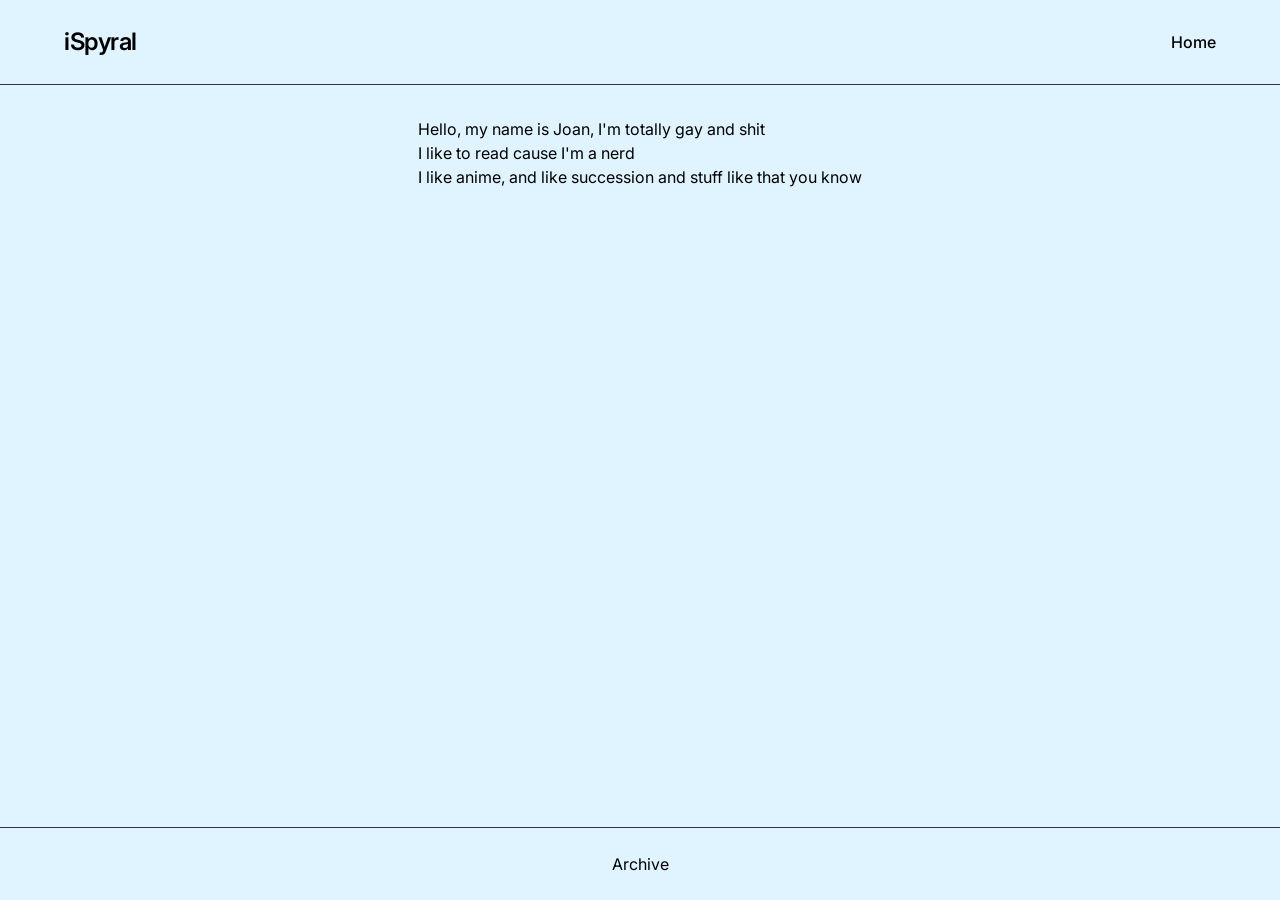
<file: about.html>
<!DOCTYPE html>
<html lang="en">
<head>
    <meta charset="UTF-8">
    <meta name="viewport" content="width=device-width, initial-scale=1.0">
    <title>About</title>
    <link rel="preconnect" href="https://fonts.googleapis.com">
    <link rel="preconnect" href="https://fonts.gstatic.com" crossorigin>
    <link
        href="https://fonts.googleapis.com/css2?family=Inter:wght@400;500;600&family=Merriweather:ital,wght@0,400;0,700;1,400&display=swap"
        rel="stylesheet">
    <link rel="stylesheet" href="normalizedStyle.css">
    <link rel="stylesheet" href="style.css">
</head>
<body>
    <header class="header">
        <div class="header-inner">
            <div class="siteLogo"><a href="../index.html">iSpyral</a></div>
            <nav class="navigators">
                <ul>
                    <li><a href="../index.html">Home</a></li>
                </ul>
            </nav>
        </div>
    </header>

    <main class="container">
    <p>Hello, my name is Joan, I'm totally gay and shit</p>
    <p>I like to read cause I'm a nerd</p>
    <p>I like anime, and like succession and stuff like that you know</p>
    </main>



    <footer class="footer">
        <div class="footer-inner">
            <a href="archive.html">Archive</a>
        </div>
    </footer>
</body>
</html>
</file>
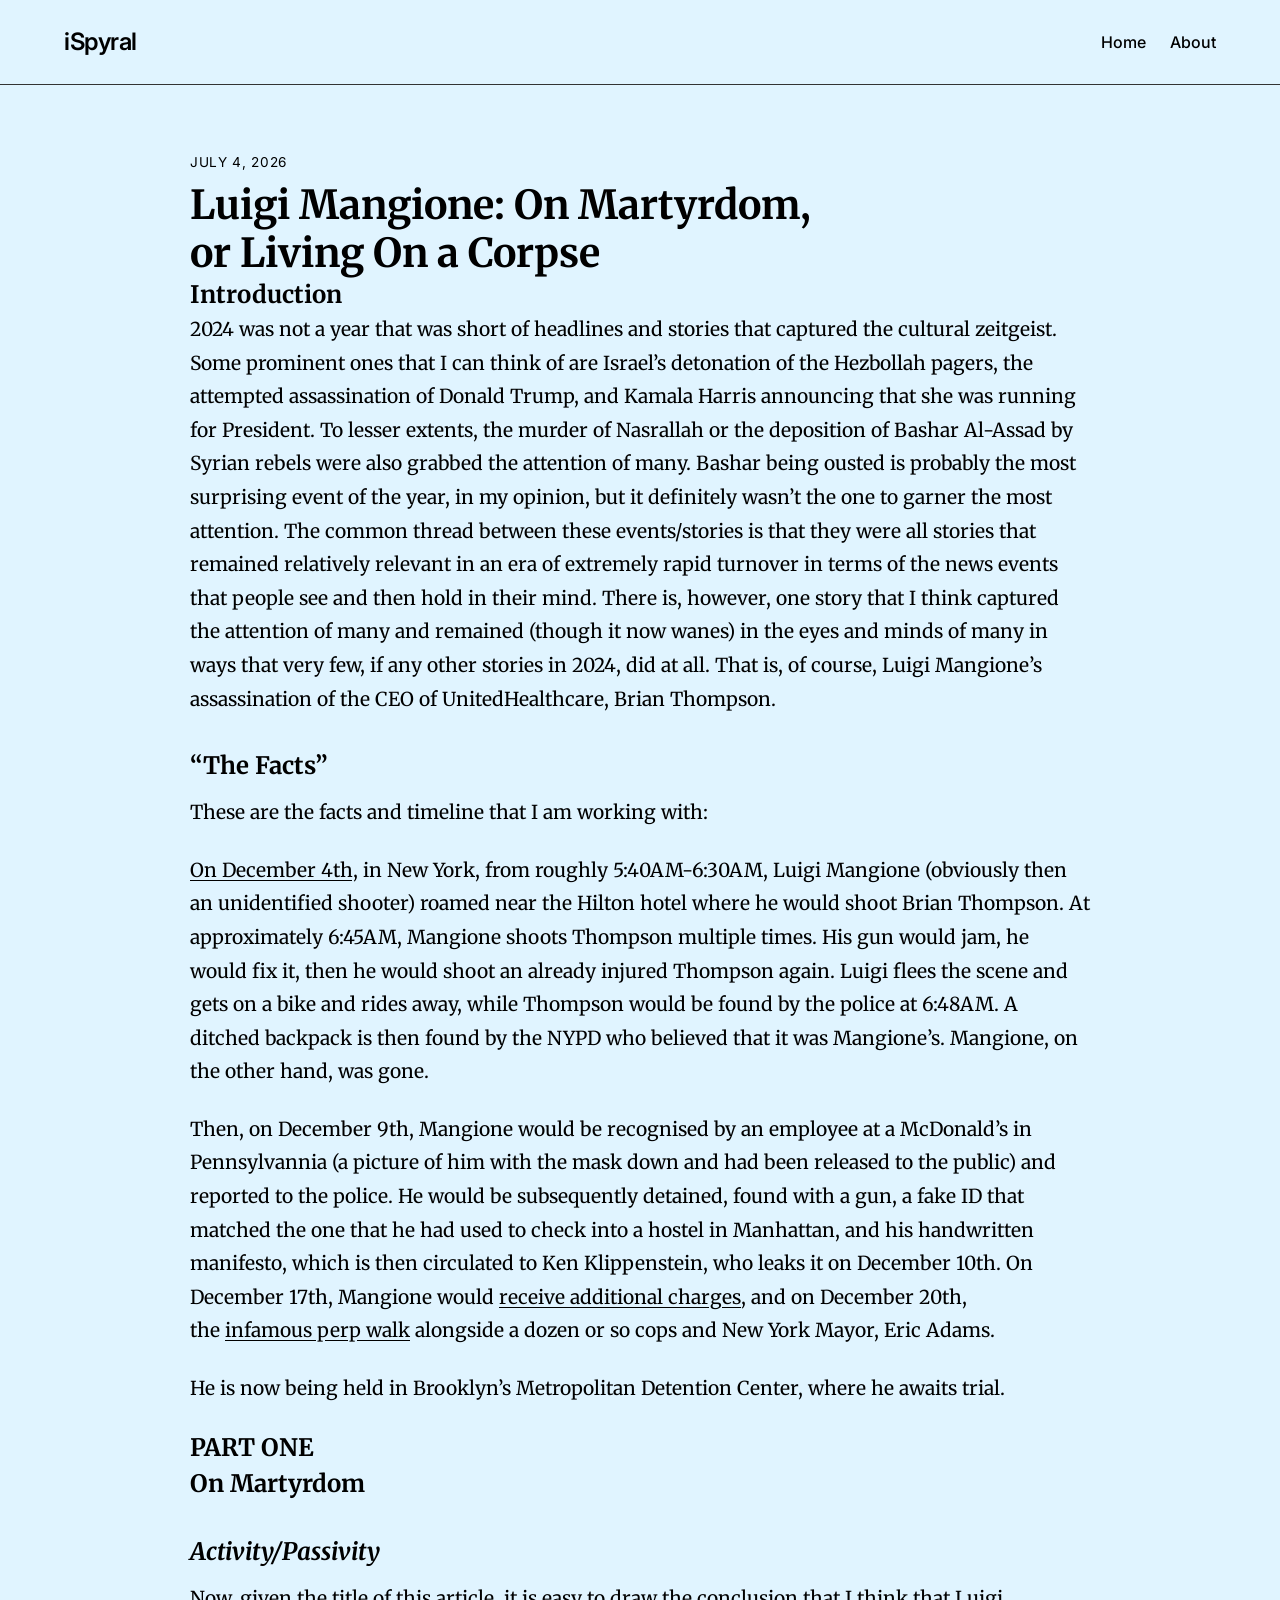
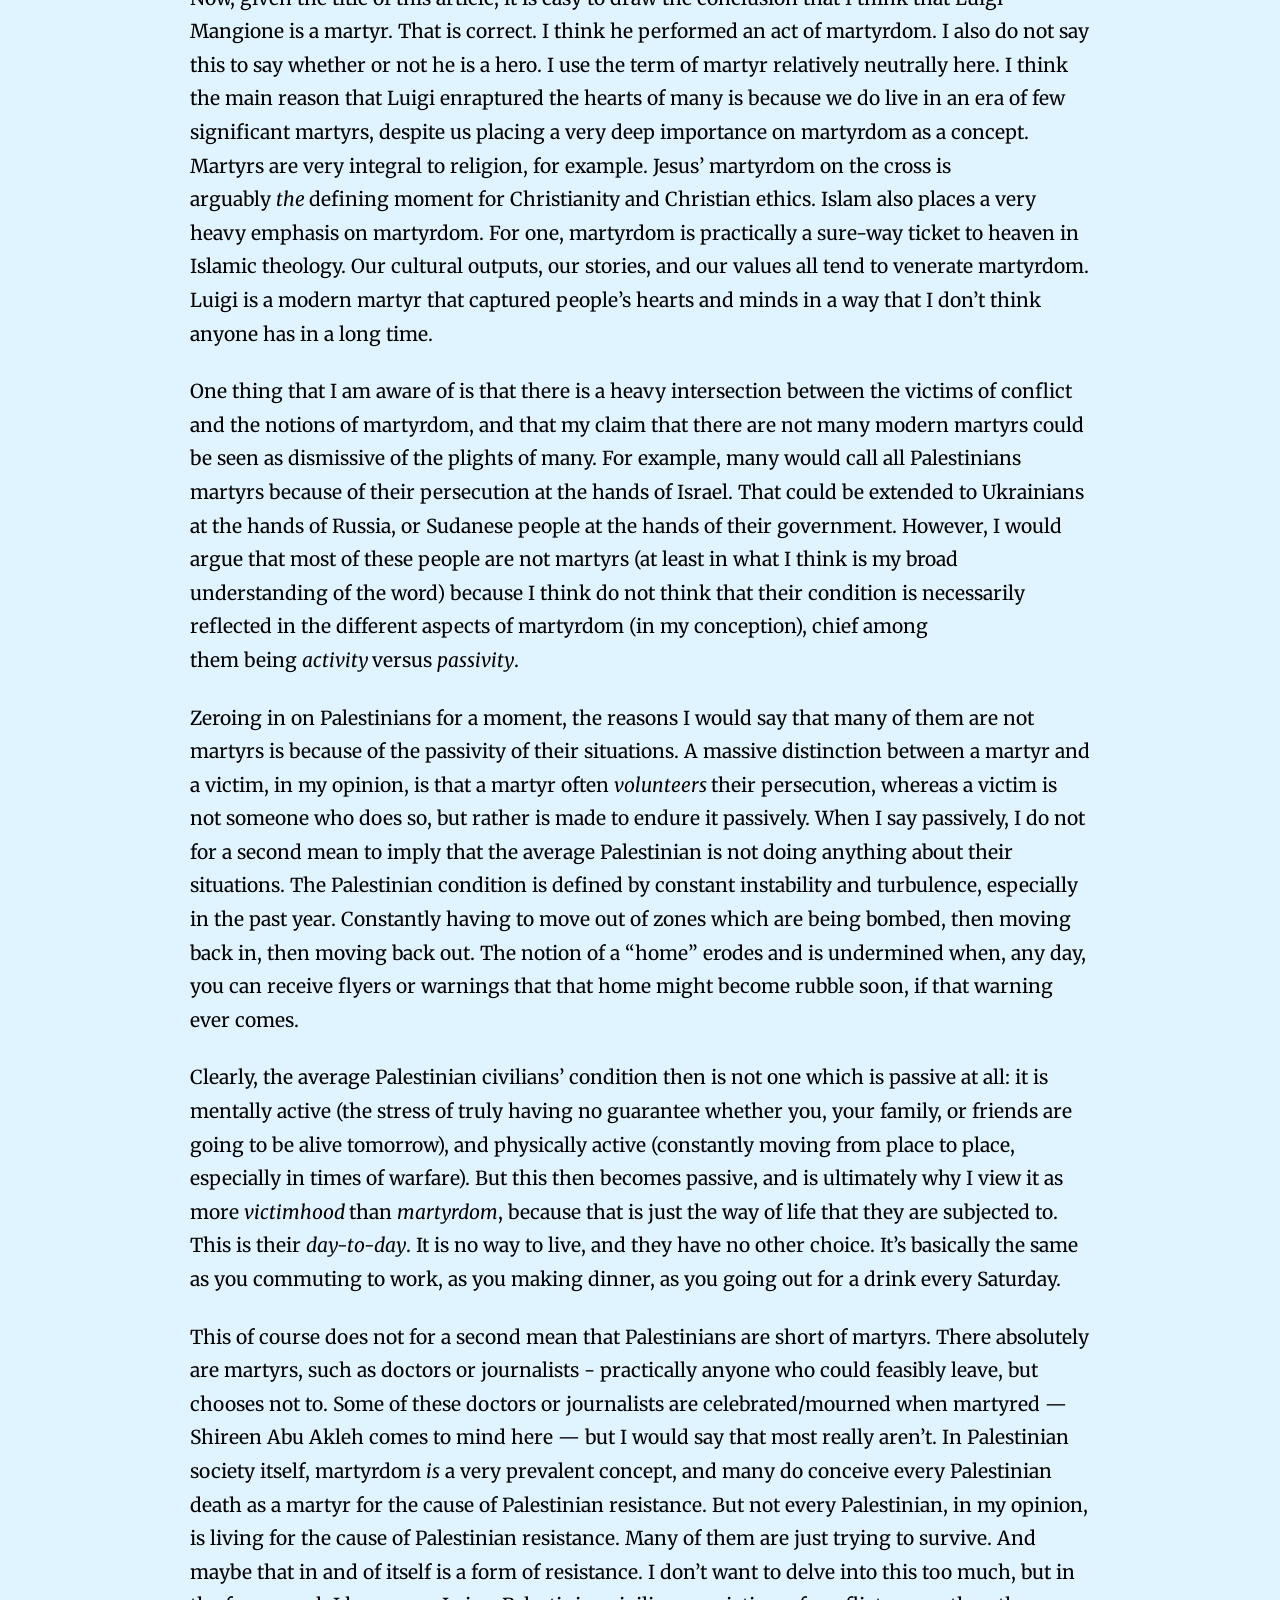
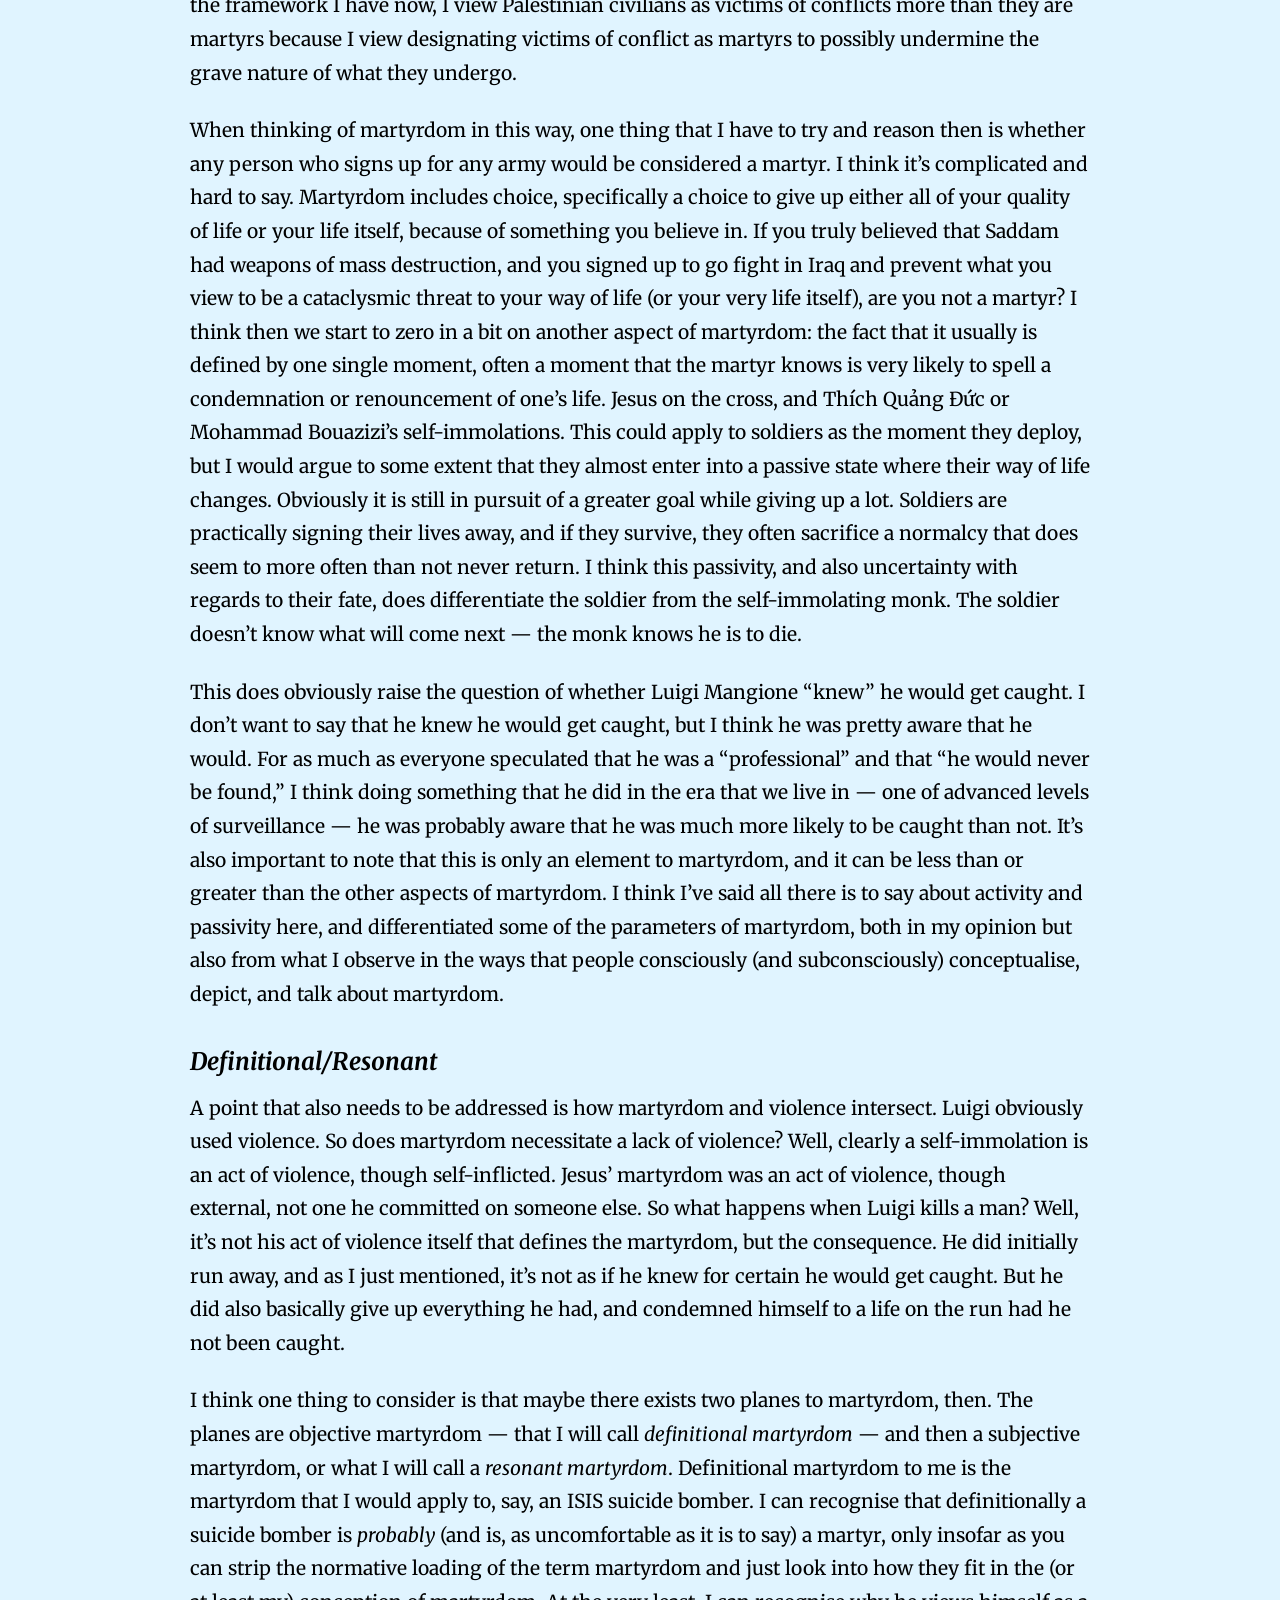
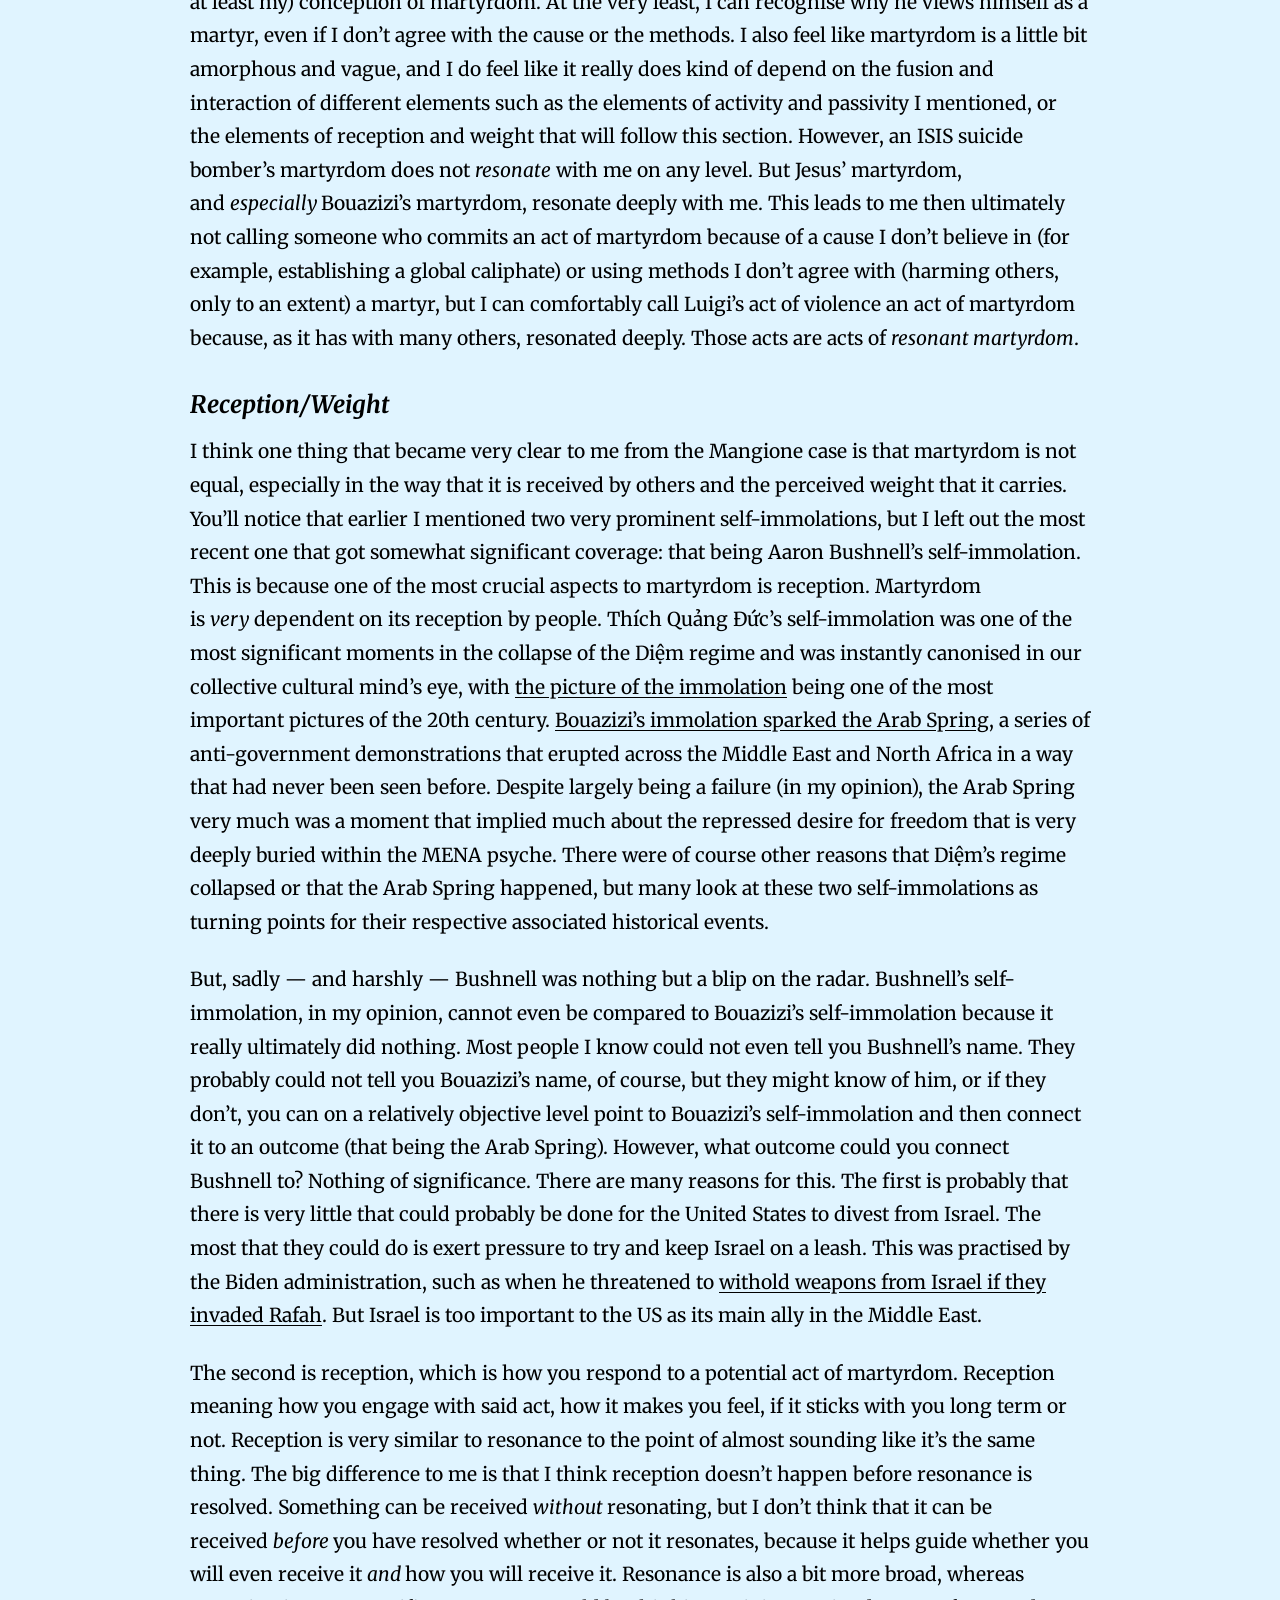
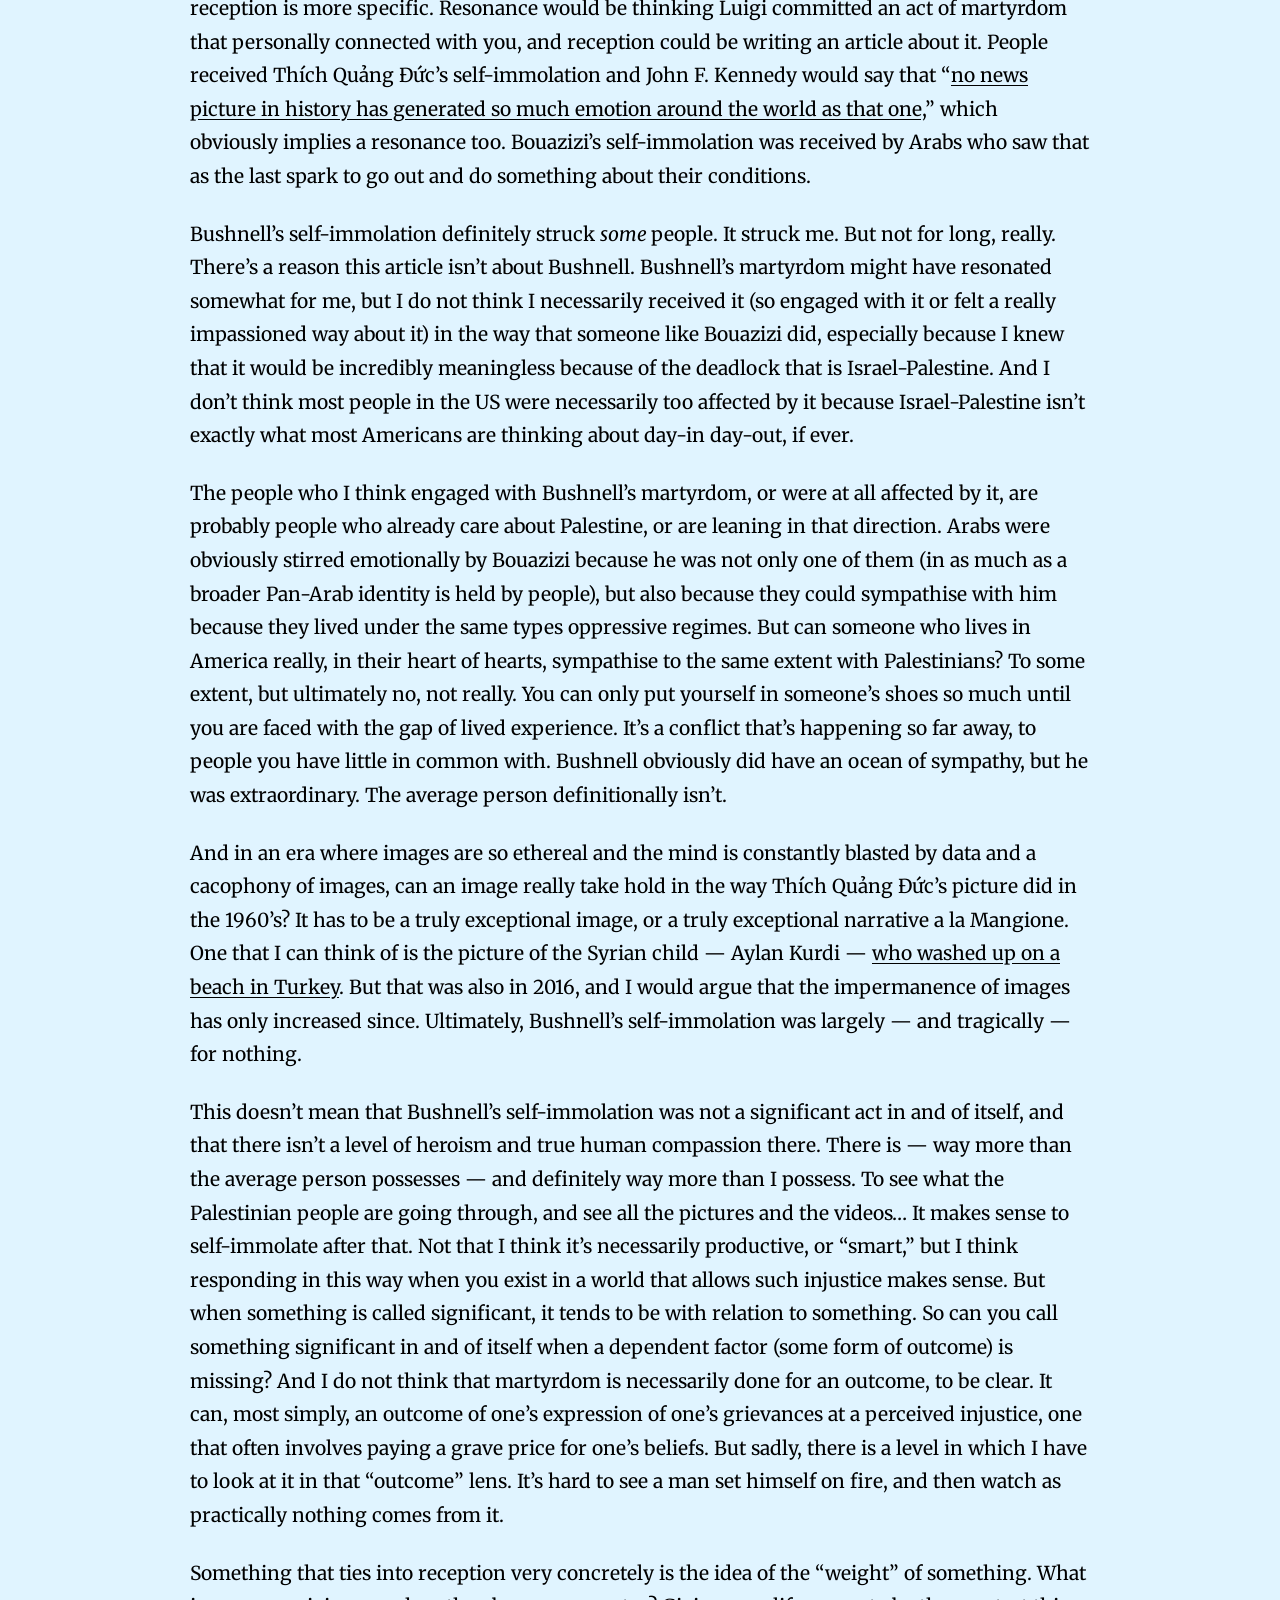
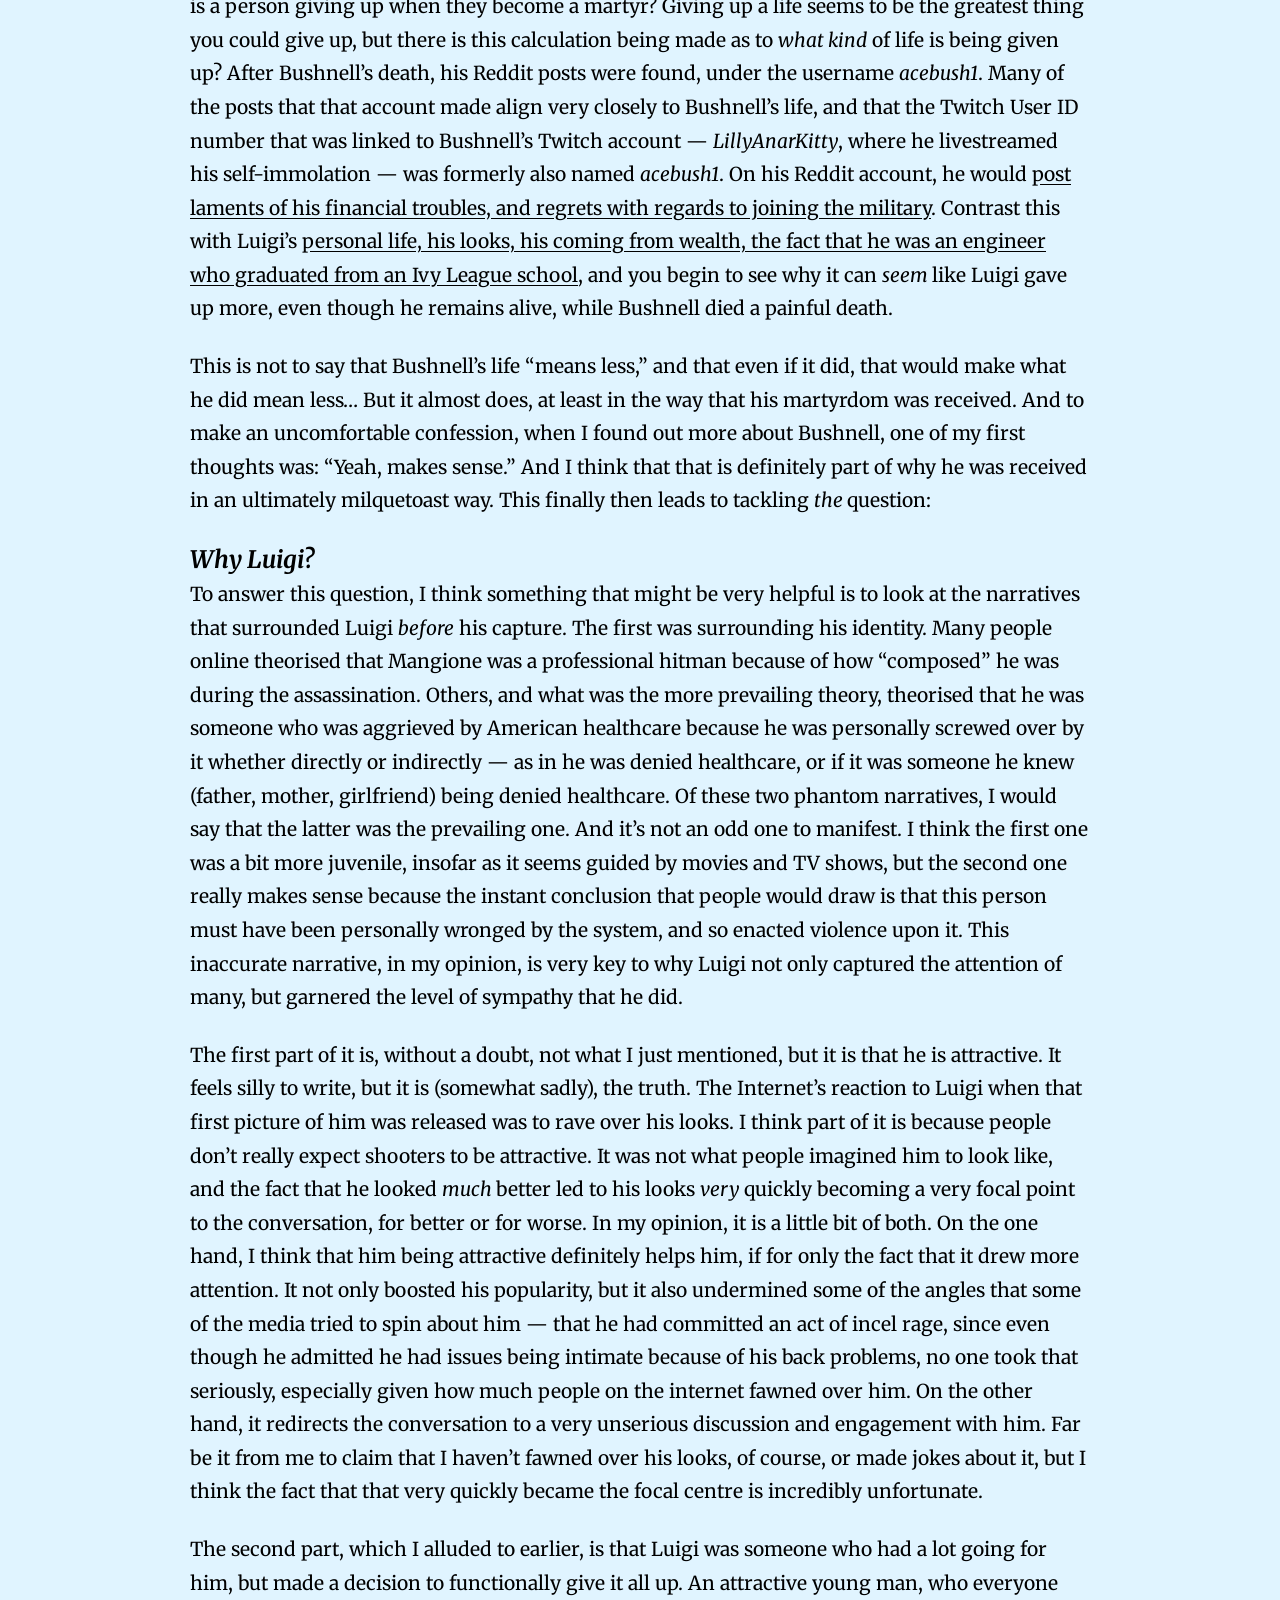
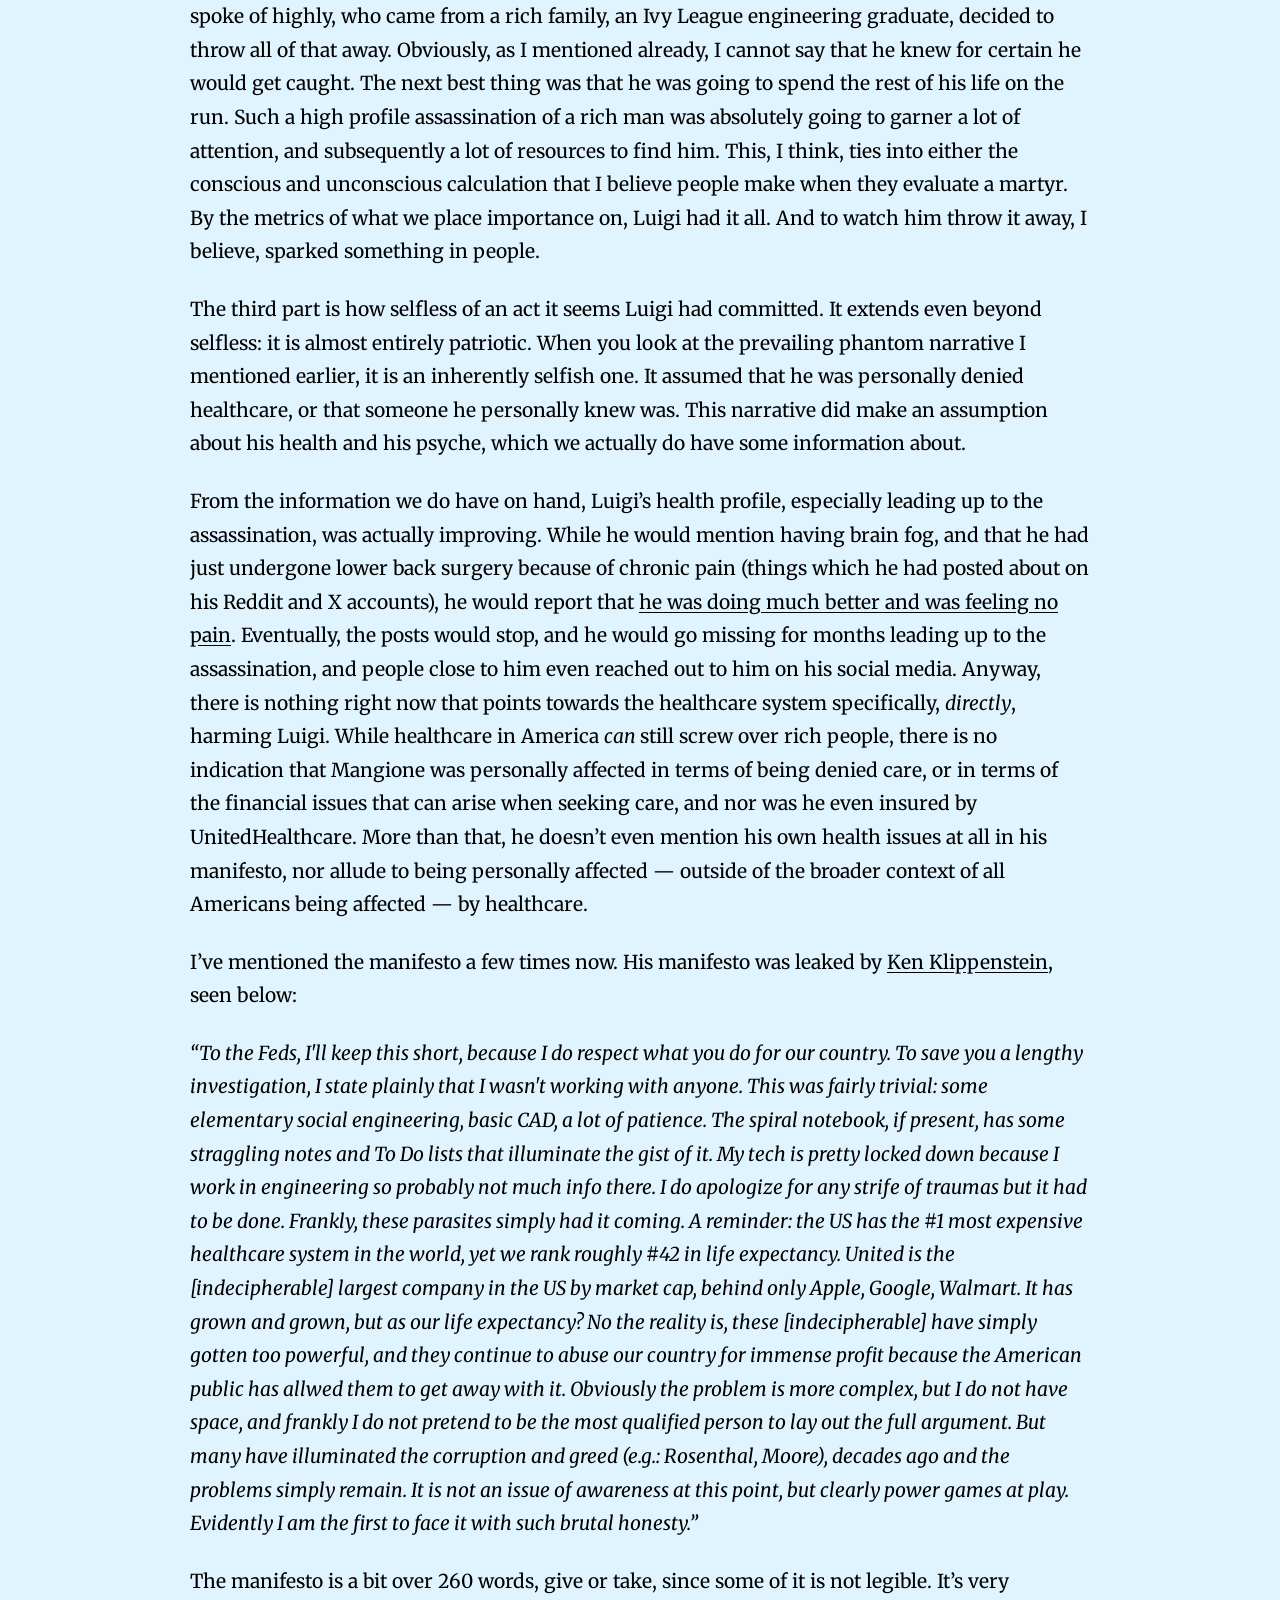
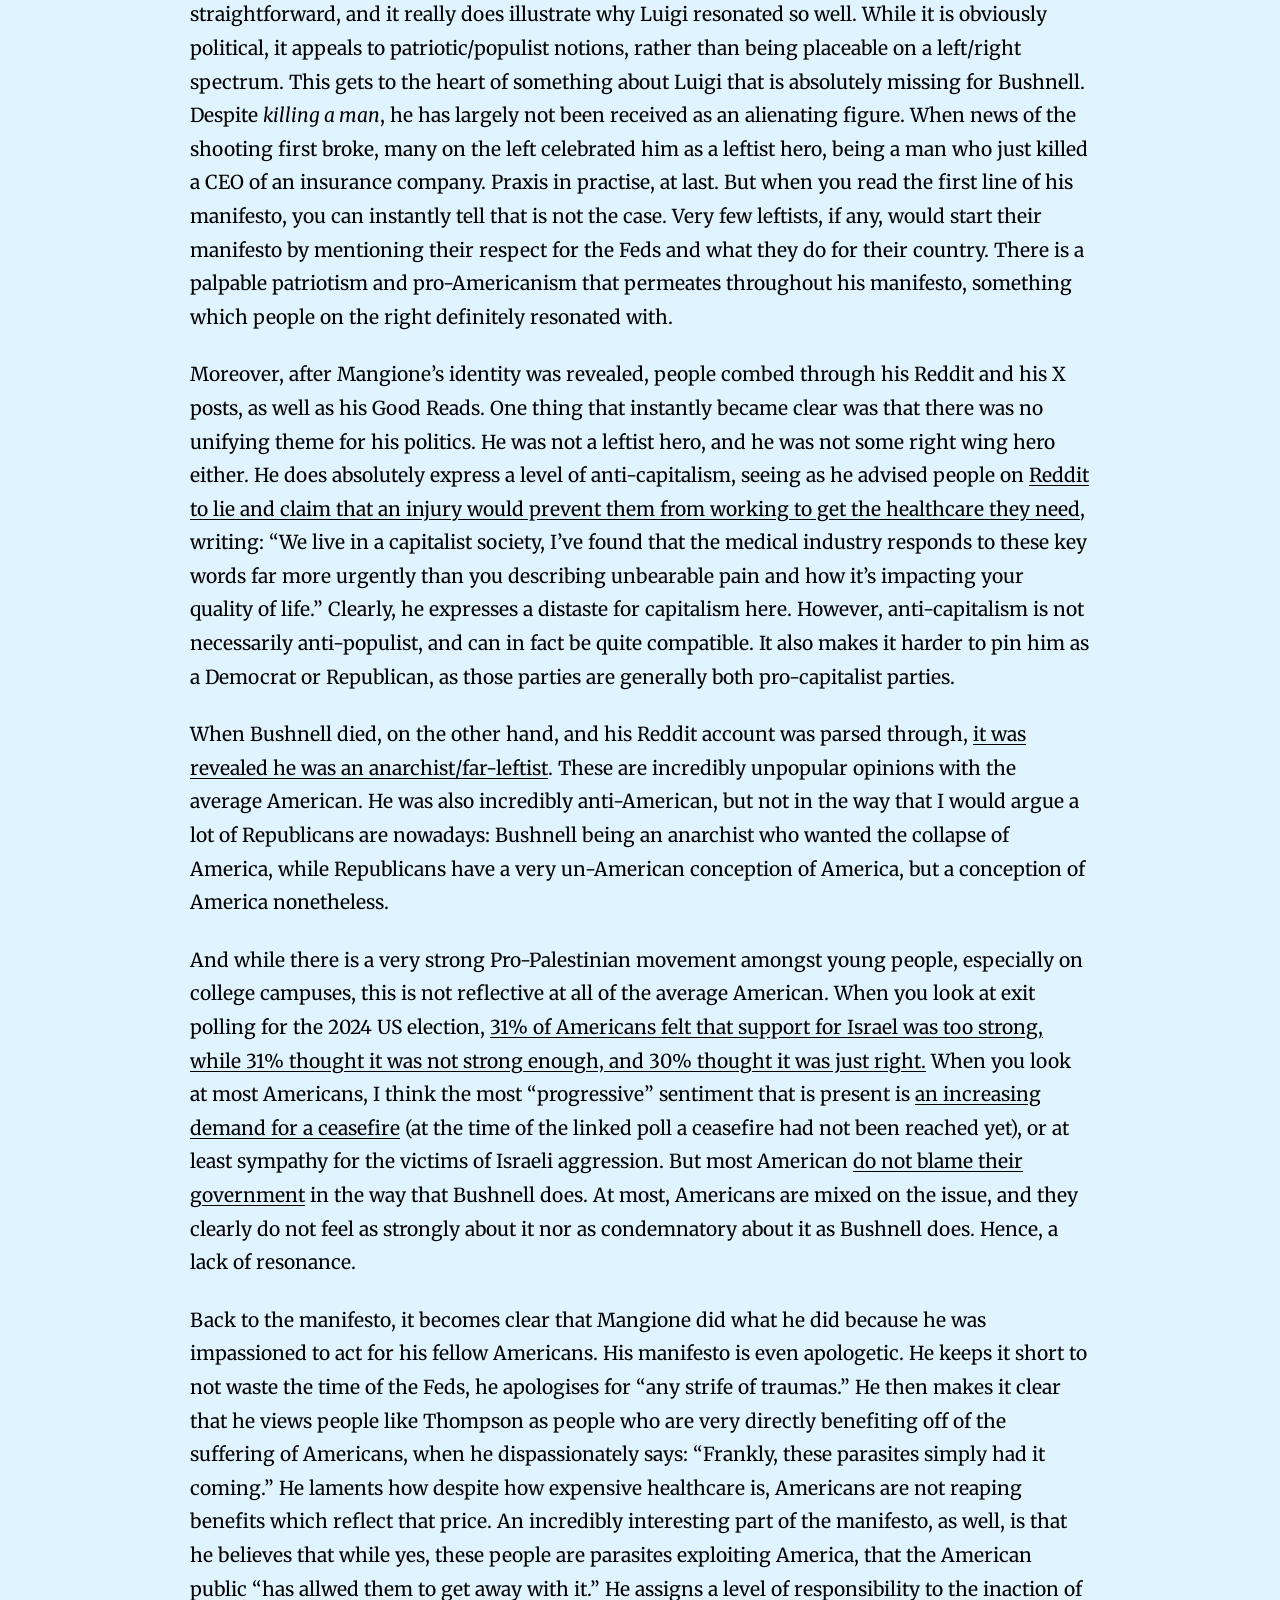
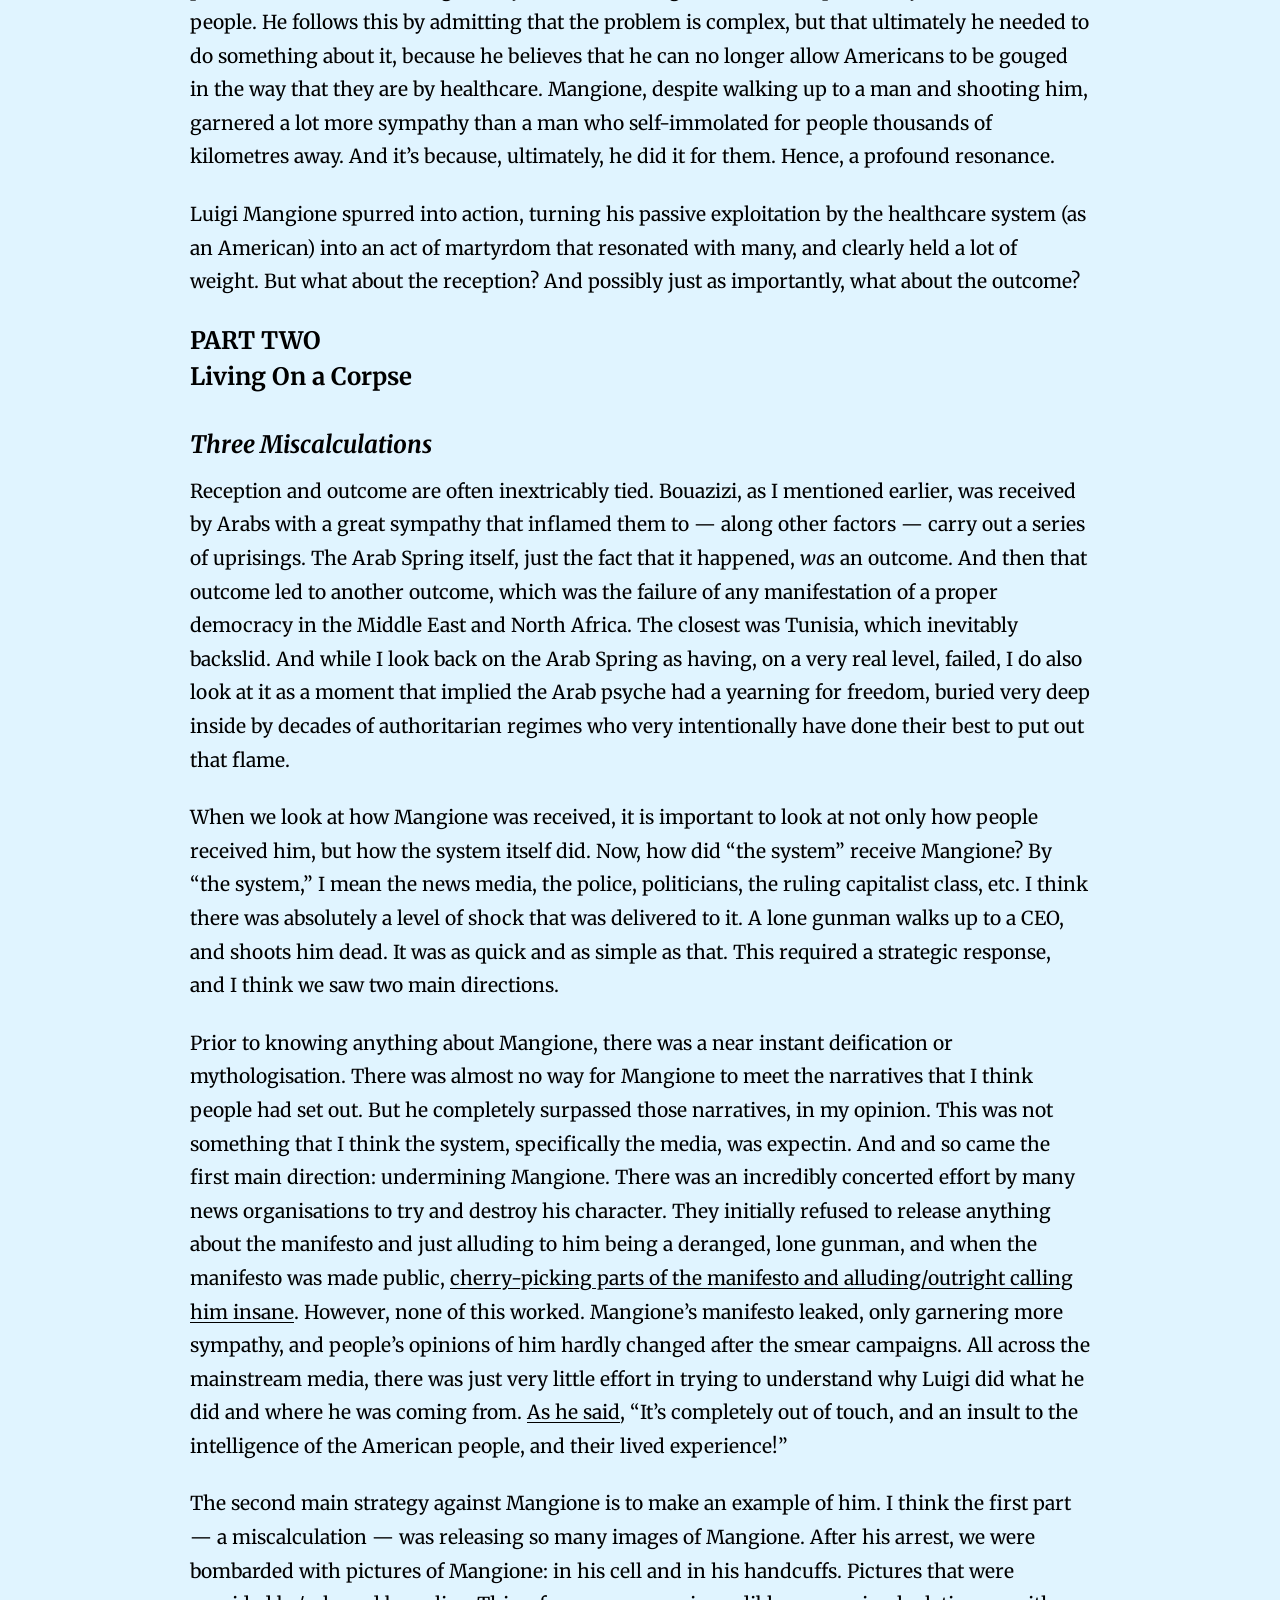
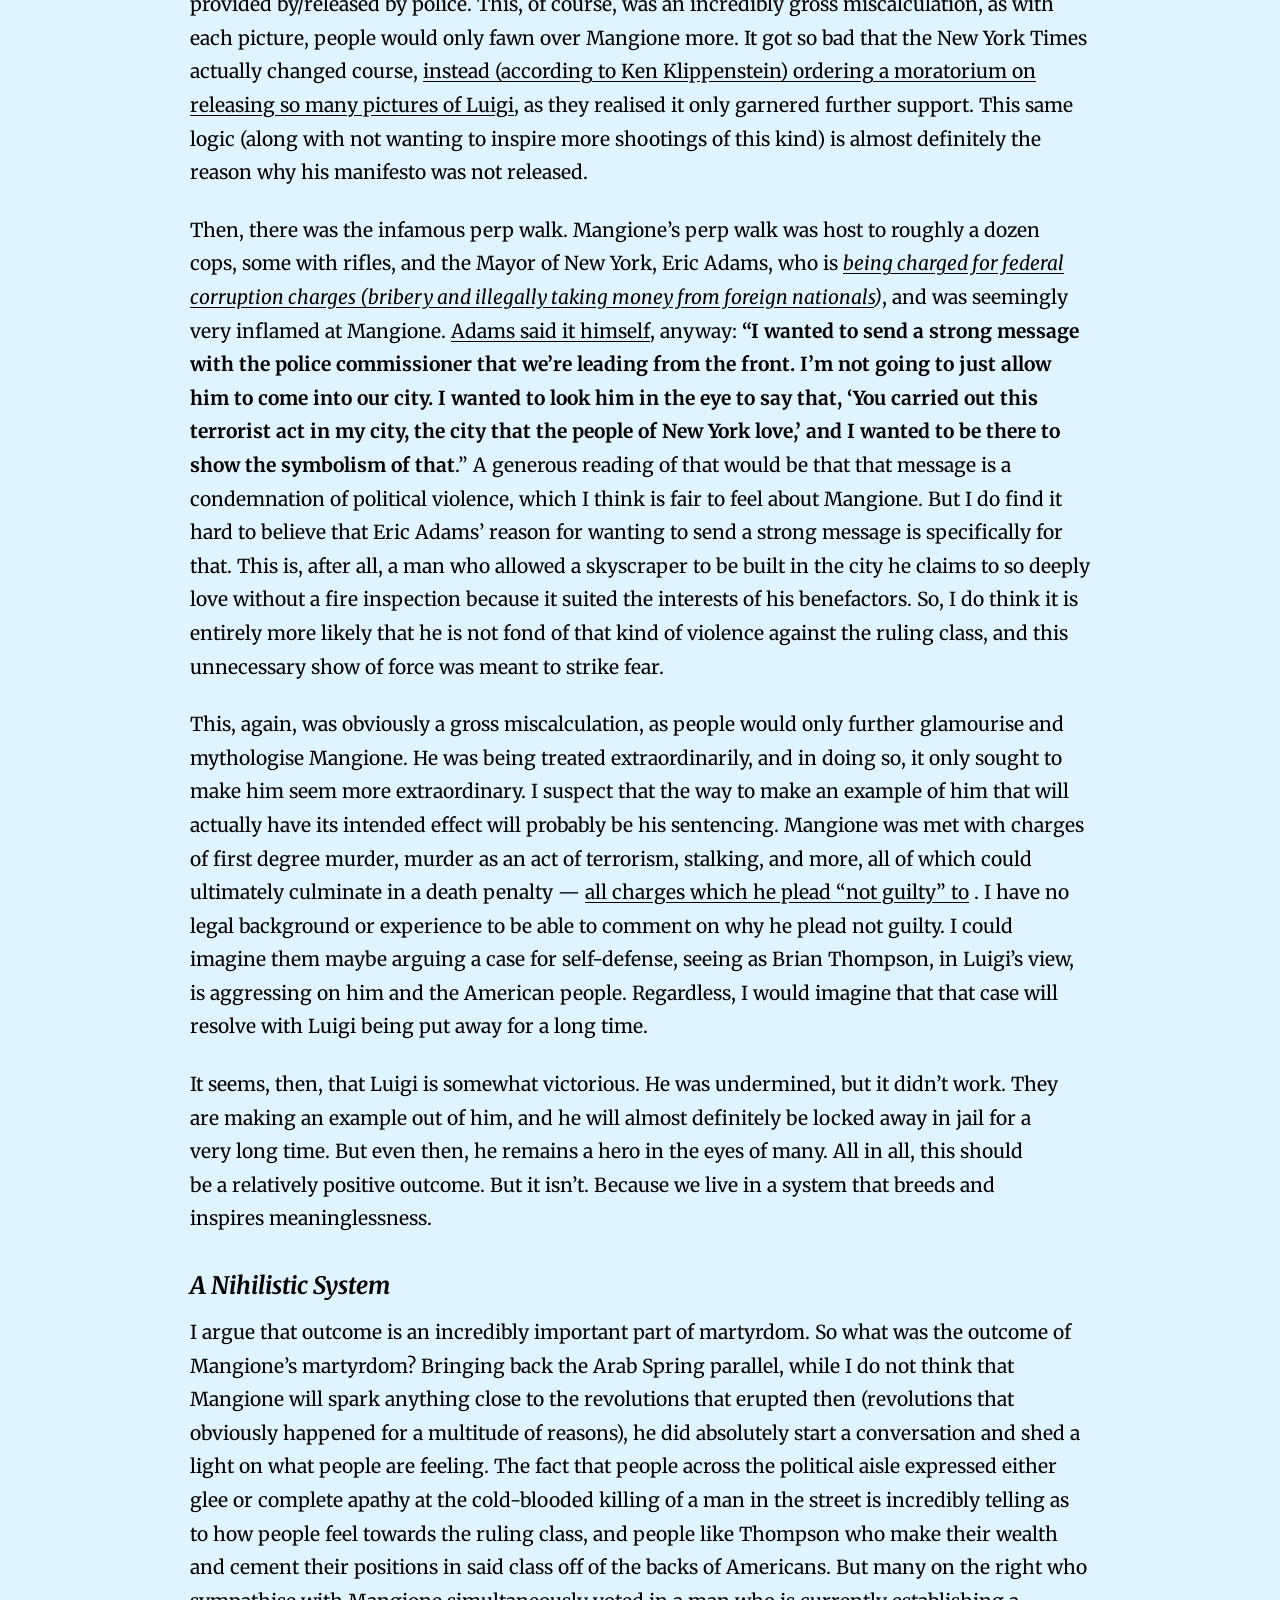
<file: posts/post1.html>
<!DOCTYPE html>
<html lang="en">

<head>
    <meta charset="UTF-8">
    <meta name="viewport" content="width=device-width, initial-scale=1.0">
    <title>Luigi Mangione - iSpyral</title>
    <link rel="preconnect" href="https://fonts.googleapis.com">
    <link rel="preconnect" href="https://fonts.gstatic.com" crossorigin>
    <link
        href="https://fonts.googleapis.com/css2?family=Inter:wght@400;500;600&family=Merriweather:ital,wght@0,400;0,700;1,400&display=swap"
        rel="stylesheet">
    <link rel="stylesheet" href="../normalizedStyle.css">
    <link rel="stylesheet" href="../style.css">
</head>

<body data-tags="long society politics">

    <header class="header">
        <div class="header-inner">
            <div class="siteLogo"><a href="../index.html">iSpyral</a></div>
            <nav class="navigators">
                <ul>
                    <li><a href="../index.html">Home</a></li>
                    <li><a href="../about.html">About</a></li>
                </ul>
            </nav>
        </div>
    </header>

    <main class="container">
        <article class="single-post">
            <header class="single-post-header">
                <span class="post-date">July 4, 2026</span>
                <h1 class="single-post-title">Luigi Mangione: On Martyrdom, or Living On a Corpse</h1>
            </header>

            <div class="post-content">

                <h2><strong>Introduction</strong></h2>
                <p>2024 was not a year that was short of headlines and stories that captured the cultural zeitgeist.
                    Some prominent ones that I can think of are Israel&rsquo;s detonation of the Hezbollah pagers, the
                    attempted assassination of Donald Trump, and Kamala Harris announcing that she was running for
                    President. To lesser extents, the murder of Nasrallah or the deposition of Bashar Al-Assad by Syrian
                    rebels were also grabbed the attention of many. Bashar being ousted is probably the most surprising
                    event of the year, in my opinion, but it definitely wasn&rsquo;t the one to garner the most
                    attention. The common thread between these events/stories is that they were all stories that
                    remained relatively relevant in an era of extremely rapid turnover in terms of the news events that
                    people see and then hold in their mind. There is, however, one story that I think captured the
                    attention of many and remained (though it now wanes) in the eyes and minds of many in ways that very
                    few, if any other stories in 2024, did at all. That is, of course, Luigi Mangione&rsquo;s
                    assassination of the CEO of UnitedHealthcare, Brian Thompson.</p>
                <h3><strong>&ldquo;The Facts&rdquo;</strong></h3>
                <p>These are the facts and timeline that I am working with:</p>
                <p><a
                        href="https://www.nytimes.com/interactive/2024/12/05/nyregion/unitedhealthcare-brian-thompson-shooting-maps-photos.html">On
                        December 4th,</a>&nbsp;in New York, from roughly 5:40AM-6:30AM, Luigi Mangione (obviously then
                    an unidentified shooter) roamed near the Hilton hotel where he would shoot Brian Thompson. At
                    approximately 6:45AM, Mangione shoots Thompson multiple times. His gun would jam, he would fix it,
                    then he would shoot an already injured Thompson again. Luigi flees the scene and gets on a bike and
                    rides away, while Thompson would be found by the police at 6:48AM. A ditched backpack is then found
                    by the NYPD who believed that it was Mangione&rsquo;s. Mangione, on the other hand, was gone.</p>
                <p>Then, on December 9th, Mangione would be recognised by an employee at a McDonald&rsquo;s in
                    Pennsylvannia (a picture of him with the mask down and had been released to the public) and reported
                    to the police. He would be subsequently detained, found with a gun, a fake ID that matched the one
                    that he had used to check into a hostel in Manhattan, and his handwritten manifesto, which is then
                    circulated to Ken Klippenstein, who leaks it on December 10th. On December 17th, Mangione
                    would&nbsp;<a
                        href="https://abcnews.go.com/US/unitedhealthcare-ceo-shooting-suspects-movements-timeline/story?id=116504579">receive
                        additional charges</a>, and on December 20th, the&nbsp;<a
                        href="https://www.nytimes.com/2024/12/20/nyregion/luigi-mangione-eric-adams.html">infamous perp
                        walk</a>&nbsp;alongside a dozen or so cops and New York Mayor, Eric Adams.</p>
                <p>He is now being held in Brooklyn&rsquo;s Metropolitan Detention Center, where he awaits trial.</p>
                <h2><strong>PART ONE</strong></h2>
                <h2><strong>On Martyrdom</strong></h2>
                <h3><em><strong>Activity/Passivity</strong></em></h3>
                <p>Now, given the title of this article, it is easy to draw the conclusion that I think that Luigi
                    Mangione is a martyr. That is correct. I think he performed an act of martyrdom. I also do not say
                    this to say whether or not he is a hero. I use the term of martyr relatively neutrally here. I think
                    the main reason that Luigi enraptured the hearts of many is because we do live in an era of few
                    significant martyrs, despite us placing a very deep importance on martyrdom as a concept. Martyrs
                    are very integral to religion, for example. Jesus&rsquo; martyrdom on the cross is
                    arguably&nbsp;<em>the&nbsp;</em>defining moment for Christianity and Christian ethics. Islam also
                    places a very heavy emphasis on martyrdom. For one, martyrdom is practically a sure-way ticket to
                    heaven in Islamic theology. Our cultural outputs, our stories, and our values all tend to venerate
                    martyrdom. Luigi is a modern martyr that captured people&rsquo;s hearts and minds in a way that I
                    don&rsquo;t think anyone has in a long time.</p>
                <p>One thing that I am aware of is that there is a heavy intersection between the victims of conflict
                    and the notions of martyrdom, and that my claim that there are not many modern martyrs could be seen
                    as dismissive of the plights of many. For example, many would call all Palestinians martyrs because
                    of their persecution at the hands of Israel. That could be extended to Ukrainians at the hands of
                    Russia, or Sudanese people at the hands of their government. However, I would argue that most of
                    these people are not martyrs (at least in what I think is my broad understanding of the word)
                    because I think do not think that their condition is necessarily reflected in the different aspects
                    of martyrdom (in my conception), chief among them
                    being&nbsp;<em>activity&nbsp;</em>versus&nbsp;<em>passivity</em>.</p>
                <p>Zeroing in on Palestinians for a moment, the reasons I would say that many of them are not martyrs is
                    because of the passivity of their situations. A massive distinction between a martyr and a victim,
                    in my opinion, is that a martyr often&nbsp;<em>volunteers&nbsp;</em>their persecution, whereas a
                    victim is not someone who does so, but rather is made to endure it passively. When I say passively,
                    I do not for a second mean to imply that the average Palestinian is not doing anything about their
                    situations. The Palestinian condition is defined by constant instability and turbulence, especially
                    in the past year. Constantly having to move out of zones which are being bombed, then moving back
                    in, then moving back out. The notion of a &ldquo;home&rdquo; erodes and is undermined when, any day,
                    you can receive flyers or warnings that that home might become rubble soon, if that warning ever
                    comes.</p>
                <p>Clearly, the average Palestinian civilians&rsquo; condition then is not one which is passive at all:
                    it is mentally active (the stress of truly having no guarantee whether you, your family, or friends
                    are going to be alive tomorrow), and physically active (constantly moving from place to place,
                    especially in times of warfare). But this then becomes passive, and is ultimately why I view it as
                    more&nbsp;<em>victimhood&nbsp;</em>than&nbsp;<em>martyrdom</em>, because that is just the way of
                    life that they are subjected to. This is their&nbsp;<em>day-to-day</em>. It is no way to live, and
                    they have no other choice. It&rsquo;s basically the same as you commuting to work, as you making
                    dinner, as you going out for a drink every Saturday.</p>
                <p>This of course does not for a second mean that Palestinians are short of martyrs. There absolutely
                    are martyrs, such as doctors or journalists - practically anyone who could feasibly leave, but
                    chooses not to. Some of these doctors or journalists are celebrated/mourned when martyred &mdash;
                    Shireen Abu Akleh comes to mind here &mdash; but I would say that most really aren&rsquo;t. In
                    Palestinian society itself, martyrdom&nbsp;<em>is</em>&nbsp;a very prevalent concept, and many do
                    conceive every Palestinian death as a martyr for the cause of Palestinian resistance. But not every
                    Palestinian, in my opinion, is living for the cause of Palestinian resistance. Many of them are just
                    trying to survive. And maybe that in and of itself is a form of resistance. I don&rsquo;t want to
                    delve into this too much, but in the framework I have now, I view Palestinian civilians as victims
                    of conflicts more than they are martyrs because I view designating victims of conflict as martyrs to
                    possibly undermine the grave nature of what they undergo.</p>
                <p>When thinking of martyrdom in this way, one thing that I have to try and reason then is whether any
                    person who signs up for any army would be considered a martyr. I think it&rsquo;s complicated and
                    hard to say. Martyrdom includes choice, specifically a choice to give up either all of your quality
                    of life or your life itself, because of something you believe in. If you truly believed that Saddam
                    had weapons of mass destruction, and you signed up to go fight in Iraq and prevent what you view to
                    be a cataclysmic threat to your way of life (or your very life itself), are you not a martyr? I
                    think then we start to zero in a bit on another aspect of martyrdom: the fact that it usually is
                    defined by one single moment, often a moment that the martyr knows is very likely to spell a
                    condemnation or renouncement of one&rsquo;s life. Jesus on the cross, and Th&iacute;ch Quảng Đức or
                    Mohammad Bouazizi&rsquo;s self-immolations. This could apply to soldiers as the moment they deploy,
                    but I would argue to some extent that they almost enter into a passive state where their way of life
                    changes. Obviously it is still in pursuit of a greater goal while giving up a lot. Soldiers are
                    practically signing their lives away, and if they survive, they often sacrifice a normalcy that does
                    seem to more often than not never return. I think this passivity, and also uncertainty with regards
                    to their fate, does differentiate the soldier from the self-immolating monk. The soldier
                    doesn&rsquo;t know what will come next &mdash; the monk knows he is to die.</p>
                <p>This does obviously raise the question of whether Luigi Mangione &ldquo;knew&rdquo; he would get
                    caught. I don&rsquo;t want to say that he knew he would get caught, but I think he was pretty aware
                    that he would. For as much as everyone speculated that he was a &ldquo;professional&rdquo; and that
                    &ldquo;he would never be found,&rdquo; I think doing something that he did in the era that we live
                    in &mdash; one of advanced levels of surveillance &mdash; he was probably aware that he was much
                    more likely to be caught than not. It&rsquo;s also important to note that this is only an element to
                    martyrdom, and it can be less than or greater than the other aspects of martyrdom. I think
                    I&rsquo;ve said all there is to say about activity and passivity here, and differentiated some of
                    the parameters of martyrdom, both in my opinion but also from what I observe in the ways that people
                    consciously (and subconsciously) conceptualise, depict, and talk about martyrdom.</p>
                <h3><em><strong>Definitional/Resonant</strong></em></h3>
                <p>A point that also needs to be addressed is how martyrdom and violence intersect. Luigi obviously used
                    violence. So does martyrdom necessitate a lack of violence? Well, clearly a self-immolation is an
                    act of violence, though self-inflicted. Jesus&rsquo; martyrdom was an act of violence, though
                    external, not one he committed on someone else. So what happens when Luigi kills a man? Well,
                    it&rsquo;s not his act of violence itself that defines the martyrdom, but the consequence. He did
                    initially run away, and as I just mentioned, it&rsquo;s not as if he knew for certain he would get
                    caught. But he did also basically give up everything he had, and condemned himself to a life on the
                    run had he not been caught.</p>
                <p>I think one thing to consider is that maybe there exists two planes to martyrdom, then. The planes
                    are objective martyrdom &mdash; that I will call&nbsp;<em>definitional martyrdom</em>&nbsp;&mdash;
                    and then a subjective martyrdom, or what I will call a&nbsp;<em>resonant martyrdom</em>.
                    Definitional martyrdom to me is the martyrdom that I would apply to, say, an ISIS suicide bomber. I
                    can recognise that definitionally a suicide bomber is&nbsp;<em>probably</em>&nbsp;(and is, as
                    uncomfortable as it is to say) a martyr, only insofar as you can strip the normative loading of the
                    term martyrdom and just look into how they fit in the (or at least my) conception of martyrdom. At
                    the very least, I can recognise why he views himself as a martyr, even if I don&rsquo;t agree with
                    the cause or the methods. I also feel like martyrdom is a little bit amorphous and vague, and I do
                    feel like it really does kind of depend on the fusion and interaction of different elements such as
                    the elements of activity and passivity I mentioned, or the elements of reception and weight that
                    will follow this section. However, an ISIS suicide bomber&rsquo;s martyrdom does
                    not&nbsp;<em>resonate</em>&nbsp;with me on any level. But Jesus&rsquo; martyrdom,
                    and&nbsp;<em>especially&nbsp;</em>Bouazizi&rsquo;s martyrdom, resonate deeply with me. This leads to
                    me then ultimately not calling someone who commits an act of martyrdom because of a cause I
                    don&rsquo;t believe in (for example, establishing a global caliphate) or using methods I don&rsquo;t
                    agree with (harming others, only to an extent) a martyr, but I can comfortably call Luigi&rsquo;s
                    act of violence an act of martyrdom because, as it has with many others, resonated deeply. Those
                    acts are acts of&nbsp;<em>resonant martyrdom</em>.</p>
                <h3><em><strong>Reception/Weight</strong></em></h3>
                <p>I think one thing that became very clear to me from the Mangione case is that martyrdom is not equal,
                    especially in the way that it is received by others and the perceived weight that it carries.
                    You&rsquo;ll notice that earlier I mentioned two very prominent self-immolations, but I left out the
                    most recent one that got somewhat significant coverage: that being Aaron Bushnell&rsquo;s
                    self-immolation. This is because one of the most crucial aspects to martyrdom is reception.
                    Martyrdom is&nbsp;<em>very</em>&nbsp;dependent on its reception by people. Th&iacute;ch Quảng
                    Đức&rsquo;s self-immolation was one of the most significant moments in the collapse of the Diệm
                    regime and was instantly canonised in our collective cultural mind&rsquo;s eye, with&nbsp;<a
                        href="https://upload.wikimedia.org/wikipedia/commons/0/0f/Self-immolation_of_Thich_Quang_Duc.jpg">the
                        picture of the immolation</a>&nbsp;being one of the most important pictures of the 20th
                    century.&nbsp;<a href="https://www.nytimes.com/2011/01/22/world/africa/22sidi.html">Bouazizi&rsquo;s
                        immolation sparked the Arab Spring</a>, a series of anti-government demonstrations that erupted
                    across the Middle East and North Africa in a way that had never been seen before. Despite largely
                    being a failure (in my opinion), the Arab Spring very much was a moment that implied much about the
                    repressed desire for freedom that is very deeply buried within the MENA psyche. There were of course
                    other reasons that Diệm&rsquo;s regime collapsed or that the Arab Spring happened, but many look at
                    these two self-immolations as turning points for their respective associated historical events.</p>
                <p>But, sadly &mdash; and harshly &mdash; Bushnell was nothing but a blip on the radar. Bushnell&rsquo;s
                    self-immolation, in my opinion, cannot even be compared to Bouazizi&rsquo;s self-immolation because
                    it really ultimately did nothing. Most people I know could not even tell you Bushnell&rsquo;s name.
                    They probably could not tell you Bouazizi&rsquo;s name, of course, but they might know of him, or if
                    they don&rsquo;t, you can on a relatively objective level point to Bouazizi&rsquo;s self-immolation
                    and then connect it to an outcome (that being the Arab Spring). However, what outcome could you
                    connect Bushnell to? Nothing of significance. There are many reasons for this. The first is probably
                    that there is very little that could probably be done for the United States to divest from Israel.
                    The most that they could do is exert pressure to try and keep Israel on a leash. This was practised
                    by the Biden administration, such as when he threatened to&nbsp;<a
                        href="https://www.nytimes.com/2024/05/08/world/middleeast/israel-hamas-rafah-ceasefire.html">withold
                        weapons from Israel if they invaded Rafah</a>. But Israel is too important to the US as its main
                    ally in the Middle East.</p>
                <p>The second is reception, which is how you respond to a potential act of martyrdom. Reception meaning
                    how you engage with said act, how it makes you feel, if it sticks with you long term or not.
                    Reception is very similar to resonance to the point of almost sounding like it&rsquo;s the same
                    thing. The big difference to me is that I think reception doesn&rsquo;t happen before resonance is
                    resolved. Something can be received&nbsp;<em>without&nbsp;</em>resonating, but I don&rsquo;t think
                    that it can be received&nbsp;<em>before&nbsp;</em>you have resolved whether or not it resonates,
                    because it helps guide whether you will even receive it&nbsp;<em>and&nbsp;</em>how you will receive
                    it. Resonance is also a bit more broad, whereas reception is more specific. Resonance would be
                    thinking Luigi committed an act of martyrdom that personally connected with you, and reception could
                    be writing an article about it. People received Th&iacute;ch Quảng Đức&rsquo;s self-immolation and
                    John F. Kennedy would say that &ldquo;<a
                        href="https://time.com/3791176/malcolm-browne-the-story-behind-the-burning-monk/">no news
                        picture in history has generated so much emotion around the world as that one,</a>&rdquo; which
                    obviously implies a resonance too. Bouazizi&rsquo;s self-immolation was received by Arabs who saw
                    that as the last spark to go out and do something about their conditions.</p>
                <p>Bushnell&rsquo;s self-immolation definitely struck&nbsp;<em>some&nbsp;</em>people. It struck me. But
                    not for long, really. There&rsquo;s a reason this article isn&rsquo;t about Bushnell.
                    Bushnell&rsquo;s martyrdom might have resonated somewhat for me, but I do not think I necessarily
                    received it (so engaged with it or felt a really impassioned way about it) in the way that someone
                    like Bouazizi did, especially because I knew that it would be incredibly meaningless because of the
                    deadlock that is Israel-Palestine. And I don&rsquo;t think most people in the US were necessarily
                    too affected by it because Israel-Palestine isn&rsquo;t exactly what most Americans are thinking
                    about day-in day-out, if ever.</p>
                <p>The people who I think engaged with Bushnell&rsquo;s martyrdom, or were at all affected by it, are
                    probably people who already care about Palestine, or are leaning in that direction. Arabs were
                    obviously stirred emotionally by Bouazizi because he was not only one of them (in as much as a
                    broader Pan-Arab identity is held by people), but also because they could sympathise with him
                    because they lived under the same types oppressive regimes. But can someone who lives in America
                    really, in their heart of hearts, sympathise to the same extent with Palestinians? To some extent,
                    but ultimately no, not really. You can only put yourself in someone&rsquo;s shoes so much until you
                    are faced with the gap of lived experience. It&rsquo;s a conflict that&rsquo;s happening so far
                    away, to people you have little in common with. Bushnell obviously did have an ocean of sympathy,
                    but he was extraordinary. The average person definitionally isn&rsquo;t.</p>
                <p>And in an era where images are so ethereal and the mind is constantly blasted by data and a cacophony
                    of images, can an image really take hold in the way Th&iacute;ch Quảng Đức&rsquo;s picture did in
                    the 1960&rsquo;s? It has to be a truly exceptional image, or a truly exceptional narrative a la
                    Mangione. One that I can think of is the picture of the Syrian child &mdash; Aylan Kurdi
                    &mdash;&nbsp;<a href="https://www.nytimes.com/2015/09/04/world/europe/syria-boy-drowning.html">who
                        washed up on a beach in Turkey</a>. But that was also in 2016, and I would argue that the
                    impermanence of images has only increased since. Ultimately, Bushnell&rsquo;s self-immolation was
                    largely &mdash; and tragically &mdash; for nothing.</p>
                <p>This doesn&rsquo;t mean that Bushnell&rsquo;s self-immolation was not a significant act in and of
                    itself, and that there isn&rsquo;t a level of heroism and true human compassion there. There is
                    &mdash; way more than the average person possesses &mdash; and definitely way more than I possess.
                    To see what the Palestinian people are going through, and see all the pictures and the
                    videos&hellip; It makes sense to self-immolate after that. Not that I think it&rsquo;s necessarily
                    productive, or &ldquo;smart,&rdquo; but I think responding in this way when you exist in a world
                    that allows such injustice makes sense. But when something is called significant, it tends to be
                    with relation to something. So can you call something significant in and of itself when a dependent
                    factor (some form of outcome) is missing? And I do not think that martyrdom is necessarily done for
                    an outcome, to be clear. It can, most simply, an outcome of one&rsquo;s expression of one&rsquo;s
                    grievances at a perceived injustice, one that often involves paying a grave price for one&rsquo;s
                    beliefs. But sadly, there is a level in which I have to look at it in that &ldquo;outcome&rdquo;
                    lens. It&rsquo;s hard to see a man set himself on fire, and then watch as practically nothing comes
                    from it.</p>
                <p>Something that ties into reception very concretely is the idea of the &ldquo;weight&rdquo; of
                    something. What is a person giving up when they become a martyr? Giving up a life seems to be the
                    greatest thing you could give up, but there is this calculation being made as to&nbsp;<em>what
                        kind</em>&nbsp;of life is being given up? After Bushnell&rsquo;s death, his Reddit posts were
                    found, under the username&nbsp;<em>acebush1</em>. Many of the posts that that account made align
                    very closely to Bushnell&rsquo;s life, and that the Twitch User ID number that was linked to
                    Bushnell&rsquo;s Twitch account &mdash;&nbsp;<em>LillyAnarKitty</em>, where he livestreamed his
                    self-immolation &mdash; was formerly also named&nbsp;<em>acebush1</em>. On his Reddit account, he
                    would&nbsp;<a
                        href="https://theintercept.com/2024/02/28/aaron-bushnell-reddit-fire-protest-israel-palestine/">post
                        laments of his financial troubles, and regrets with regards to joining the military</a>.
                    Contrast this with Luigi&rsquo;s&nbsp;<a
                        href="https://abcnews.go.com/US/unitedhealthcare-ceo-shooting-suspect/story?id=116460289">personal
                        life, his looks, his coming from wealth, the fact that he was an engineer who graduated from an
                        Ivy League school</a>, and you begin to see why it can&nbsp;<em>seem&nbsp;</em>like Luigi gave
                    up more, even though he remains alive, while Bushnell died a painful death.</p>
                <p>This is not to say that Bushnell&rsquo;s life &ldquo;means less,&rdquo; and that even if it did, that
                    would make what he did mean less&hellip; But it almost does, at least in the way that his martyrdom
                    was received. And to make an uncomfortable confession, when I found out more about Bushnell, one of
                    my first thoughts was: &ldquo;Yeah, makes sense.&rdquo; And I think that that is definitely part of
                    why he was received in an ultimately milquetoast way. This finally then leads to
                    tackling&nbsp;<em>the&nbsp;</em>question:</p>
                <h2><em><strong>Why Luigi?</strong></em></h2>
                <p>To answer this question, I think something that might be very helpful is to look at the narratives
                    that surrounded Luigi&nbsp;<em>before</em>&nbsp;his capture. The first was surrounding his identity.
                    Many people online theorised that Mangione was a professional hitman because of how
                    &ldquo;composed&rdquo; he was during the assassination. Others, and what was the more prevailing
                    theory, theorised that he was someone who was aggrieved by American healthcare because he was
                    personally screwed over by it whether directly or indirectly &mdash; as in he was denied healthcare,
                    or if it was someone he knew (father, mother, girlfriend) being denied healthcare. Of these two
                    phantom narratives, I would say that the latter was the prevailing one. And it&rsquo;s not an odd
                    one to manifest. I think the first one was a bit more juvenile, insofar as it seems guided by movies
                    and TV shows, but the second one really makes sense because the instant conclusion that people would
                    draw is that this person must have been personally wronged by the system, and so enacted violence
                    upon it. This inaccurate narrative, in my opinion, is very key to why Luigi not only captured the
                    attention of many, but garnered the level of sympathy that he did.</p>
                <p>The first part of it is, without a doubt, not what I just mentioned, but it is that he is attractive.
                    It feels silly to write, but it is (somewhat sadly), the truth. The Internet&rsquo;s reaction to
                    Luigi when that first picture of him was released was to rave over his looks. I think part of it is
                    because people don&rsquo;t really expect shooters to be attractive. It was not what people imagined
                    him to look like, and the fact that he looked&nbsp;<em>much&nbsp;</em>better led to his
                    looks&nbsp;<em>very</em>&nbsp;quickly becoming a very focal point to the conversation, for better or
                    for worse. In my opinion, it is a little bit of both. On the one hand, I think that him being
                    attractive definitely helps him, if for only the fact that it drew more attention. It not only
                    boosted his popularity, but it also undermined some of the angles that some of the media tried to
                    spin about him &mdash; that he had committed an act of incel rage, since even though he admitted he
                    had issues being intimate because of his back problems, no one took that seriously, especially given
                    how much people on the internet fawned over him. On the other hand, it redirects the conversation to
                    a very unserious discussion and engagement with him. Far be it from me to claim that I haven&rsquo;t
                    fawned over his looks, of course, or made jokes about it, but I think the fact that that very
                    quickly became the focal centre is incredibly unfortunate.</p>
                <p>The second part, which I alluded to earlier, is that Luigi was someone who had a lot going for him,
                    but made a decision to functionally give it all up. An attractive young man, who everyone spoke of
                    highly, who came from a rich family, an Ivy League engineering graduate, decided to throw all of
                    that away. Obviously, as I mentioned already, I cannot say that he knew for certain he would get
                    caught. The next best thing was that he was going to spend the rest of his life on the run. Such a
                    high profile assassination of a rich man was absolutely going to garner a lot of attention, and
                    subsequently a lot of resources to find him. This, I think, ties into either the conscious and
                    unconscious calculation that I believe people make when they evaluate a martyr. By the metrics of
                    what we place importance on, Luigi had it all. And to watch him throw it away, I believe, sparked
                    something in people.</p>
                <p>The third part is how selfless of an act it seems Luigi had committed. It extends even beyond
                    selfless: it is almost entirely patriotic. When you look at the prevailing phantom narrative I
                    mentioned earlier, it is an inherently selfish one. It assumed that he was personally denied
                    healthcare, or that someone he personally knew was. This narrative did make an assumption about his
                    health and his psyche, which we actually do have some information about.</p>
                <p>From the information we do have on hand, Luigi&rsquo;s health profile, especially leading up to the
                    assassination, was actually improving. While he would mention having brain fog, and that he had just
                    undergone lower back surgery because of chronic pain (things which he had posted about on his Reddit
                    and X accounts), he would report that&nbsp;<a
                        href="https://apnews.com/article/luigi-mangione-back-surgery-mental-health-35086d2e01089f53db7b95e7b6c683e4">he
                        was doing much better and was feeling no pain</a>. Eventually, the posts would stop, and he
                    would go missing for months leading up to the assassination, and people close to him even reached
                    out to him on his social media. Anyway, there is nothing right now that points towards the
                    healthcare system specifically,&nbsp;<em>directly</em>, harming Luigi. While healthcare in
                    America&nbsp;<em>can&nbsp;</em>still screw over rich people, there is no indication that Mangione
                    was personally affected in terms of being denied care, or in terms of the financial issues that can
                    arise when seeking care, and nor was he even insured by UnitedHealthcare. More than that, he
                    doesn&rsquo;t even mention his own health issues at all in his manifesto, nor allude to being
                    personally affected &mdash; outside of the broader context of all Americans being affected &mdash;
                    by healthcare.</p>
                <p>I&rsquo;ve mentioned the manifesto a few times now. His manifesto was leaked by&nbsp;<a
                        href="https://www.kenklippenstein.com/p/luigis-manifesto">Ken Klippenstein</a>, seen below:</p>
                <p><em>&ldquo;To the Feds, I'll keep this short, because I do respect what you do for our country. To
                        save you a lengthy investigation, I state plainly that I wasn't working with anyone. This was
                        fairly trivial: some elementary social engineering, basic CAD, a lot of patience. The spiral
                        notebook, if present, has some straggling notes and To Do lists that illuminate the gist of it.
                        My tech is pretty locked down because I work in engineering so probably not much info there. I
                        do apologize for any strife of traumas but it had to be done. Frankly, these parasites simply
                        had it coming. A reminder: the US has the #1 most expensive healthcare system in the world, yet
                        we rank roughly #42 in life expectancy. United is the [indecipherable] largest company in the US
                        by market cap, behind only Apple, Google, Walmart. It has grown and grown, but as our life
                        expectancy? No the reality is, these [indecipherable] have simply gotten too powerful, and they
                        continue to abuse our country for immense profit because the American public has allwed them to
                        get away with it. Obviously the problem is more complex, but I do not have space, and frankly I
                        do not pretend to be the most qualified person to lay out the full argument. But many have
                        illuminated the corruption and greed (e.g.: Rosenthal, Moore), decades ago and the problems
                        simply remain. It is not an issue of awareness at this point, but clearly power games at play.
                        Evidently I am the first to face it with such brutal honesty.&rdquo;</em></p>
                <p>The manifesto is a bit over 260 words, give or take, since some of it is not legible. It&rsquo;s very
                    straightforward, and it really does illustrate why Luigi resonated so well. While it is obviously
                    political, it appeals to patriotic/populist notions, rather than being placeable on a left/right
                    spectrum. This gets to the heart of something about Luigi that is absolutely missing for Bushnell.
                    Despite&nbsp;<em>killing a man</em>, he has largely not been received as an alienating figure. When
                    news of the shooting first broke, many on the left celebrated him as a leftist hero, being a man who
                    just killed a CEO of an insurance company. Praxis in practise, at last. But when you read the first
                    line of his manifesto, you can instantly tell that is not the case. Very few leftists, if any, would
                    start their manifesto by mentioning their respect for the Feds and what they do for their country.
                    There is a palpable patriotism and pro-Americanism that permeates throughout his manifesto,
                    something which people on the right definitely resonated with.</p>
                <p>Moreover, after Mangione&rsquo;s identity was revealed, people combed through his Reddit and his X
                    posts, as well as his Good Reads. One thing that instantly became clear was that there was no
                    unifying theme for his politics. He was not a leftist hero, and he was not some right wing hero
                    either. He does absolutely express a level of anti-capitalism, seeing as he advised people
                    on&nbsp;<a
                        href="https://apnews.com/article/luigi-mangione-back-surgery-mental-health-35086d2e01089f53db7b95e7b6c683e4">Reddit
                        to lie and claim that an injury would prevent them from working to get the healthcare they
                        need</a>, writing: &ldquo;We live in a capitalist society, I&rsquo;ve found that the medical
                    industry responds to these key words far more urgently than you describing unbearable pain and how
                    it&rsquo;s impacting your quality of life.&rdquo; Clearly, he expresses a distaste for capitalism
                    here. However, anti-capitalism is not necessarily anti-populist, and can in fact be quite
                    compatible. It also makes it harder to pin him as a Democrat or Republican, as those parties are
                    generally both pro-capitalist parties.</p>
                <p>When Bushnell died, on the other hand, and his Reddit account was parsed through,&nbsp;<a
                        href="https://theintercept.com/2024/02/28/aaron-bushnell-reddit-fire-protest-israel-palestine/">it
                        was revealed he was an anarchist/far-leftist</a>. These are incredibly unpopular opinions with
                    the average American. He was also incredibly anti-American, but not in the way that I would argue a
                    lot of Republicans are nowadays: Bushnell being an anarchist who wanted the collapse of America,
                    while Republicans have a very un-American conception of America, but a conception of America
                    nonetheless.</p>
                <p>And while there is a very strong Pro-Palestinian movement amongst young people, especially on college
                    campuses, this is not reflective at all of the average American. When you look at exit polling for
                    the 2024 US election,&nbsp;<a
                        href="https://www.cnn.com/election/2024/exit-polls/national-results/general/president/0">31% of
                        Americans felt that support for Israel was too strong, while 31% thought it was not strong
                        enough, and 30% thought it was just right.</a>&nbsp;When you look at most Americans, I think the
                    most &ldquo;progressive&rdquo; sentiment that is present is&nbsp;<a
                        href="https://www.aaiusa.org/library/american-attitudes-palestine-and-israel-in-the-2024-election">an
                        increasing demand for a ceasefire</a>&nbsp;(at the time of the linked poll a ceasefire had not
                    been reached yet), or at least sympathy for the victims of Israeli aggression. But most
                    American&nbsp;<a
                        href="https://www.ap.org/news-highlights/spotlights/2024/republicans-are-more-likely-than-democrats-to-see-israel-as-a-us-ally-ap-norc-poll/">do
                        not blame their government</a>&nbsp;in the way that Bushnell does. At most, Americans are mixed
                    on the issue, and they clearly do not feel as strongly about it nor as condemnatory about it as
                    Bushnell does. Hence, a lack of resonance.</p>
                <p>Back to the manifesto, it becomes clear that Mangione did what he did because he was impassioned to
                    act for his fellow Americans. His manifesto is even apologetic. He keeps it short to not waste the
                    time of the Feds, he apologises for &ldquo;any strife of traumas.&rdquo; He then makes it clear that
                    he views people like Thompson as people who are very directly benefiting off of the suffering of
                    Americans, when he dispassionately says: &ldquo;Frankly, these parasites simply had it
                    coming.&rdquo; He laments how despite how expensive healthcare is, Americans are not reaping
                    benefits which reflect that price. An incredibly interesting part of the manifesto, as well, is that
                    he believes that while yes, these people are parasites exploiting America, that the American public
                    &ldquo;has allwed them to get away with it.&rdquo; He assigns a level of responsibility to the
                    inaction of people. He follows this by admitting that the problem is complex, but that ultimately he
                    needed to do something about it, because he believes that he can no longer allow Americans to be
                    gouged in the way that they are by healthcare. Mangione, despite walking up to a man and shooting
                    him, garnered a lot more sympathy than a man who self-immolated for people thousands of kilometres
                    away. And it&rsquo;s because, ultimately, he did it for them. Hence, a profound resonance.</p>
                <p>Luigi Mangione spurred into action, turning his passive exploitation by the healthcare system (as an
                    American) into an act of martyrdom that resonated with many, and clearly held a lot of weight. But
                    what about the reception? And possibly just as importantly, what about the outcome?</p>
                <h2><strong>PART TWO</strong></h2>
                <h2><strong>Living On a Corpse</strong></h2>
                <h3><em><strong>Three Miscalculations</strong></em></h3>
                <p>Reception and outcome are often inextricably tied. Bouazizi, as I mentioned earlier, was received by
                    Arabs with a great sympathy that inflamed them to &mdash; along other factors &mdash; carry out a
                    series of uprisings. The Arab Spring itself, just the fact that it
                    happened,&nbsp;<em>was</em>&nbsp;an outcome. And then that outcome led to another outcome, which was
                    the failure of any manifestation of a proper democracy in the Middle East and North Africa. The
                    closest was Tunisia, which inevitably backslid. And while I look back on the Arab Spring as having,
                    on a very real level, failed, I do also look at it as a moment that implied the Arab psyche had a
                    yearning for freedom, buried very deep inside by decades of authoritarian regimes who very
                    intentionally have done their best to put out that flame.</p>
                <p>When we look at how Mangione was received, it is important to look at not only how people received
                    him, but how the system itself did. Now, how did &ldquo;the system&rdquo; receive Mangione? By
                    &ldquo;the system,&rdquo; I mean the news media, the police, politicians, the ruling capitalist
                    class, etc. I think there was absolutely a level of shock that was delivered to it. A lone gunman
                    walks up to a CEO, and shoots him dead. It was as quick and as simple as that. This required a
                    strategic response, and I think we saw two main directions.</p>
                <p>Prior to knowing anything about Mangione, there was a near instant deification or mythologisation.
                    There was almost no way for Mangione to meet the narratives that I think people had set out. But he
                    completely surpassed those narratives, in my opinion. This was not something that I think the
                    system, specifically the media, was expectin. And and so came the first main direction: undermining
                    Mangione. There was an incredibly concerted effort by many news organisations to try and destroy his
                    character. They initially refused to release anything about the manifesto and just alluding to him
                    being a deranged, lone gunman, and when the manifesto was made public,&nbsp;<a
                        href="https://x.com/JordanUhl/status/1866641771973029915?mx=2">cherry-picking parts of the
                        manifesto and alluding/outright calling him insane</a>. However, none of this worked.
                    Mangione&rsquo;s manifesto leaked, only garnering more sympathy, and people&rsquo;s opinions of him
                    hardly changed after the smear campaigns. All across the mainstream media, there was just very
                    little effort in trying to understand why Luigi did what he did and where he was coming
                    from.&nbsp;<a
                        href="https://www.reddit.com/r/popculturechat/comments/1hb9pfu/its_completely_out_of_touch_and_an_insult_to_the/">As
                        he said</a>, &ldquo;It&rsquo;s completely out of touch, and an insult to the intelligence of the
                    American people, and their lived experience!&rdquo;</p>
                <p>The second main strategy against Mangione is to make an example of him. I think the first part
                    &mdash; a miscalculation &mdash; was releasing so many images of Mangione. After his arrest, we were
                    bombarded with pictures of Mangione: in his cell and in his handcuffs. Pictures that were provided
                    by/released by police. This, of course, was an incredibly gross miscalculation, as with each
                    picture, people would only fawn over Mangione more. It got so bad that the New York Times actually
                    changed course,&nbsp;<a
                        href="https://www.kenklippenstein.com/p/ny-times-doesnt-want-you-to-see-mangiones">instead
                        (according to Ken Klippenstein) ordering a moratorium on releasing so many pictures of
                        Luigi</a>, as they realised it only garnered further support. This same logic (along with not
                    wanting to inspire more shootings of this kind) is almost definitely the reason why his manifesto
                    was not released.</p>
                <p>Then, there was the infamous perp walk. Mangione&rsquo;s perp walk was host to roughly a dozen cops,
                    some with rifles, and the Mayor of New York, Eric Adams, who is&nbsp;<em><a
                            href="https://www.justice.gov/usao-sdny/pr/new-york-city-mayor-eric-adams-charged-bribery-and-campaign-finance-offenses">being
                            charged for federal corruption charges (bribery and illegally taking money from foreign
                            nationals</a>)</em>, and was seemingly very inflamed at Mangione.&nbsp;<a
                        href="https://thehill.com/homenews/state-watch/5051407-nyc-mayor-adams-accused-shooting/">Adams
                        said it himself</a>, anyway:&nbsp;<strong>&ldquo;I wanted to send a strong message with the
                        police commissioner that we&rsquo;re leading from the front. I&rsquo;m not going to just allow
                        him to come into our city. I wanted to look him in the eye to say that, &lsquo;You carried out
                        this terrorist act in my city, the city that the people of New York love,&rsquo; and I wanted to
                        be there to show the symbolism of that</strong>.&rdquo; A generous reading of that would be that
                    that message is a condemnation of political violence, which I think is fair to feel about Mangione.
                    But I do find it hard to believe that Eric Adams&rsquo; reason for wanting to send a strong message
                    is specifically for that. This is, after all, a man who allowed a skyscraper to be built in the city
                    he claims to so deeply love without a fire inspection because it suited the interests of his
                    benefactors. So, I do think it is entirely more likely that he is not fond of that kind of violence
                    against the ruling class, and this unnecessary show of force was meant to strike fear.</p>
                <p>This, again, was obviously a gross miscalculation, as people would only further glamourise and
                    mythologise Mangione. He was being treated extraordinarily, and in doing so, it only sought to make
                    him seem more extraordinary. I suspect that the way to make an example of him that will actually
                    have its intended effect will probably be his sentencing. Mangione was met with charges of first
                    degree murder, murder as an act of terrorism, stalking, and more, all of which could ultimately
                    culminate in a death penalty &mdash;&nbsp;<a
                        href="https://www.bbc.com/news/articles/cwypvd9kdewo">all charges which he plead &ldquo;not
                        guilty&rdquo; to</a>&nbsp;. I have no legal background or experience to be able to comment on
                    why he plead not guilty. I could imagine them maybe arguing a case for self-defense, seeing as Brian
                    Thompson, in Luigi&rsquo;s view, is aggressing on him and the American people. Regardless, I would
                    imagine that that case will resolve with Luigi being put away for a long time.</p>
                <p>It seems, then, that Luigi is somewhat victorious. He was undermined, but it didn&rsquo;t work. They
                    are making an example out of him, and he will almost definitely be locked away in jail for a very
                    long time. But even then, he remains a hero in the eyes of many. All in all, this should be a
                    relatively positive outcome. But it isn&rsquo;t. Because we live in a system that breeds and
                    inspires meaninglessness.</p>
                <h3><em><strong>A Nihilistic System</strong></em></h3>
                <p>I argue that outcome is an incredibly important part of martyrdom. So what was the outcome of
                    Mangione&rsquo;s martyrdom? Bringing back the Arab Spring parallel, while I do not think that
                    Mangione will spark anything close to the revolutions that erupted then (revolutions that obviously
                    happened for a multitude of reasons), he did absolutely start a conversation and shed a light on
                    what people are feeling. The fact that people across the political aisle expressed either glee or
                    complete apathy at the cold-blooded killing of a man in the street is incredibly telling as to how
                    people feel towards the ruling class, and people like Thompson who make their wealth and cement
                    their positions in said class off of the backs of Americans. But many on the right who sympathise
                    with Mangione simultaneously voted in a man who is currently establishing a billionaire run tech
                    oligarchy. While I mentioned that Mangione resonated with Americans across the political spectrum
                    because he acted on something that many Americans sympathise with, it is also clear that a lot of
                    people suffer from a high level of cognitive dissonance.</p>
                <p>Moreover, Thompson was just one man. He will simply get replaced by one of many people whose
                    psychologies have been so deeply warped by capitalism that they are willing to exploit other human
                    beings and deny them healthcare. UnitedHealthcare will not change its policies. The American
                    healthcare system will not change. And I don&rsquo;t think Luigi expected to topple the system by
                    killing Thompson, nor lead a revolution. I think in admitting that the problem is a lot more complex
                    than he lays out, he recognises that the solution is a lot more complex than facing the situation as
                    &ldquo;brutally honestly&rdquo; as he did. He could have just been expressing a grievance, as I
                    mentioned earlier that that can be something martyrdom is used for.</p>
                <p>But&hellip; Now what? I will preface this by conceding one thing entirely. The question &ldquo;Now
                    what?&rdquo; is one that might misunderstand Mangione, or maybe even martyrdom as a whole.
                    It&rsquo;s one that betrays a utilitarian, outcome-based thinking. There are shades of this all
                    through this article. It greatly informs how I feel and talk Bushnell. And again, it&rsquo;s not
                    that Bushnell&rsquo;s actions weren&rsquo;t significant, but they were ultimately made meaningless.
                    That does feel like where Mangione is headed to, if he is not already there. And I can&rsquo;t help
                    but think &ldquo;Now what?&rdquo; because I watched a man throw his life away and I know deep within
                    me nothing will really come of it. I cannot get into his head, either, and I can&rsquo;t say for
                    sure that he wanted to affect change. But I can&rsquo;t read that manifesto and think that to some
                    extent, he did. He empathised with Americans. He wanted better for them. I think he wanted change.
                    But that change won&rsquo;t really come. Actions that should be meaningful, actions that should
                    change so much, end up changing nothing. Because our system &mdash; capitalism especially &mdash; is
                    nihilistic.</p>
                <p>A key aspect of capitalism in the way it has constructed itself is its capability to simply subsist.
                    And it does so to frightening capacities. Capitalism has constructed itself in a way where it
                    consistently fails but marches on. We live in an economic system that is&nbsp;<em>capable of
                        producing avatars who are willing to destroy the very planet they live on to keep said economic
                        system alive, to keep it going, and to expand it.</em>&nbsp;That should be very telling as to
                    how deeply it can warp the psychologies of people. This is why I do not necessarily subscribe to the
                    idea that we are approaching the death of capitalism. No, I think we just live on the death throes
                    of capitalism, and that capitalism dies not before us, but after, when there are no more resources
                    to exhaust. I titled this article &ldquo;Living On a Corpse,&rdquo; but that&rsquo;s not entirely
                    accurate, given that I think we are living in death throes that have yet to go quiet. A more
                    accurate title, then, would be &ldquo;Living On a Living Corpse&rdquo; &mdash; a system of
                    near-constant decay.</p>
                <p>I call the system nihilistic because it feels like our actions within it seem to be constantly made
                    meaningless. That&rsquo;s not to say we can&rsquo;t ever affect it, or undermine it, or reform it.
                    But it feels like that is rarely ever the case, because its main method of offense (or defense) is
                    to strip things of their meaning, such that it renders what we attempt to do within it null. The
                    calculus of the death of capitalism itself is factored in &mdash; and is a product of &mdash;
                    capitalism itself. This isn&rsquo;t really my original thought here, but something that was set out
                    by Jean Baudrillard in&nbsp;<em>Simulacra and Simulation</em>. Baudrillard argued that that
                    capitalism leaves itself the &ldquo;initiative of its own death,&rdquo; which leaves it &ldquo;the
                    privileges of revolution,&rdquo; and further argues that &ldquo;the supreme ruse of the system, that
                    of the simulacrum of its death, through which it maintains us in life by having liquidated through
                    absorption all possible negativity&rdquo; (<em><a
                            href="https://0ducks.wordpress.com/wp-content/uploads/2014/12/simulacra-and-simulation-by-jean-baudrillard.pdf">Baudrillard</a>,
                        p.147).&nbsp;</em>Revolutionary action is melted and swallowed into the system. Baudrillard
                    continues, and you can see there what I echo here: &ldquo;The system is itself also nihilistic, in
                    the sense that it has the power to pour everything, including what denies it, into
                    indifference&rdquo; (<em>Baudrillard, p.157).</em></p>
                <p>I believe Baudrillard&rsquo;s work in&nbsp;<em>Simulacra and Simulation&nbsp;</em>was incredibly
                    prophetic and accurate to the state of things, and that was a book that was written and published
                    decades ago, when things were not as bad as they are now. Things have gotten tangibly worse &mdash;
                    and they only continue to do so.</p>
                <p>I will end this section with the following excerpt:</p>
                <p><em>&ldquo;Death no longer has a stage, neither phantasmatic nor political, on which to represent
                        itself, to play itself out, either a ceremonial or a violent one. And this is the victory of the
                        other nihilism, of the other terrorism, that of the system.</em></p>
                <p><em>There is no longer a stage, not even the minimal illusion that makes events capable of adopting
                        the force of reality-no more stage either of mental or political solidarity: what do Chile,
                        Biafra, the boat people, Bologna, or Poland matter? All of that comes to be annihilated on the
                        television screen. We are in the era of events without consequences (and of theories without
                        consequences)</em>&rdquo; (<em>Baudrillard</em>, p.157).</p>
                <h3><em><strong>A Brutal Honesty</strong></em></h3>
                <p>Part of me does have to think about what Luigi himself is thinking right now to the reception that he
                    is getting from people specifically. When you look at his manifesto, it was pretty straightforward.
                    There wasn&rsquo;t necessarily a call to action. He simply ends it by saying: &ldquo;Evidently I am
                    the first to face it with such brutal honesty.&rdquo; But I imagine that he probably wants some
                    action, no? He at least does seem to believe that the public is somewhat culpable in their
                    oppression, when he says &ldquo;because the American public has allowed them to get away with
                    it.&rdquo; And I think, if I were in his shoes, I would be kind of pissed. Because
                    what&nbsp;<em>is</em>&nbsp;going to come of it? He did face it with brutal honesty &mdash; one told
                    through a bullet. And I don&rsquo;t necessarily think he expected to change everything or to topple
                    the system, nor do I necessarily think he expected to get people to the streets and for them to
                    start killing other healthcare executives.</p>
                <p>Martyrdom (when chosen) can be for many things. It can be to inspire awe, or fear, to express
                    one&rsquo;s grievances, it can be an act of defiance, it can be to capture minds through a
                    spectacle. But I do think that while clearly Luigi has captured everyone&rsquo;s minds, I
                    don&rsquo;t think we&rsquo;re really going to do anything with it. A conversation was started, and I
                    think it was very telling of the state of how people feel about things. But what comes next? I think
                    as we watch the trial, we will probably be shifted in a certain way, but I don&rsquo;t know how
                    optimistic I am for that to manifest into anything meaningful (and meaningful here is incredibly
                    vague). Just because Mangione didn&rsquo;t singlehandedly topple the system doesn&rsquo;t make his
                    actions meaningless. But the level to which his actions will ultimately be nothing more than a
                    conversation starter (one that is being wasted) truly does depress me. It did expose how a lot of
                    people feel about the ruling class, which I think is important, but it also exposes how terribly we
                    engage with things.</p>
                <p>That feels like it adds to his martyrdom possibly being meaningless. It&rsquo;s easy to blame
                    billionaires or corporations or executives as those whose psychologies have been warped so deeply by
                    said system and are damning us all. And it&rsquo;s also easy to blame the system for being one that
                    inherently strips things of meaning, which it absolutely does. And so you might say that what Luigi
                    did was doomed from the start anyway, and you wouldn&rsquo;t necessarily be wrong. But that&rsquo;s
                    not the full picture.</p>
                <p>I titled a section earlier&nbsp;<em>Three Miscalculations.</em>&nbsp;However, I outlined only two
                    miscalculations. The third miscalculation, I would argue, is that there really was no reason for the
                    system to react in the way that it did. It only really gives the game away when the media all act in
                    lockstep or when a mayor being investigated for corruption gets so intimately involved with the
                    killing of a CEO. The third miscalculation was that not only would things be sorted out through
                    neutralisation, it would be sorted out through us.</p>
                <p>And so, that leads me to confront something myself with a brutal
                    honesty:&nbsp;<em>our&nbsp;</em>psychologies have been&nbsp;<em>very&nbsp;</em>deeply warped, too. A
                    staggering degree of apathy and meaninglessness permeates through &mdash; and wells within &mdash;
                    all of us. Not that it would have necessarily been the right thing to do, but when we found out
                    about the apocalyptic threat of climate change, and when we found out that our system had created
                    and propped up units that were willing to doom us all to keep it alive, a rational response (but not
                    necessarily a moral one) would have been to go to every single coal factory or oil refinery and tear
                    it down and find every executive of Exxon or Shell or what have you and make them answer for sucking
                    our planet dry. There is a level to which we have allowed ourselves to be victimised. Mangione
                    himself somewhat faults the American people in his manifesto. The notion that they let the
                    healthcare executives get away with things is one that ultimately points to a level of inaction that
                    is inside people.</p>
                <p>And the reason that we didn&rsquo;t react as we did to climate change, and generally allow ourselves
                    to be victimised to some extent, is because we do have bigger things to worry about than the end of
                    the world (in the case of climate change). We have to worry about paying our rent and about
                    affording our groceries and, ultimately, about our convenience, because without those things we
                    spell the end of&nbsp;<em>our&nbsp;</em>worlds. I don&rsquo;t say this facetiously, and I sympathise
                    with that greatly. I do think that it is relatively fair to divest from the broader fate of the
                    world because our day to day fates are so ethereal. Healthcare in America is a microcosm of this
                    &mdash; while you might have a stable income and be relatively thriving, you also exist with the
                    knowledge that if you get into a bad enough accident, you could end up watching all of that
                    evaporate into mist. I can only fault people for their apathy so much, but I can also only excuse
                    them (myself included) so much as well.</p>
                <h2><strong>CONCLUSION</strong></h2>
                <p>There are not many martyrs. I can&rsquo;t ask nor expect that of people. I&rsquo;m not one myself,
                    nor do I aim to be, probably. The only thing I can ask of is that when we see one, we engage with
                    them with the gravity they deserve. I firmly do not think that people engaged with Luigi Mangione
                    with the gravity he deserved after doing what he did. He was at least engaged with, in ways that,
                    say, Bushnell wasn&rsquo;t, but it feels like an entirely wasted opportunity, for now. A serious
                    conversation happened alongside a deeply unserious conversation, and quickly the latter became much
                    louder. The other seemed to evaporate or be overshadowed. I hope that when the trial comes around,
                    this won&rsquo;t be the case. I&rsquo;m not super optimistic, however. I also know that I personally
                    don&rsquo;t necessarily always engage with things with the gravity that they deserve. It&rsquo;s
                    often hard to. And I know how nihilistic this all reads. I don&rsquo;t necessarily know the extent
                    to which I fully believe how meaningless the world we live in is (in terms of how we can change it),
                    but I am definitely more convinced in one direction than the other. It is at least the prevailing
                    feeling I have right now. And that&rsquo;s not to say that there&rsquo;s nothing to be done. There
                    absolutely is, even if in the grand scheme of things, I don&rsquo;t know how much we can really
                    change things. All I know is that we have to live to the best of our abilities right now, and that
                    starts with trying to shed our apathy and combat the meaninglessness that dwells within us.
                    Otherwise, we risk becoming reflections of the world we live in.</p>
                <p>Living corpses, in constant decay.</p>


            </div>

            <footer class="single-post-footer">
                <a href="../index.html" class="back-link">&larr; Back to Home</a>
            </footer>
        </article>
    </main>

    <footer class="footer">
        <div class="footer-inner">
            <a href="../archive.html">Archive</a>
        </div>
    </footer>

</body>

</html>
</file>
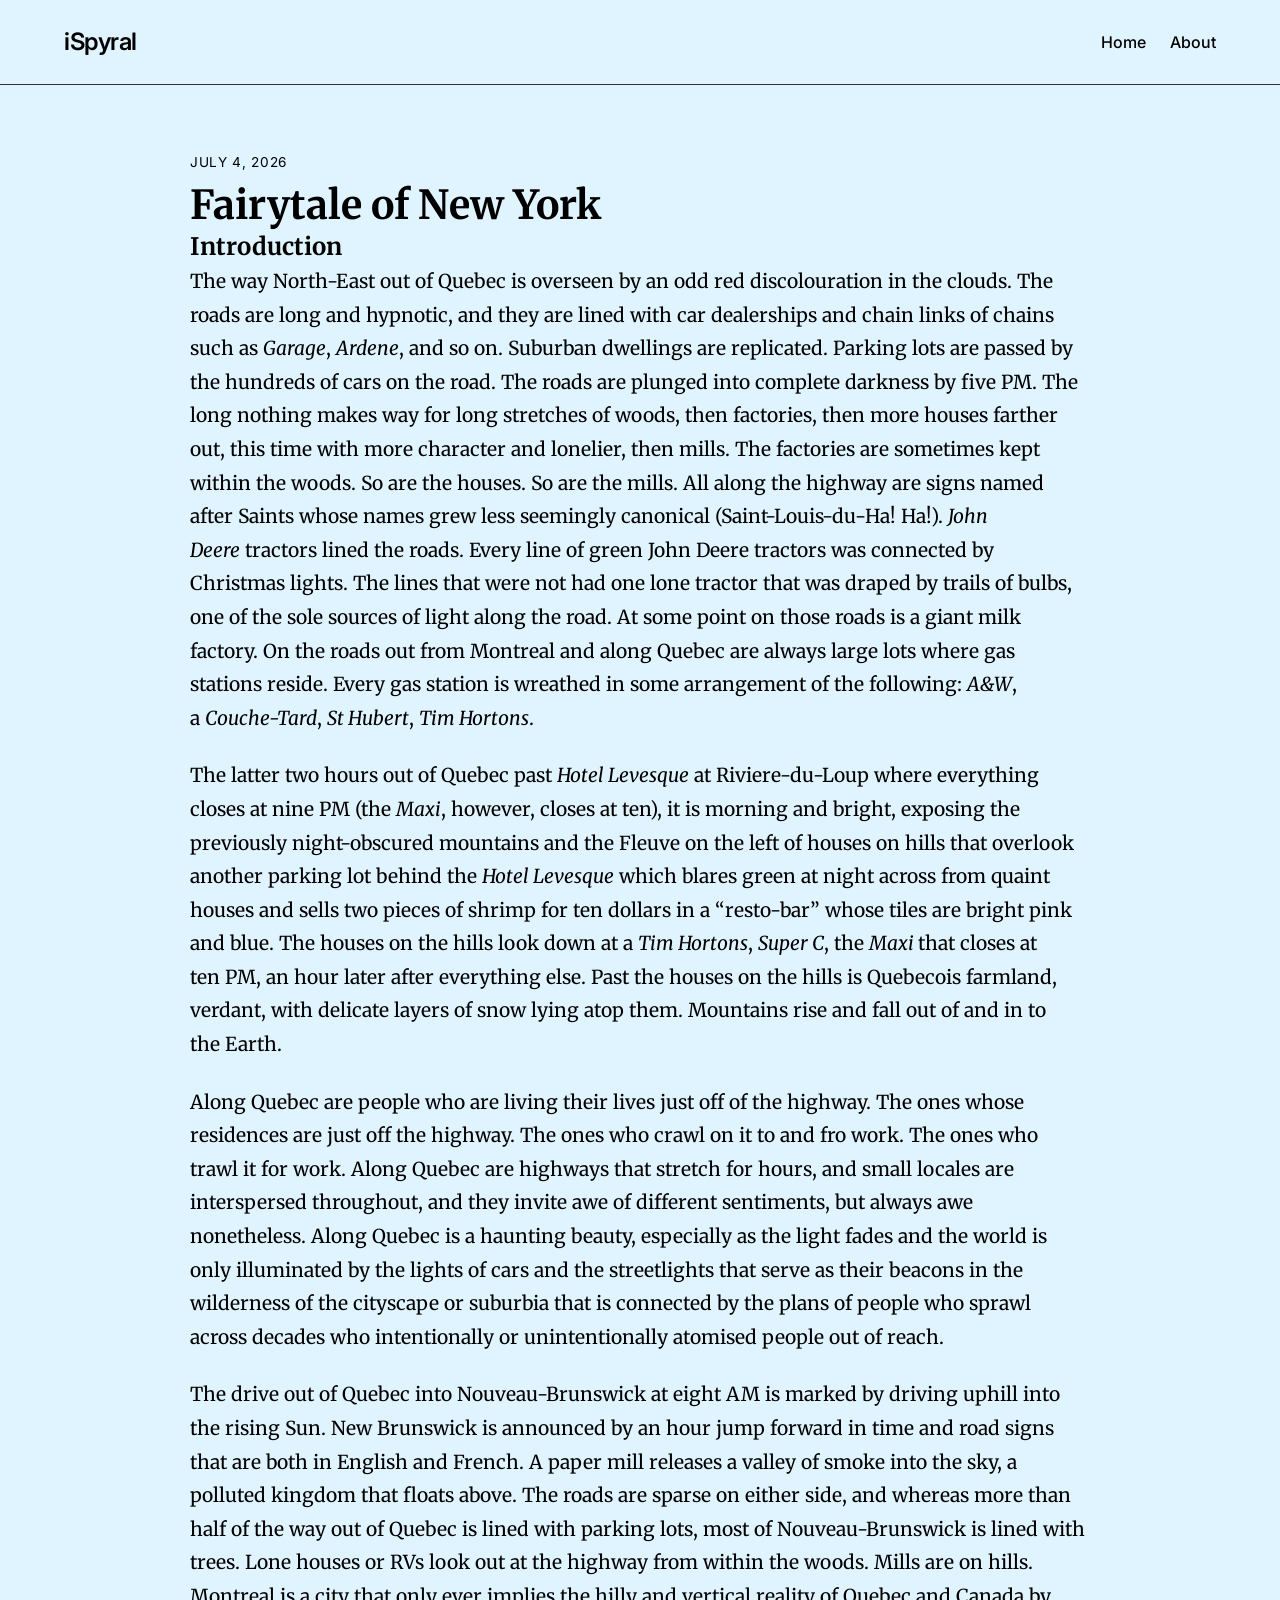
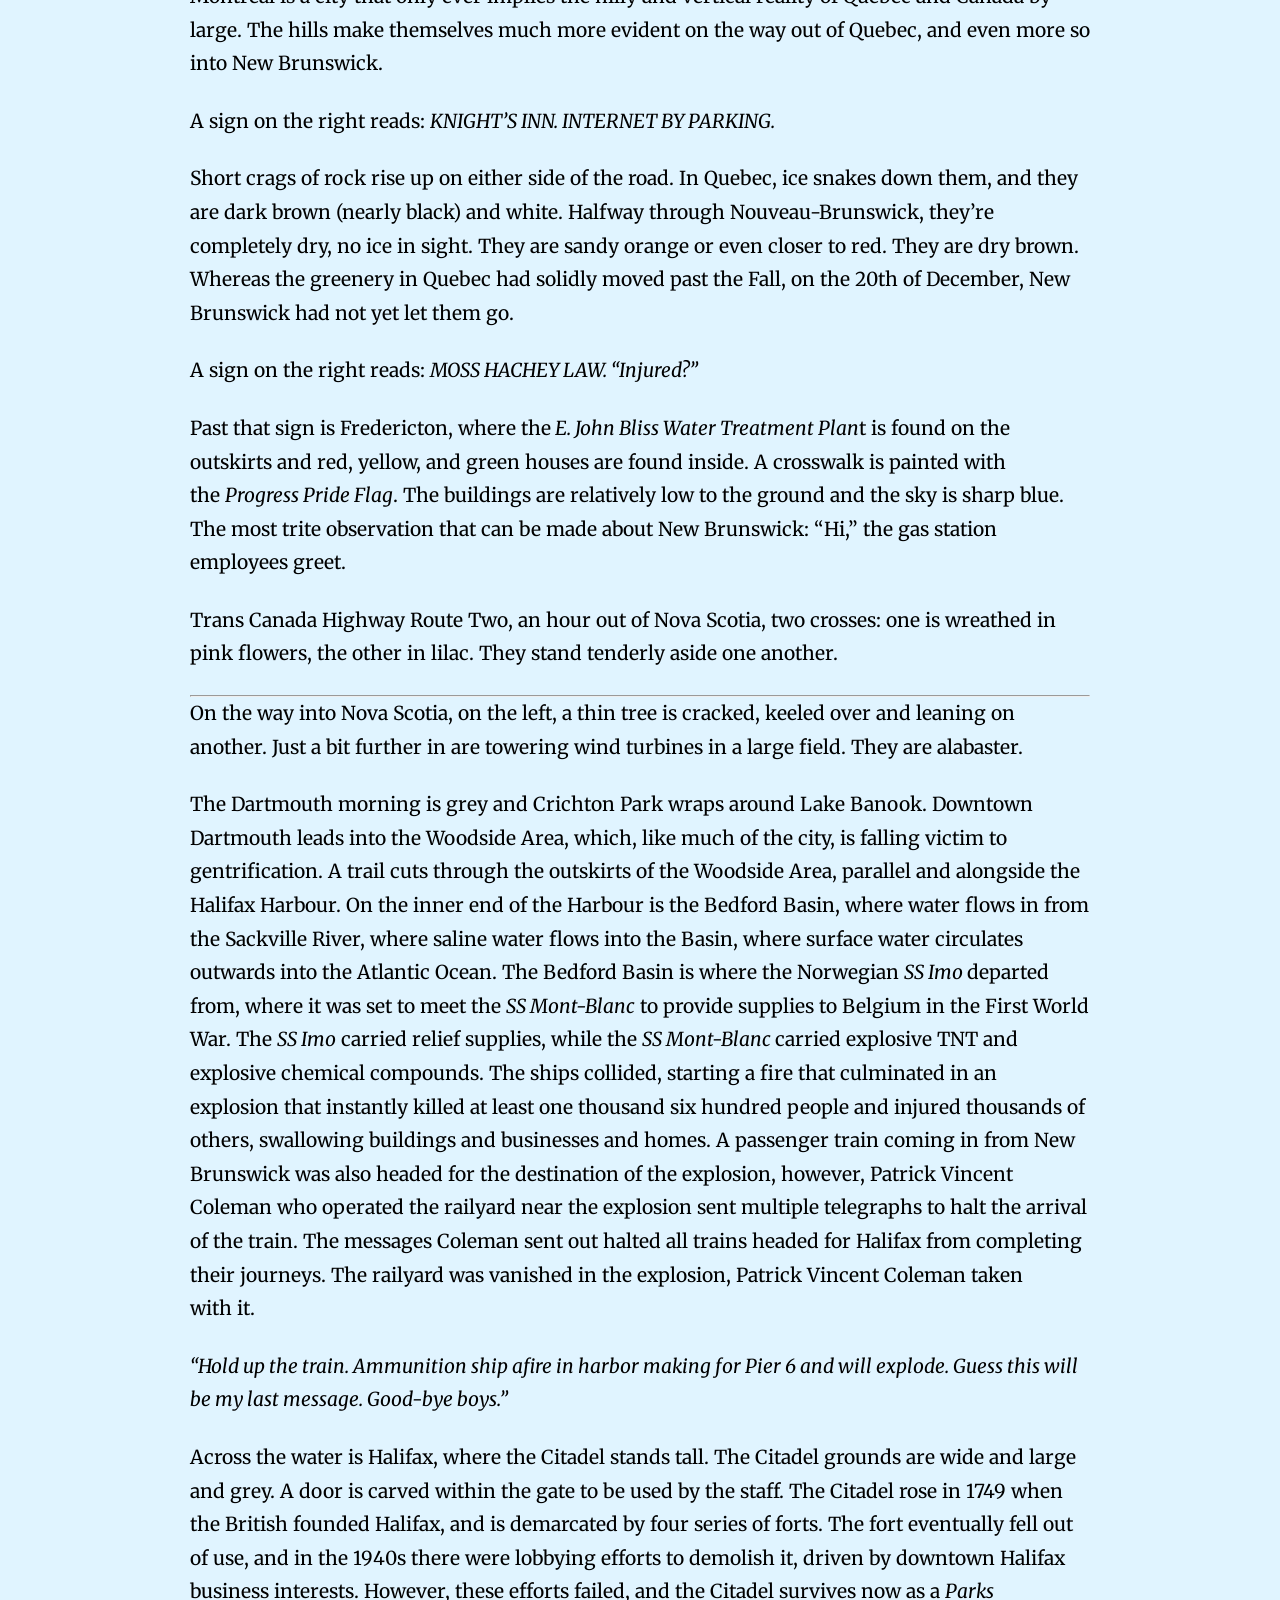
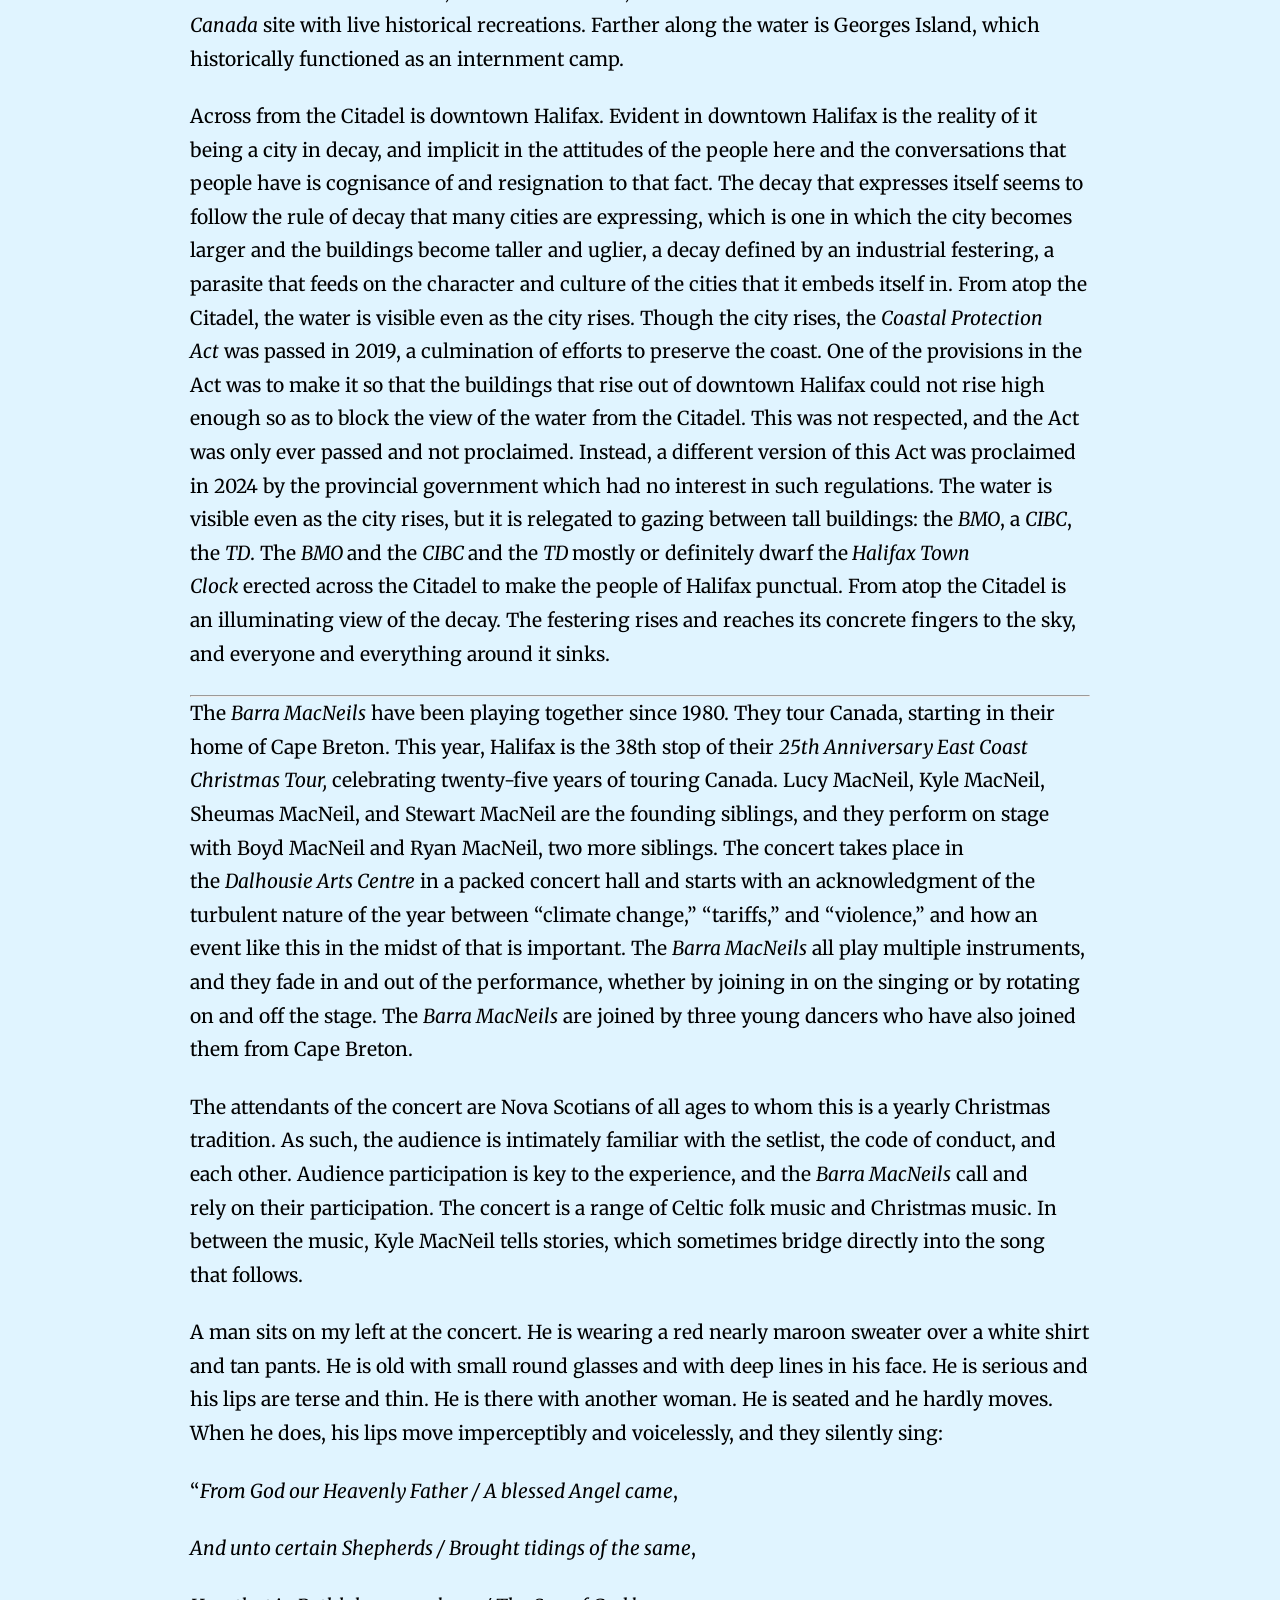
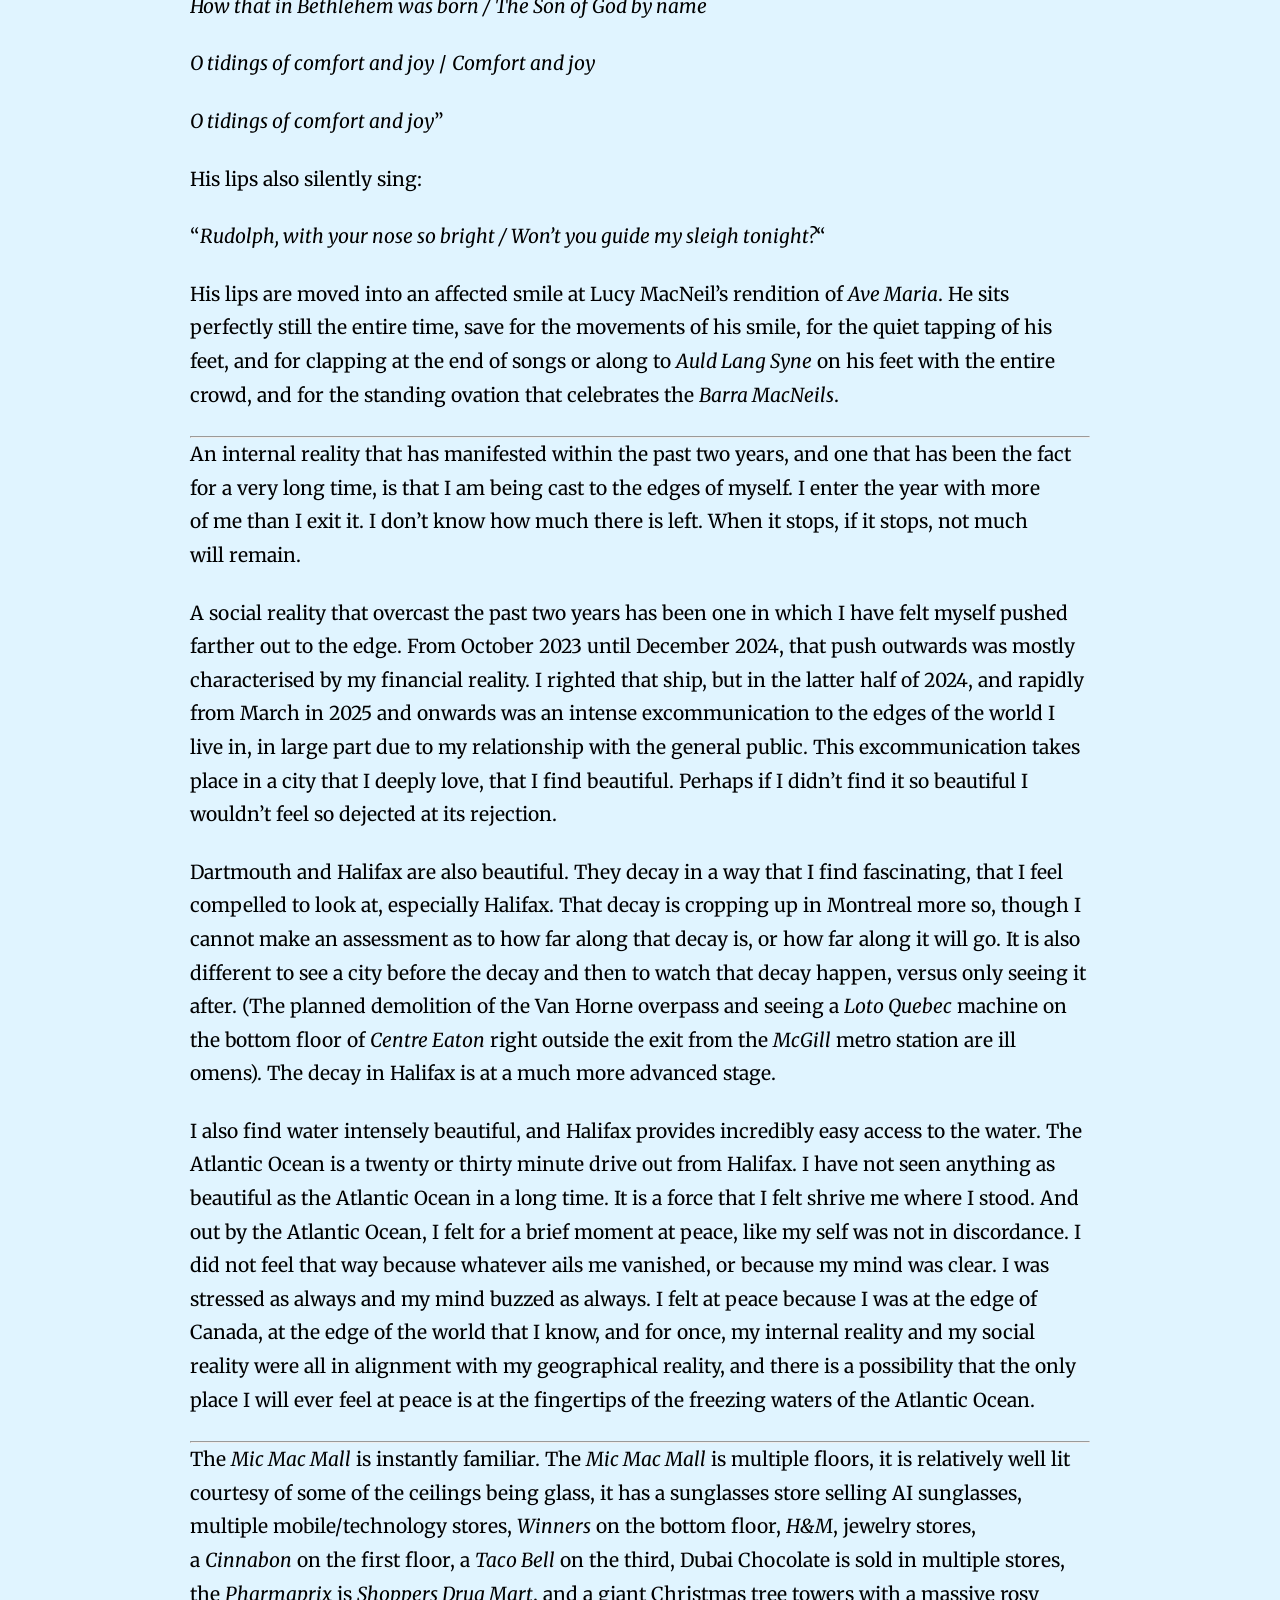
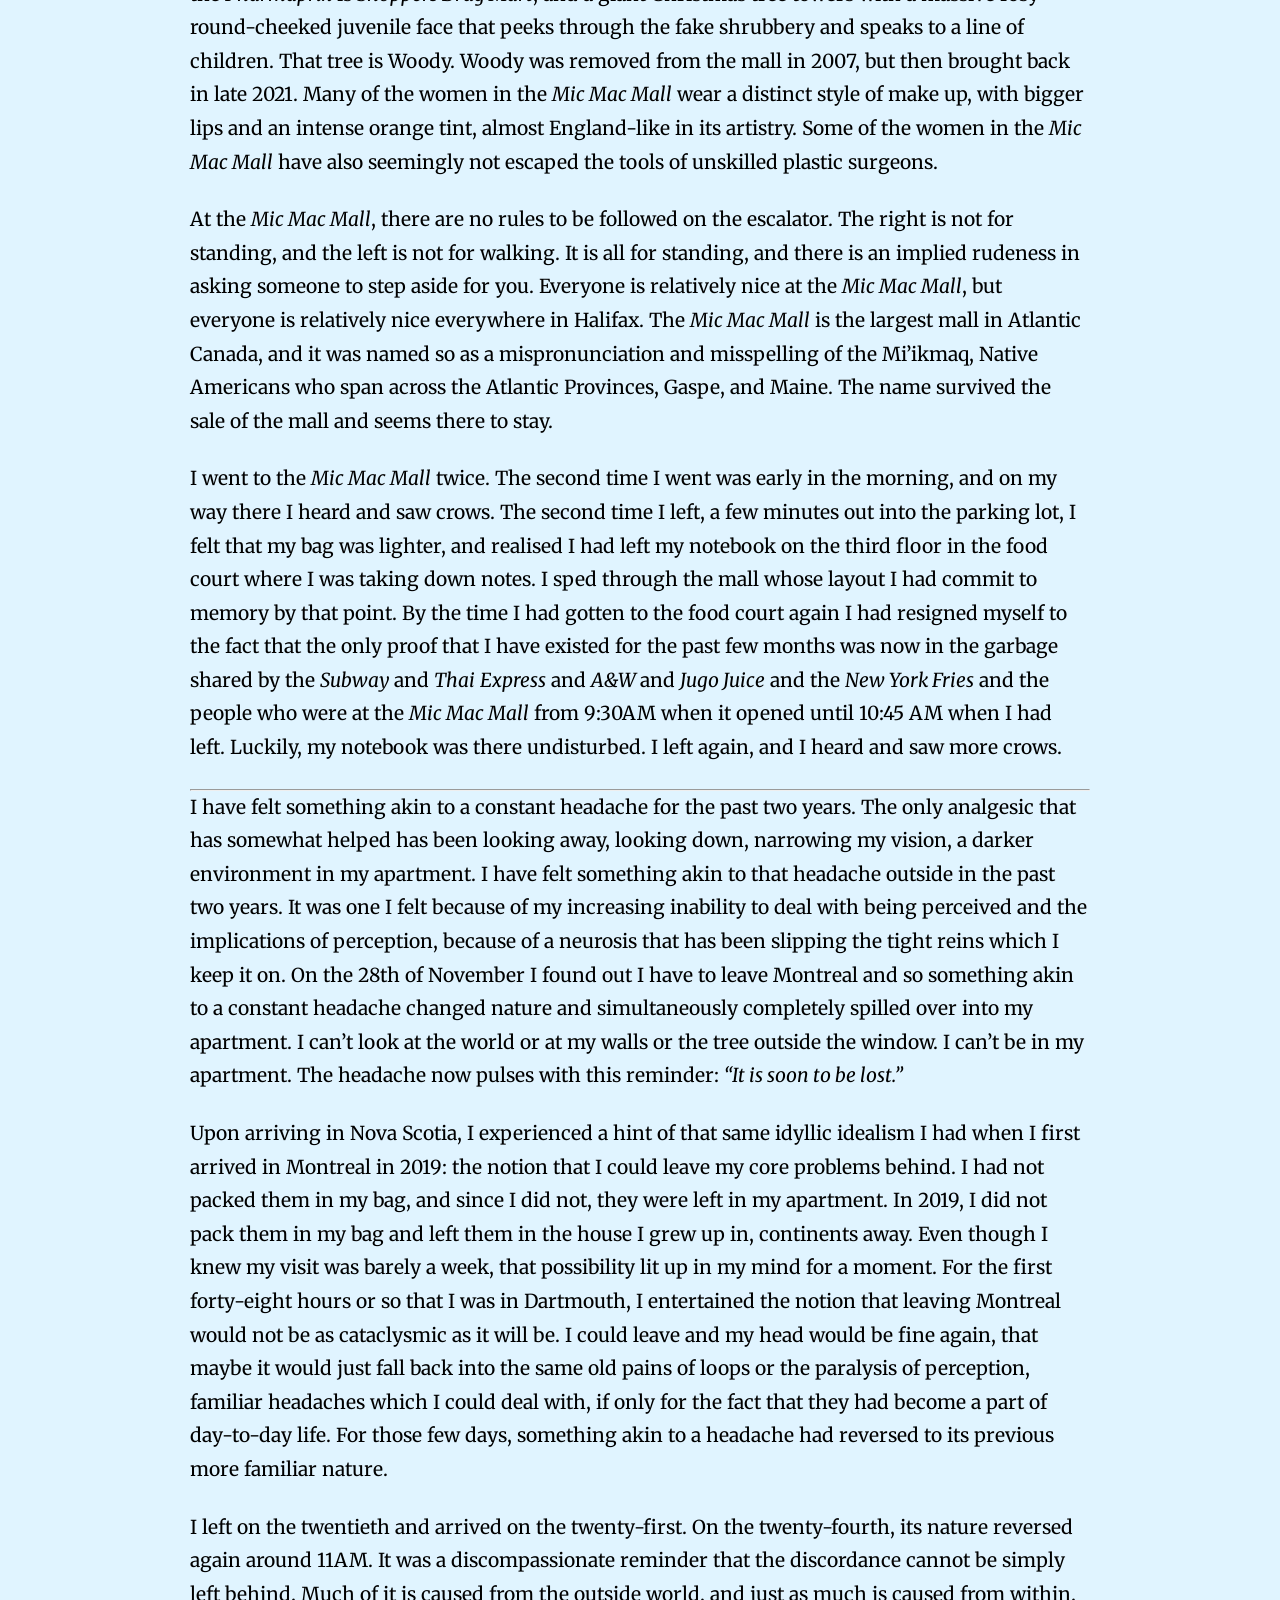
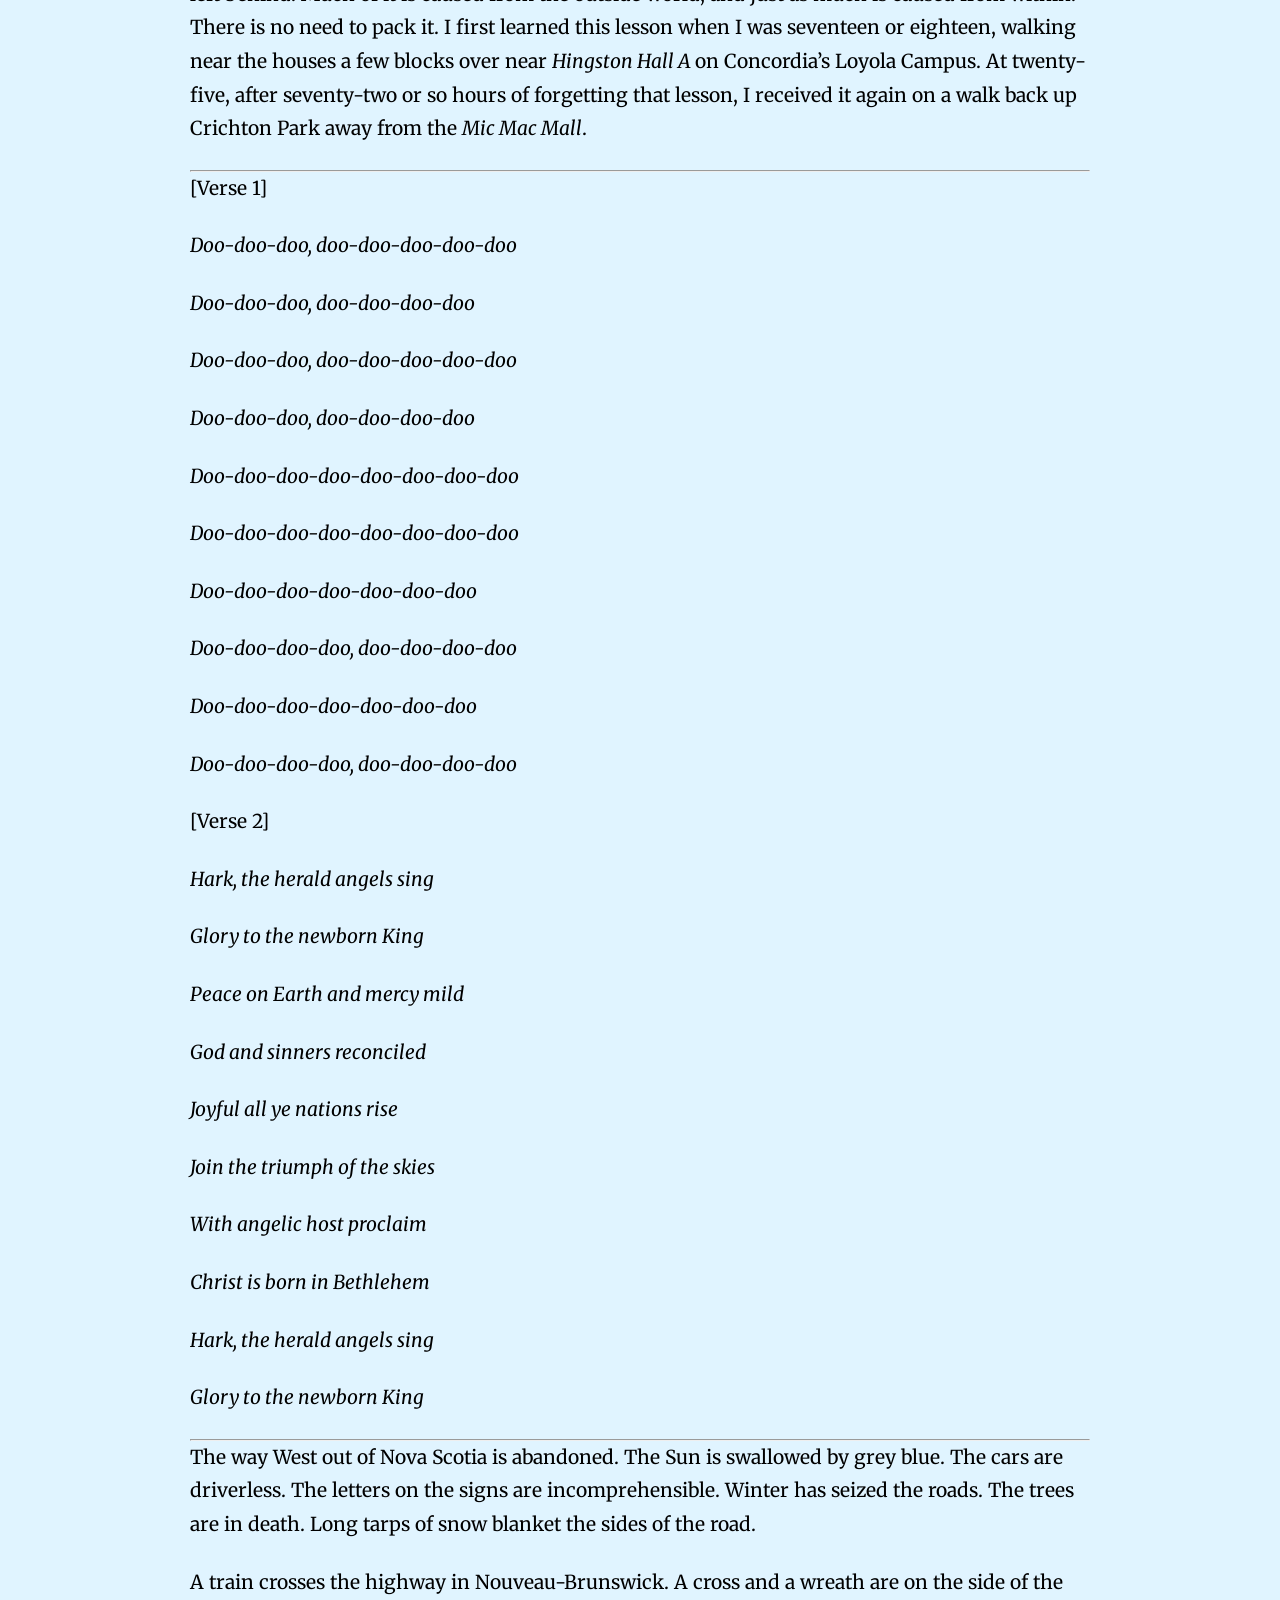
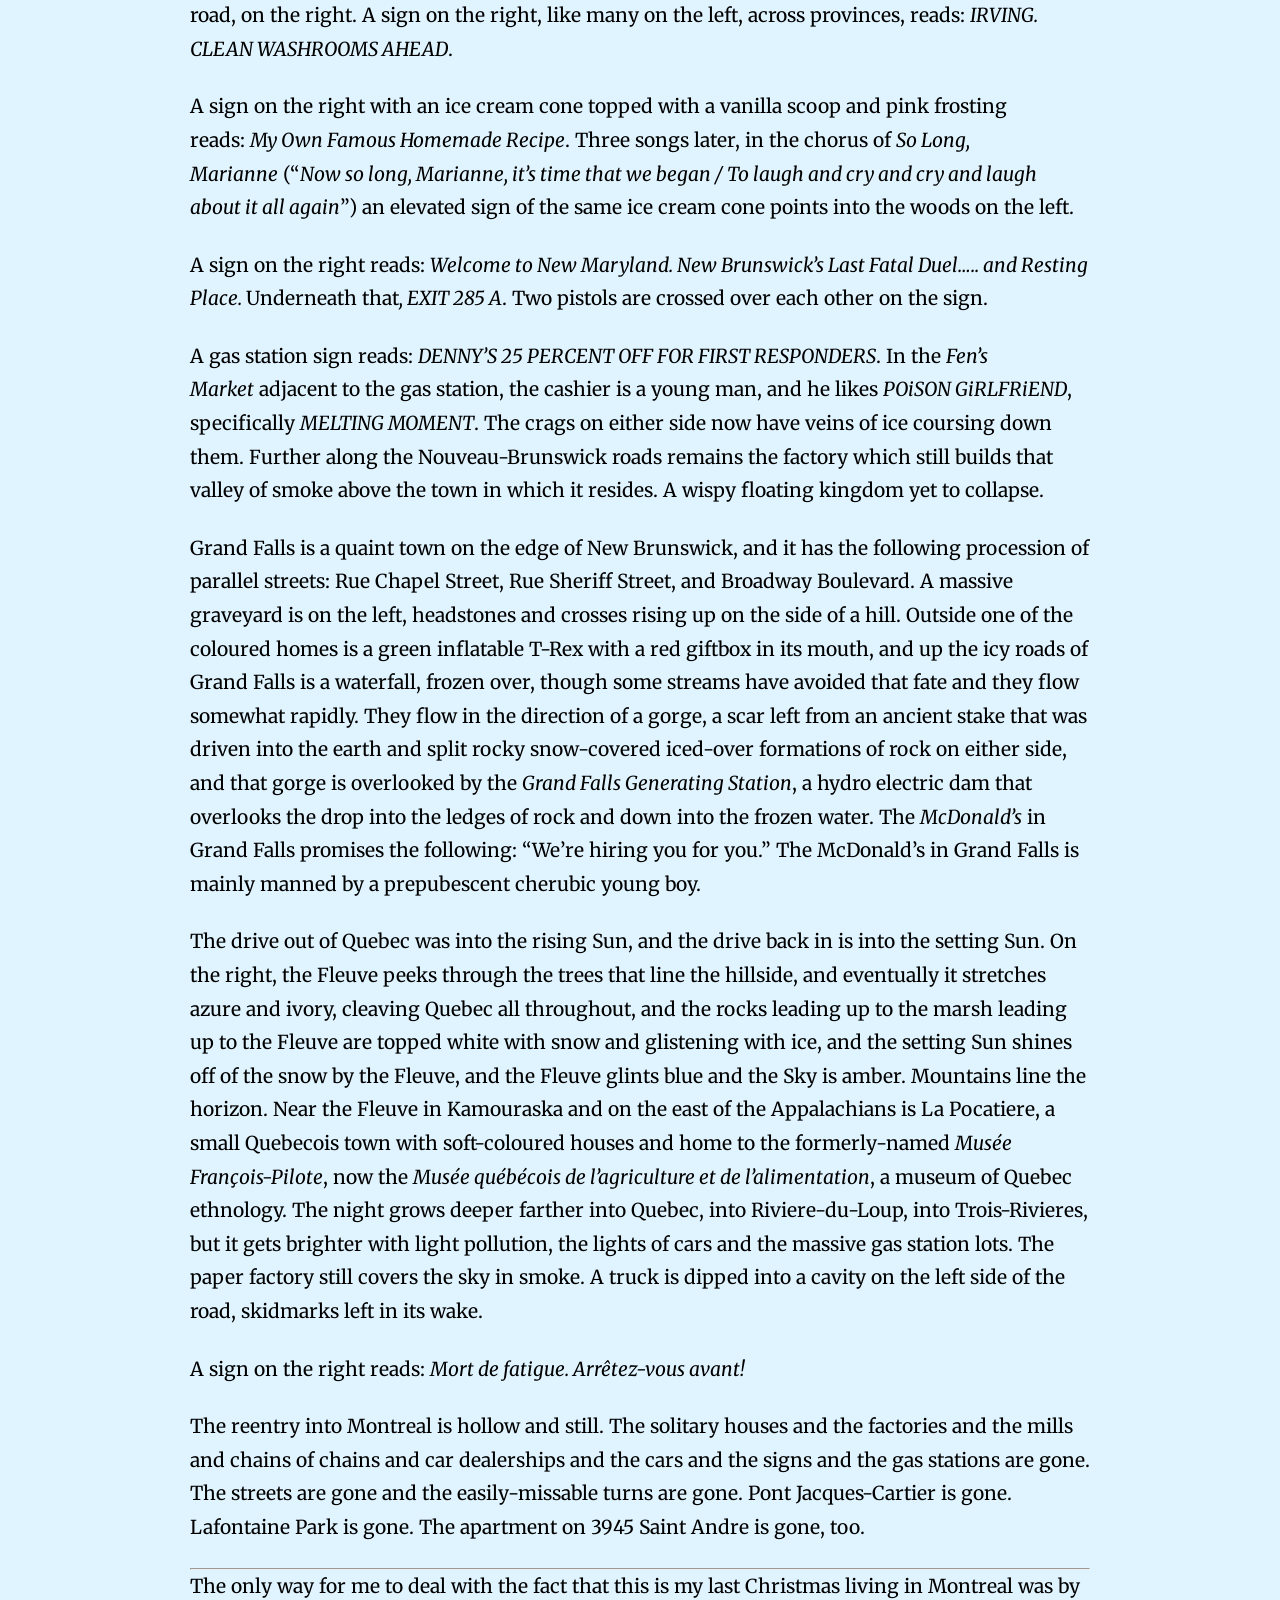
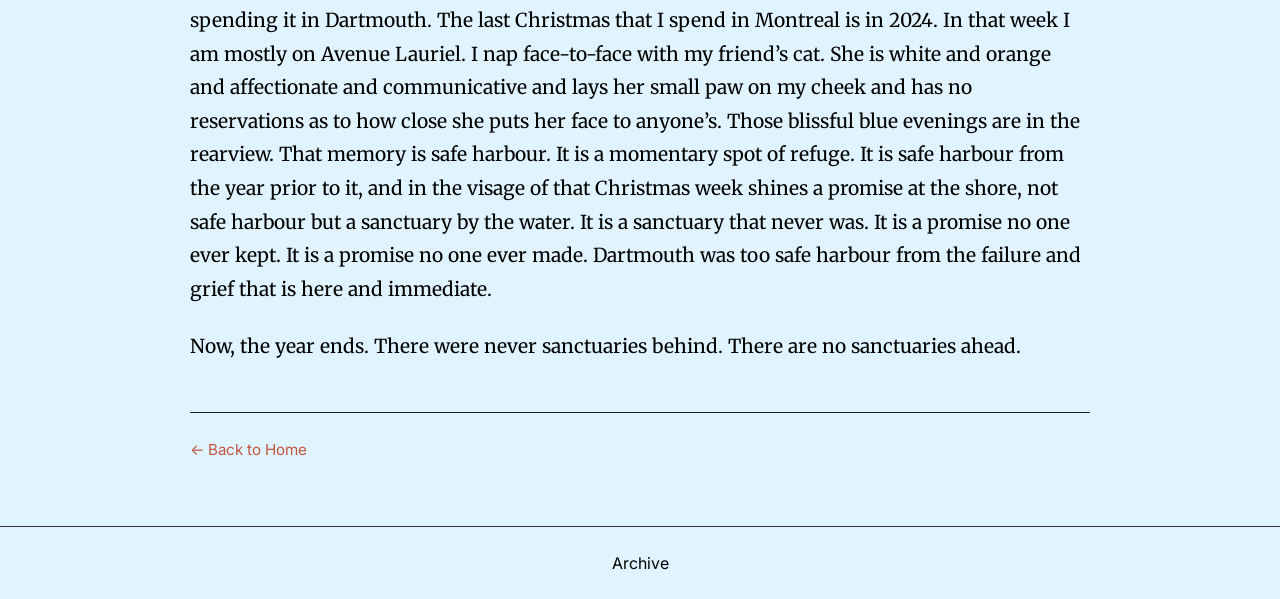
<file: posts/post2.html>
<!DOCTYPE html>
<html lang="en">

<head>
    <meta charset="UTF-8">
    <meta name="viewport" content="width=device-width, initial-scale=1.0">
    <title>Post Title - iSpyral</title>
    <link rel="preconnect" href="https://fonts.googleapis.com">
    <link rel="preconnect" href="https://fonts.gstatic.com" crossorigin>
    <link
        href="https://fonts.googleapis.com/css2?family=Inter:wght@400;500;600&family=Merriweather:ital,wght@0,400;0,700;1,400&display=swap"
        rel="stylesheet">
    <link rel="stylesheet" href="../normalizedStyle.css">
    <link rel="stylesheet" href="../style.css">
</head>

<body>

    <header class="header">
        <div class="header-inner">
            <div class="siteLogo"><a href="../index.html">iSpyral</a></div>
            <nav class="navigators">
                <ul>
                    <li><a href="../index.html">Home</a></li>
                    <li><a href="../about.html">About</a></li>
                </ul>
            </nav>
        </div>
    </header>

    <main class="container">
        <article class="single-post">
            <header class="single-post-header">
                <span class="post-date">July 4, 2026</span>
                <h1 class="single-post-title">Fairytale of New York</h1>
            </header>

            <div class="post-content">

                <h2><strong>Introduction</strong></h2>
                <p>The way North-East out of Quebec is overseen by an odd red discolouration in the clouds. The roads
                    are long and hypnotic, and they are lined with car dealerships and chain links of chains such
                    as&nbsp;<em>Garage</em>,&nbsp;<em>Ardene</em>, and so on. Suburban dwellings are replicated. Parking
                    lots are passed by the hundreds of cars on the road. The roads are plunged into complete darkness by
                    five PM. The long nothing makes way for long stretches of woods, then factories, then more houses
                    farther out, this time with more character and lonelier, then mills. The factories are sometimes
                    kept within the woods. So are the houses. So are the mills. All along the highway are signs named
                    after Saints whose names grew less seemingly canonical (Saint-Louis-du-Ha! Ha!).&nbsp;<em>John
                        Deere</em>&nbsp;tractors lined the roads. Every line of green John Deere tractors was connected
                    by Christmas lights. The lines that were not had one lone tractor that was draped by trails of
                    bulbs, one of the sole sources of light along the road. At some point on those roads is a giant milk
                    factory. On the roads out from Montreal and along Quebec are always large lots where gas stations
                    reside. Every gas station is wreathed in some arrangement of the following:&nbsp;<em>A&amp;W</em>,
                    a&nbsp;<em>Couche-Tard</em>,&nbsp;<em>St Hubert</em>,&nbsp;<em>Tim Hortons</em>.</p>
                <p>The latter two hours out of Quebec past&nbsp;<em>Hotel Levesque</em>&nbsp;at Riviere-du-Loup where
                    everything closes at nine PM (the&nbsp;<em>Maxi</em>, however, closes at ten), it is morning and
                    bright, exposing the previously night-obscured mountains and the Fleuve on the left of houses on
                    hills that overlook another parking lot behind the&nbsp;<em>Hotel Levesque</em>&nbsp;which blares
                    green at night across from quaint houses and sells two pieces of shrimp for ten dollars in a
                    &ldquo;resto-bar&rdquo; whose tiles are bright pink and blue. The houses on the hills look down at
                    a&nbsp;<em>Tim Hortons</em>,&nbsp;<em>Super C</em>, the&nbsp;<em>Maxi&nbsp;</em>that closes at ten
                    PM, an hour later after everything else. Past the houses on the hills is Quebecois farmland,
                    verdant, with delicate layers of snow lying atop them. Mountains rise and fall out of and in to the
                    Earth.</p>
                <p>Along Quebec are people who are living their lives just off of the highway. The ones whose residences
                    are just off the highway. The ones who crawl on it to and fro work. The ones who trawl it for work.
                    Along Quebec are highways that stretch for hours, and small locales are interspersed throughout, and
                    they invite awe of different sentiments, but always awe nonetheless. Along Quebec is a haunting
                    beauty, especially as the light fades and the world is only illuminated by the lights of cars and
                    the streetlights that serve as their beacons in the wilderness of the cityscape or suburbia that is
                    connected by the plans of people who sprawl across decades who intentionally or unintentionally
                    atomised people out of reach.</p>
                <p>The drive out of Quebec into Nouveau-Brunswick at eight AM is marked by driving uphill into the
                    rising Sun. New Brunswick is announced by an hour jump forward in time and road signs that are both
                    in English and French. A paper mill releases a valley of smoke into the sky, a polluted kingdom that
                    floats above. The roads are sparse on either side, and whereas more than half of the way out of
                    Quebec is lined with parking lots, most of Nouveau-Brunswick is lined with trees. Lone houses or RVs
                    look out at the highway from within the woods. Mills are on hills. Montreal is a city that only ever
                    implies the hilly and vertical reality of Quebec and Canada by large. The hills make themselves much
                    more evident on the way out of Quebec, and even more so into New Brunswick.</p>
                <p>A sign on the right reads:&nbsp;<em>KNIGHT&rsquo;S INN. INTERNET BY PARKING.</em></p>
                <p>Short crags of rock rise up on either side of the road. In Quebec, ice snakes down them, and they are
                    dark brown (nearly black) and white. Halfway through Nouveau-Brunswick, they&rsquo;re completely
                    dry, no ice in sight. They are sandy orange or even closer to red. They are dry brown. Whereas the
                    greenery in Quebec had solidly moved past the Fall, on the 20th of December, New Brunswick had not
                    yet let them go.</p>
                <p>A sign on the right reads:&nbsp;<em>MOSS HACHEY LAW. &ldquo;Injured?&rdquo;</em></p>
                <p>Past that sign is Fredericton, where the<em>&nbsp;E. John Bliss Water Treatment Plan</em>t is found
                    on the outskirts and red, yellow, and green houses are found inside. A crosswalk is painted with
                    the&nbsp;<em>Progress Pride Flag</em>. The buildings are relatively low to the ground and the sky is
                    sharp blue. The most trite observation that can be made about New Brunswick: &ldquo;Hi,&rdquo; the
                    gas station employees greet.</p>
                <p>Trans Canada Highway Route Two, an hour out of Nova Scotia, two crosses: one is wreathed in pink
                    flowers, the other in lilac. They stand tenderly aside one another.</p>
                <div>
                    <hr />
                </div>
                <p>On the way into Nova Scotia, on the left, a thin tree is cracked, keeled over and leaning on another.
                    Just a bit further in are towering wind turbines in a large field. They are alabaster.</p>
                <p>The Dartmouth morning is grey and Crichton Park wraps around Lake Banook. Downtown Dartmouth leads
                    into the Woodside Area, which, like much of the city, is falling victim to gentrification. A trail
                    cuts through the outskirts of the Woodside Area, parallel and alongside the Halifax Harbour. On the
                    inner end of the Harbour is the Bedford Basin, where water flows in from the Sackville River, where
                    saline water flows into the Basin, where surface water circulates outwards into the Atlantic Ocean.
                    The Bedford Basin is where the Norwegian&nbsp;<em>SS Imo&nbsp;</em>departed from, where it was set
                    to meet the&nbsp;<em>SS Mont-Blanc</em>&nbsp;to provide supplies to Belgium in the First World War.
                    The&nbsp;<em>SS Imo</em>&nbsp;carried relief supplies, while the&nbsp;<em>SS
                        Mont-Blanc&nbsp;</em>carried explosive TNT and explosive chemical compounds. The ships collided,
                    starting a fire that culminated in an explosion that instantly killed at least one thousand six
                    hundred people and injured thousands of others, swallowing buildings and businesses and homes. A
                    passenger train coming in from New Brunswick was also headed for the destination of the explosion,
                    however, Patrick Vincent Coleman who operated the railyard near the explosion sent multiple
                    telegraphs to halt the arrival of the train. The messages Coleman sent out halted all trains headed
                    for Halifax from completing their journeys. The railyard was vanished in the explosion, Patrick
                    Vincent Coleman taken with it.</p>
                <p><em>&ldquo;Hold up the train. Ammunition ship afire in harbor making for Pier 6 and will explode.
                        Guess this will be my last message. Good-bye boys.&rdquo;</em></p>
                <p>Across the water is Halifax, where the Citadel stands tall. The Citadel grounds are wide and large
                    and grey. A door is carved within the gate to be used by the staff. The Citadel rose in 1749 when
                    the British founded Halifax, and is demarcated by four series of forts. The fort eventually fell out
                    of use, and in the 1940s there were lobbying efforts to demolish it, driven by downtown Halifax
                    business interests. However, these efforts failed, and the Citadel survives now as a&nbsp;<em>Parks
                        Canada</em>&nbsp;site with live historical recreations. Farther along the water is Georges
                    Island, which historically functioned as an internment camp.</p>
                <p>Across from the Citadel is downtown Halifax. Evident in downtown Halifax is the reality of it being a
                    city in decay, and implicit in the attitudes of the people here and the conversations that people
                    have is cognisance of and resignation to that fact. The decay that expresses itself seems to follow
                    the rule of decay that many cities are expressing, which is one in which the city becomes larger and
                    the buildings become taller and uglier, a decay defined by an industrial festering, a parasite that
                    feeds on the character and culture of the cities that it embeds itself in. From atop the Citadel,
                    the water is visible even as the city rises. Though the city rises, the&nbsp;<em>Coastal Protection
                        Act</em>&nbsp;was passed in 2019, a culmination of efforts to preserve the coast. One of the
                    provisions in the Act was to make it so that the buildings that rise out of downtown Halifax could
                    not rise high enough so as to block the view of the water from the Citadel. This was not respected,
                    and the Act was only ever passed and not proclaimed. Instead, a different version of this Act was
                    proclaimed in 2024 by the provincial government which had no interest in such regulations. The water
                    is visible even as the city rises, but it is relegated to gazing between tall buildings:
                    the&nbsp;<em>BMO</em>, a&nbsp;<em>CIBC</em>, the&nbsp;<em>TD</em>. The&nbsp;<em>BMO&nbsp;</em>and
                    the&nbsp;<em>CIBC&nbsp;</em>and the&nbsp;<em>TD&nbsp;</em>mostly or definitely dwarf
                    the<em>&nbsp;Halifax Town Clock</em>&nbsp;erected across the Citadel to make the people of Halifax
                    punctual. From atop the Citadel is an illuminating view of the decay. The festering rises and
                    reaches its concrete fingers to the sky, and everyone and everything around it sinks.</p>
                <div>
                    <hr />
                </div>
                <p>The&nbsp;<em>Barra MacNeils</em>&nbsp;have been playing together since 1980. They tour Canada,
                    starting in their home of Cape Breton. This year, Halifax is the 38th stop of their&nbsp;<em>25th
                        Anniversary East Coast Christmas Tour,</em>&nbsp;celebrating twenty-five years of touring
                    Canada. Lucy MacNeil, Kyle MacNeil, Sheumas MacNeil, and Stewart MacNeil are the founding siblings,
                    and they perform on stage with Boyd MacNeil and Ryan MacNeil, two more siblings. The concert takes
                    place in the&nbsp;<em>Dalhousie Arts Centre</em>&nbsp;in a packed concert hall and starts with an
                    acknowledgment of the turbulent nature of the year between &ldquo;climate change,&rdquo;
                    &ldquo;tariffs,&rdquo; and &ldquo;violence,&rdquo; and how an event like this in the midst of that
                    is important. The&nbsp;<em>Barra MacNeils</em>&nbsp;all play multiple instruments, and they fade in
                    and out of the performance, whether by joining in on the singing or by rotating on and off the
                    stage. The&nbsp;<em>Barra MacNeils</em>&nbsp;are joined by three young dancers who have also joined
                    them from Cape Breton.</p>
                <p>The attendants of the concert are Nova Scotians of all ages to whom this is a yearly Christmas
                    tradition. As such, the audience is intimately familiar with the setlist, the code of conduct, and
                    each other. Audience participation is key to the experience, and the&nbsp;<em>Barra
                        MacNeils</em>&nbsp;call and rely on their participation. The concert is a range of Celtic folk
                    music and Christmas music. In between the music, Kyle MacNeil tells stories, which sometimes bridge
                    directly into the song that follows.</p>
                <p>A man sits on my left at the concert. He is wearing a red nearly maroon sweater over a white shirt
                    and tan pants. He is old with small round glasses and with deep lines in his face. He is serious and
                    his lips are terse and thin. He is there with another woman. He is seated and he hardly moves. When
                    he does, his lips move imperceptibly and voicelessly, and they silently sing:</p>
                <p>&ldquo;<em>From God our Heavenly Father / A blessed Angel came</em>,</p>
                <p><em>And unto certain Shepherds / Brought tidings of the same</em>,</p>
                <p><em>How that in Bethlehem was born / The Son of God by name</em></p>
                <p><em>O tidings of comfort and joy</em>&nbsp;/&nbsp;<em>Comfort and joy</em></p>
                <p><em>O tidings of comfort and joy</em>&rdquo;</p>
                <p>His lips also silently sing:</p>
                <p>&ldquo;<em>Rudolph, with your nose so bright / Won&rsquo;t you guide my sleigh tonight?</em>&ldquo;
                </p>
                <p>His lips are moved into an affected smile at Lucy MacNeil&rsquo;s rendition of&nbsp;<em>Ave
                        Maria</em>. He sits perfectly still the entire time, save for the movements of his smile, for
                    the quiet tapping of his feet, and for clapping at the end of songs or along to&nbsp;<em>Auld Lang
                        Syne</em>&nbsp;on his feet with the entire crowd, and for the standing ovation that celebrates
                    the&nbsp;<em>Barra MacNeils</em>.</p>
                <div>
                    <hr />
                </div>
                <p>An internal reality that has manifested within the past two years, and one that has been the fact for
                    a very long time, is that I am being cast to the edges of myself. I enter the year with more of me
                    than I exit it. I don&rsquo;t know how much there is left. When it stops, if it stops, not much will
                    remain.</p>
                <p>A social reality that overcast the past two years has been one in which I have felt myself pushed
                    farther out to the edge. From October 2023 until December 2024, that push outwards was mostly
                    characterised by my financial reality. I righted that ship, but in the latter half of 2024, and
                    rapidly from March in 2025 and onwards was an intense excommunication to the edges of the world I
                    live in, in large part due to my relationship with the general public. This excommunication takes
                    place in a city that I deeply love, that I find beautiful. Perhaps if I didn&rsquo;t find it so
                    beautiful I wouldn&rsquo;t feel so dejected at its rejection.</p>
                <p>Dartmouth and Halifax are also beautiful. They decay in a way that I find fascinating, that I feel
                    compelled to look at, especially Halifax. That decay is cropping up in Montreal more so, though I
                    cannot make an assessment as to how far along that decay is, or how far along it will go. It is also
                    different to see a city before the decay and then to watch that decay happen, versus only seeing it
                    after. (The planned demolition of the Van Horne overpass and seeing a&nbsp;<em>Loto
                        Quebec</em>&nbsp;machine on the bottom floor of&nbsp;<em>Centre Eaton</em>&nbsp;right outside
                    the exit from the&nbsp;<em>McGill</em>&nbsp;metro station are ill omens). The decay in Halifax is at
                    a much more advanced stage.</p>
                <p>I also find water intensely beautiful, and Halifax provides incredibly easy access to the water. The
                    Atlantic Ocean is a twenty or thirty minute drive out from Halifax. I have not seen anything as
                    beautiful as the Atlantic Ocean in a long time. It is a force that I felt shrive me where I stood.
                    And out by the Atlantic Ocean, I felt for a brief moment at peace, like my self was not in
                    discordance. I did not feel that way because whatever ails me vanished, or because my mind was
                    clear. I was stressed as always and my mind buzzed as always. I felt at peace because I was at the
                    edge of Canada, at the edge of the world that I know, and for once, my internal reality and my
                    social reality were all in alignment with my geographical reality, and there is a possibility that
                    the only place I will ever feel at peace is at the fingertips of the freezing waters of the Atlantic
                    Ocean.</p>
                <div>
                    <hr />
                </div>
                <p>The&nbsp;<em>Mic Mac Mall</em>&nbsp;is instantly familiar. The&nbsp;<em>Mic Mac Mall</em>&nbsp;is
                    multiple floors, it is relatively well lit courtesy of some of the ceilings being glass, it has a
                    sunglasses store selling AI sunglasses, multiple mobile/technology
                    stores,&nbsp;<em>Winners</em>&nbsp;on the bottom floor,&nbsp;<em>H&amp;M</em>, jewelry stores,
                    a&nbsp;<em>Cinnabon</em>&nbsp;on the first floor, a&nbsp;<em>Taco Bell</em>&nbsp;on the third, Dubai
                    Chocolate is sold in multiple stores, the&nbsp;<em>Pharmaprix</em>&nbsp;is&nbsp;<em>Shoppers Drug
                        Mart</em>, and a giant Christmas tree towers with a massive rosy round-cheeked juvenile face
                    that peeks through the fake shrubbery and speaks to a line of children. That tree is Woody. Woody
                    was removed from the mall in 2007, but then brought back in late 2021. Many of the women in
                    the&nbsp;<em>Mic Mac Mall</em>&nbsp;wear a distinct style of make up, with bigger lips and an
                    intense orange tint, almost England-like in its artistry. Some of the women in the&nbsp;<em>Mic Mac
                        Mall</em>&nbsp;have also seemingly not escaped the tools of unskilled plastic surgeons.</p>
                <p>At the&nbsp;<em>Mic Mac Mall</em>, there are no rules to be followed on the escalator. The right is
                    not for standing, and the left is not for walking. It is all for standing, and there is an implied
                    rudeness in asking someone to step aside for you. Everyone is relatively nice at the&nbsp;<em>Mic
                        Mac Mall</em>, but everyone is relatively nice everywhere in Halifax. The&nbsp;<em>Mic Mac
                        Mall</em>&nbsp;is the largest mall in Atlantic Canada, and it was named so as a mispronunciation
                    and misspelling of the Mi&rsquo;ikmaq, Native Americans who span across the Atlantic Provinces,
                    Gaspe, and Maine. The name survived the sale of the mall and seems there to stay.</p>
                <p>I went to the&nbsp;<em>Mic Mac Mall</em>&nbsp;twice. The second time I went was early in the morning,
                    and on my way there I heard and saw crows. The second time I left, a few minutes out into the
                    parking lot, I felt that my bag was lighter, and realised I had left my notebook on the third floor
                    in the food court where I was taking down notes. I sped through the mall whose layout I had commit
                    to memory by that point. By the time I had gotten to the food court again I had resigned myself to
                    the fact that the only proof that I have existed for the past few months was now in the garbage
                    shared by
                    the&nbsp;<em>Subway</em>&nbsp;and&nbsp;<em>Thai</em>&nbsp;<em>Express</em>&nbsp;and&nbsp;<em>A&amp;W&nbsp;</em>and&nbsp;<em>Jugo
                        Juice</em>&nbsp;and the&nbsp;<em>New York Fries</em>&nbsp;and the people who were at
                    the&nbsp;<em>Mic Mac Mall</em>&nbsp;from 9:30AM when it opened until 10:45 AM when I had left.
                    Luckily, my notebook was there undisturbed. I left again, and I heard and saw more crows.</p>
                <div>
                    <hr />
                </div>
                <p>I have felt something akin to a constant headache for the past two years. The only analgesic that has
                    somewhat helped has been looking away, looking down, narrowing my vision, a darker environment in my
                    apartment. I have felt something akin to that headache outside in the past two years. It was one I
                    felt because of my increasing inability to deal with being perceived and the implications of
                    perception, because of a neurosis that has been slipping the tight reins which I keep it on. On the
                    28th of November I found out I have to leave Montreal and so something akin to a constant headache
                    changed nature and simultaneously completely spilled over into my apartment. I can&rsquo;t look at
                    the world or at my walls or the tree outside the window. I can&rsquo;t be in my apartment. The
                    headache now pulses with this reminder:&nbsp;<em>&ldquo;It is soon to be lost.&rdquo;</em></p>
                <p>Upon arriving in Nova Scotia, I experienced a hint of that same idyllic idealism I had when I first
                    arrived in Montreal in 2019: the notion that I could leave my core problems behind. I had not packed
                    them in my bag, and since I did not, they were left in my apartment. In 2019, I did not pack them in
                    my bag and left them in the house I grew up in, continents away. Even though I knew my visit was
                    barely a week, that possibility lit up in my mind for a moment. For the first forty-eight hours or
                    so that I was in Dartmouth, I entertained the notion that leaving Montreal would not be as
                    cataclysmic as it will be. I could leave and my head would be fine again, that maybe it would just
                    fall back into the same old pains of loops or the paralysis of perception, familiar headaches which
                    I could deal with, if only for the fact that they had become a part of day-to-day life. For those
                    few days, something akin to a headache had reversed to its previous more familiar nature.</p>
                <p>I left on the twentieth and arrived on the twenty-first. On the twenty-fourth, its nature reversed
                    again around 11AM. It was a discompassionate reminder that the discordance cannot be simply left
                    behind. Much of it is caused from the outside world, and just as much is caused from within. There
                    is no need to pack it. I first learned this lesson when I was seventeen or eighteen, walking near
                    the houses a few blocks over near&nbsp;<em>Hingston Hall A&nbsp;</em>on Concordia&rsquo;s Loyola
                    Campus. At twenty-five, after seventy-two or so hours of forgetting that lesson, I received it again
                    on a walk back up Crichton Park away from the&nbsp;<em>Mic Mac Mall</em>.</p>
                <div>
                    <hr />
                </div>
                <p>[Verse 1]</p>
                <p><em>Doo-doo-doo, doo-doo-doo-doo-doo</em></p>
                <p><em>Doo-doo-doo, doo-doo-doo-doo</em></p>
                <p><em>Doo-doo-doo, doo-doo-doo-doo-doo</em></p>
                <p><em>Doo-doo-doo, doo-doo-doo-doo</em></p>
                <p><em>Doo-doo-doo-doo-doo-doo-doo-doo</em></p>
                <p><em>Doo-doo-doo-doo-doo-doo-doo-doo</em></p>
                <p><em>Doo-doo-doo-doo-doo-doo-doo</em></p>
                <p><em>Doo-doo-doo-doo, doo-doo-doo-doo</em></p>
                <p><em>Doo-doo-doo-doo-doo-doo-doo</em></p>
                <p><em>Doo-doo-doo-doo, doo-doo-doo-doo</em></p>
                <p>[Verse 2]</p>
                <p><em>Hark, the herald angels sing</em></p>
                <p><em>Glory to the newborn King</em></p>
                <p><em>Peace on Earth and mercy mild</em></p>
                <p><em>God and sinners reconciled</em></p>
                <p><em>Joyful all ye nations rise</em></p>
                <p><em>Join the triumph of the skies</em></p>
                <p><em>With angelic host proclaim</em></p>
                <p><em>Christ is born in Bethlehem</em></p>
                <p><em>Hark, the herald angels sing</em></p>
                <p><em>Glory to the newborn King</em></p>
                <div>
                    <hr />
                </div>
                <p>The way West out of Nova Scotia is abandoned. The Sun is swallowed by grey blue. The cars are
                    driverless. The letters on the signs are incomprehensible. Winter has seized the roads. The trees
                    are in death. Long tarps of snow blanket the sides of the road.</p>
                <p>A train crosses the highway in Nouveau-Brunswick. A cross and a wreath are on the side of the road,
                    on the right. A sign on the right, like many on the left, across provinces, reads:&nbsp;<em>IRVING.
                        CLEAN WASHROOMS AHEAD</em>.</p>
                <p>A sign on the right with an ice cream cone topped with a vanilla scoop and pink frosting
                    reads:&nbsp;<em>My Own Famous Homemade Recipe</em>. Three songs later, in the chorus of&nbsp;<em>So
                        Long, Marianne</em>&nbsp;(&ldquo;<em>Now so long, Marianne, it&rsquo;s time that we began / To
                        laugh and cry and cry and laugh about it all again</em>&rdquo;) an elevated sign of the same ice
                    cream cone points into the woods on the left.</p>
                <p>A sign on the right reads:&nbsp;<em>Welcome to New Maryland. New Brunswick&rsquo;s Last Fatal
                        Duel&hellip;.. and Resting Place.&nbsp;</em>Underneath that<em>, EXIT 285 A</em>. Two pistols
                    are crossed over each other on the sign.</p>
                <p>A gas station sign reads:&nbsp;<em>DENNY&rsquo;S 25 PERCENT OFF FOR FIRST RESPONDERS</em>. In
                    the&nbsp;<em>Fen&rsquo;s Market</em>&nbsp;adjacent to the gas station, the cashier is a young man,
                    and he likes&nbsp;<em>POiSON GiRLFRiEND</em>, specifically&nbsp;<em>MELTING MOMENT</em>. The crags
                    on either side now have veins of ice coursing down them. Further along the Nouveau-Brunswick roads
                    remains the factory which still builds that valley of smoke above the town in which it resides. A
                    wispy floating kingdom yet to collapse.</p>
                <p>Grand Falls is a quaint town on the edge of New Brunswick, and it has the following procession of
                    parallel streets: Rue Chapel Street, Rue Sheriff Street, and Broadway Boulevard. A massive graveyard
                    is on the left, headstones and crosses rising up on the side of a hill. Outside one of the coloured
                    homes is a green inflatable T-Rex with a red giftbox in its mouth, and up the icy roads of Grand
                    Falls is a waterfall, frozen over, though some streams have avoided that fate and they flow somewhat
                    rapidly. They flow in the direction of a gorge, a scar left from an ancient stake that was driven
                    into the earth and split rocky snow-covered iced-over formations of rock on either side, and that
                    gorge is overlooked by the&nbsp;<em>Grand Falls Generating Station</em>, a hydro electric dam that
                    overlooks the drop into the ledges of rock and down into the frozen water.
                    The&nbsp;<em>McDonald&rsquo;s</em>&nbsp;in Grand Falls promises the following: &ldquo;We&rsquo;re
                    hiring you for you.&rdquo; The McDonald&rsquo;s in Grand Falls is mainly manned by a prepubescent
                    cherubic young boy.</p>
                <p>The drive out of Quebec was into the rising Sun, and the drive back in is into the setting Sun. On
                    the right, the Fleuve peeks through the trees that line the hillside, and eventually it stretches
                    azure and ivory, cleaving Quebec all throughout, and the rocks leading up to the marsh leading up to
                    the Fleuve are topped white with snow and glistening with ice, and the setting Sun shines off of the
                    snow by the Fleuve, and the Fleuve glints blue and the Sky is amber. Mountains line the horizon.
                    Near the Fleuve in Kamouraska and on the east of the Appalachians is La Pocatiere, a small Quebecois
                    town with soft-coloured houses and home to the formerly-named&nbsp;<em>Mus&eacute;e
                        Fran&ccedil;ois-Pilote</em>, now the&nbsp;<em>Mus&eacute;e qu&eacute;b&eacute;cois de
                        l&rsquo;agriculture et de l&rsquo;alimentation</em>, a museum of Quebec ethnology. The night
                    grows deeper farther into Quebec, into Riviere-du-Loup, into Trois-Rivieres, but it gets brighter
                    with light pollution, the lights of cars and the massive gas station lots. The paper factory still
                    covers the sky in smoke. A truck is dipped into a cavity on the left side of the road, skidmarks
                    left in its wake.</p>
                <p>A sign on the right reads:&nbsp;<em>Mort de fatigue. Arr&ecirc;tez-vous avant!</em></p>
                <p>The reentry into Montreal is hollow and still. The solitary houses and the factories and the mills
                    and chains of chains and car dealerships and the cars and the signs and the gas stations are gone.
                    The streets are gone and the easily-missable turns are gone. Pont Jacques-Cartier is gone.
                    Lafontaine Park is gone. The apartment on 3945 Saint Andre is gone, too.</p>
                <div>
                    <hr />
                </div>
                <p>The only way for me to deal with the fact that this is my last Christmas living in Montreal was by
                    spending it in Dartmouth. The last Christmas that I spend in Montreal is in 2024. In that week I am
                    mostly on Avenue Lauriel. I nap face-to-face with my friend&rsquo;s cat. She is white and orange and
                    affectionate and communicative and lays her small paw on my cheek and has no reservations as to how
                    close she puts her face to anyone&rsquo;s. Those blissful blue evenings are in the rearview. That
                    memory is safe harbour. It is a momentary spot of refuge. It is safe harbour from the year prior to
                    it, and in the visage of that Christmas week shines a promise at the shore, not safe harbour but a
                    sanctuary by the water. It is a sanctuary that never was. It is a promise no one ever kept. It is a
                    promise no one ever made. Dartmouth was too safe harbour from the failure and grief that is here and
                    immediate.</p>
                <p>Now, the year ends. There were never sanctuaries behind. There are no sanctuaries ahead.</p>

            </div>

            <footer class="single-post-footer">
                <a href="../index.html" class="back-link">&larr; Back to Home</a>
            </footer>
        </article>
    </main>

    <footer class="footer">
        <div class="footer-inner">
            <a href="../archive.html">Archive</a>
        </div>
    </footer>

</body>

</html>
</file>
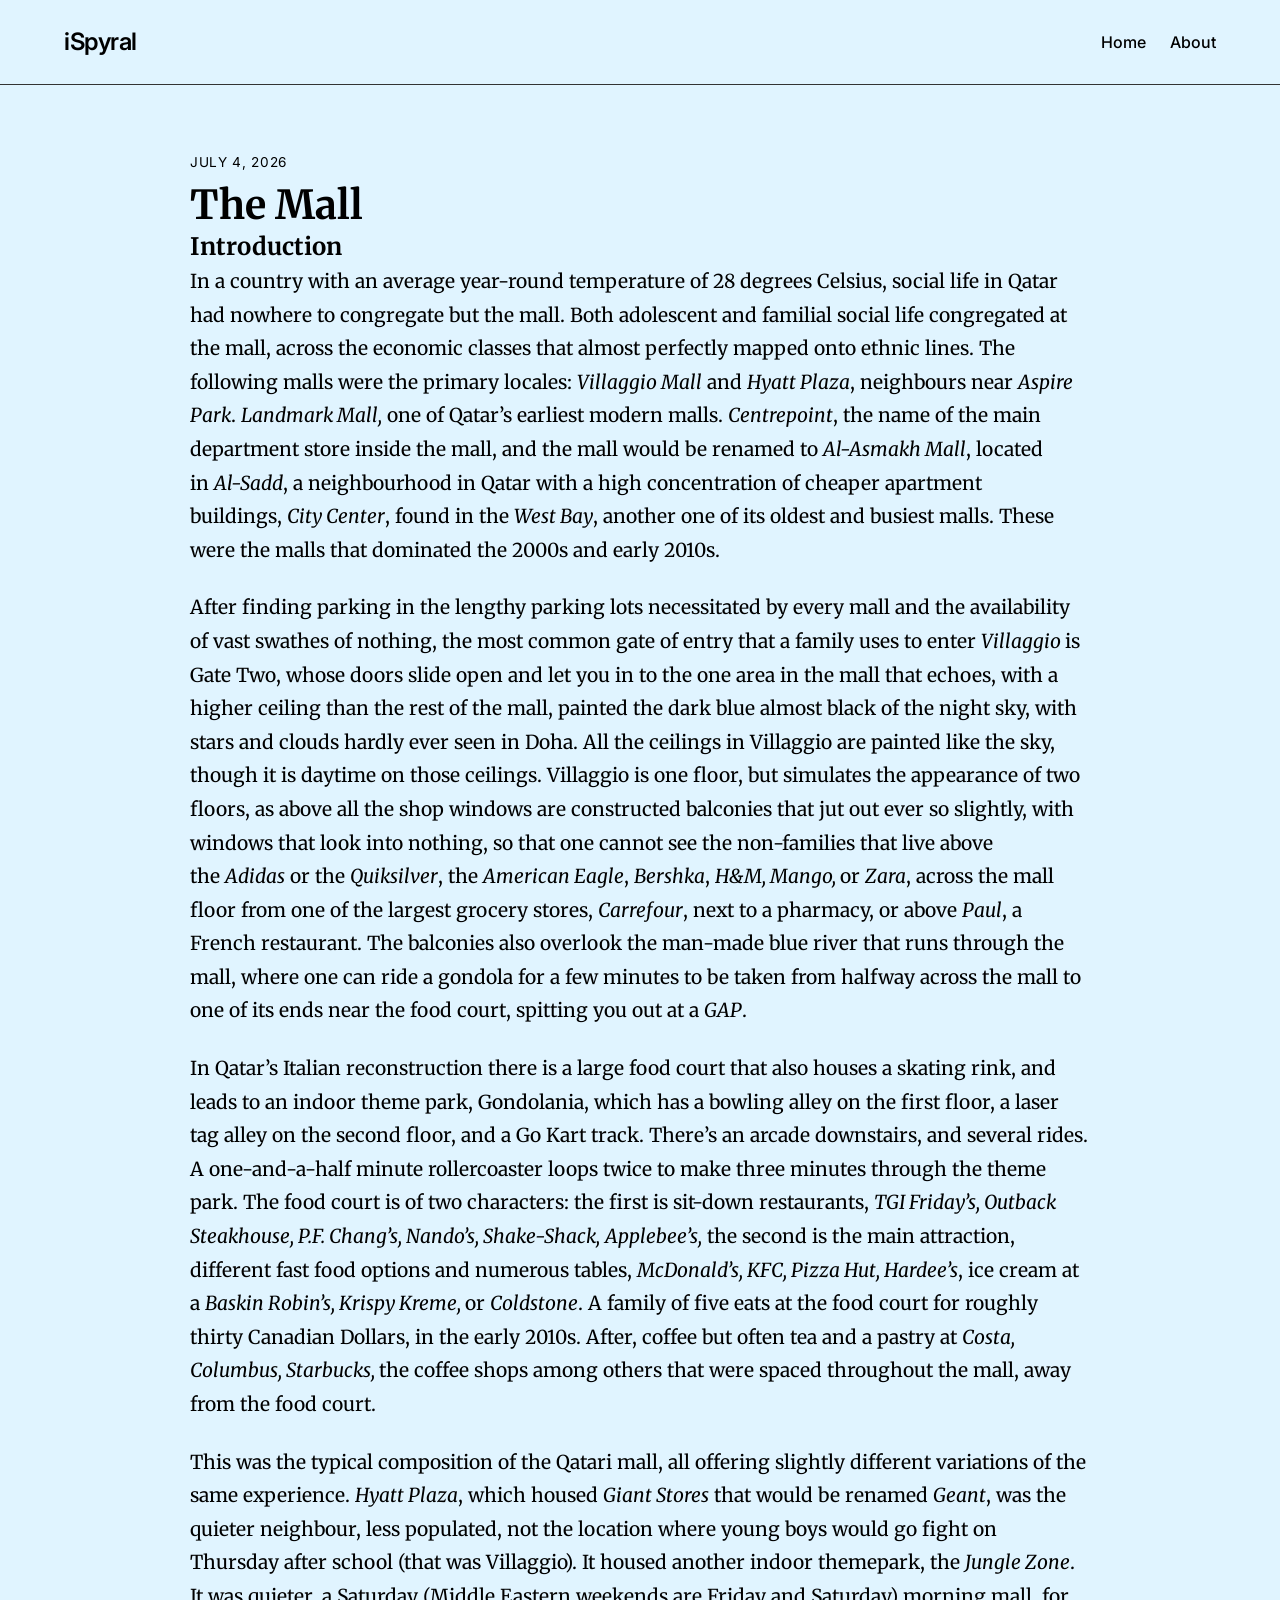
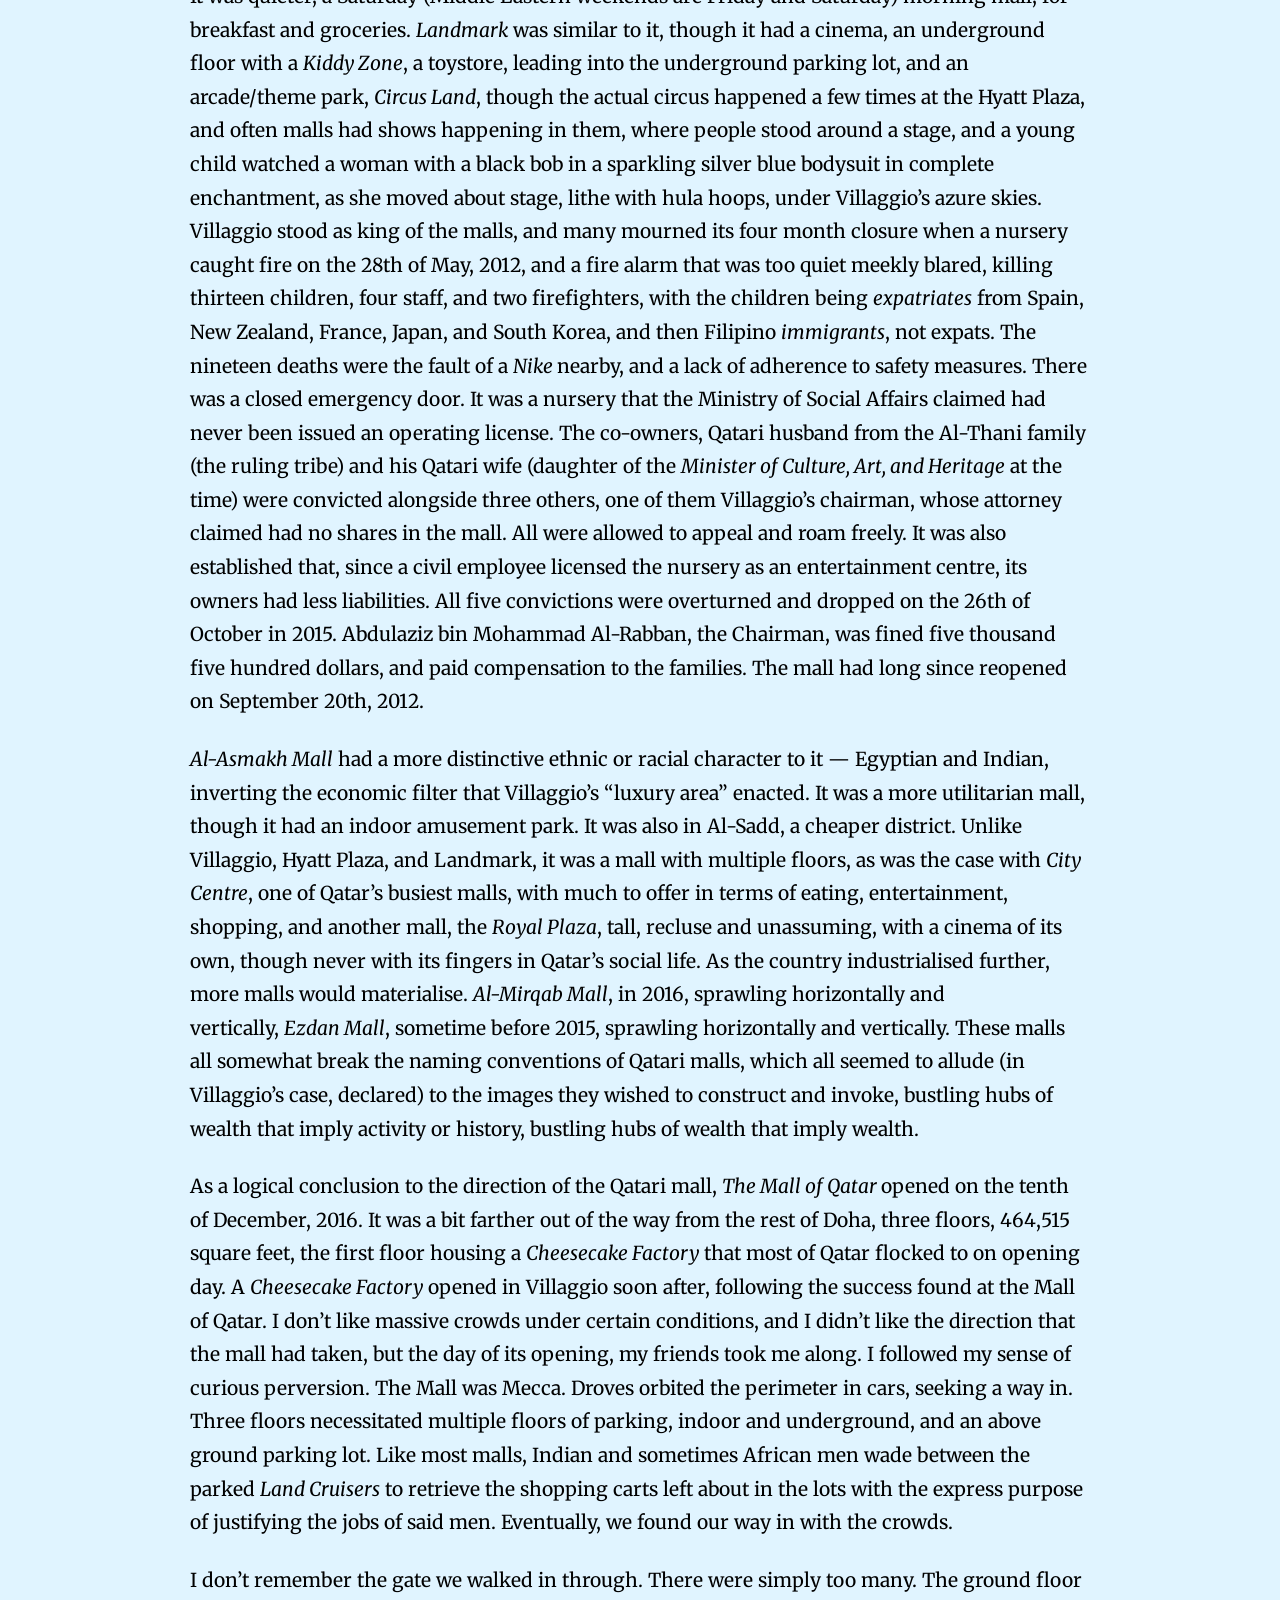
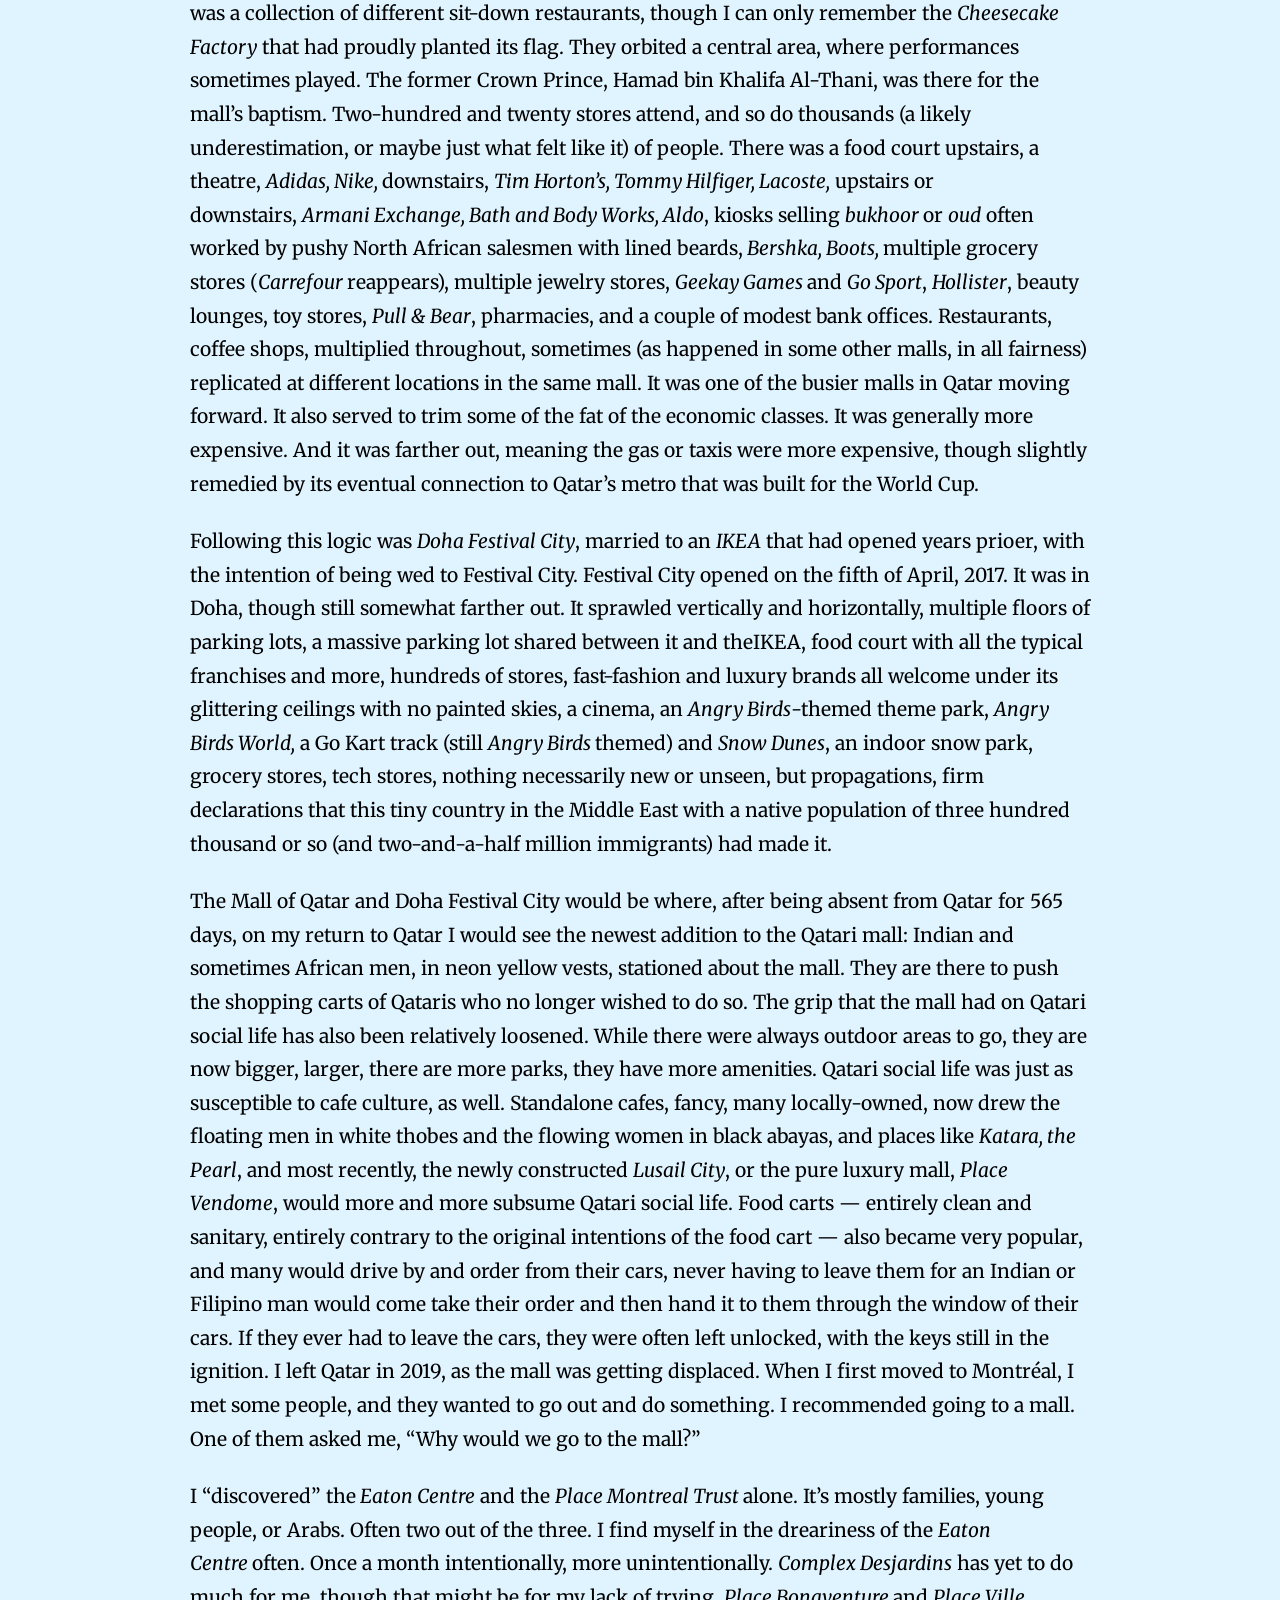
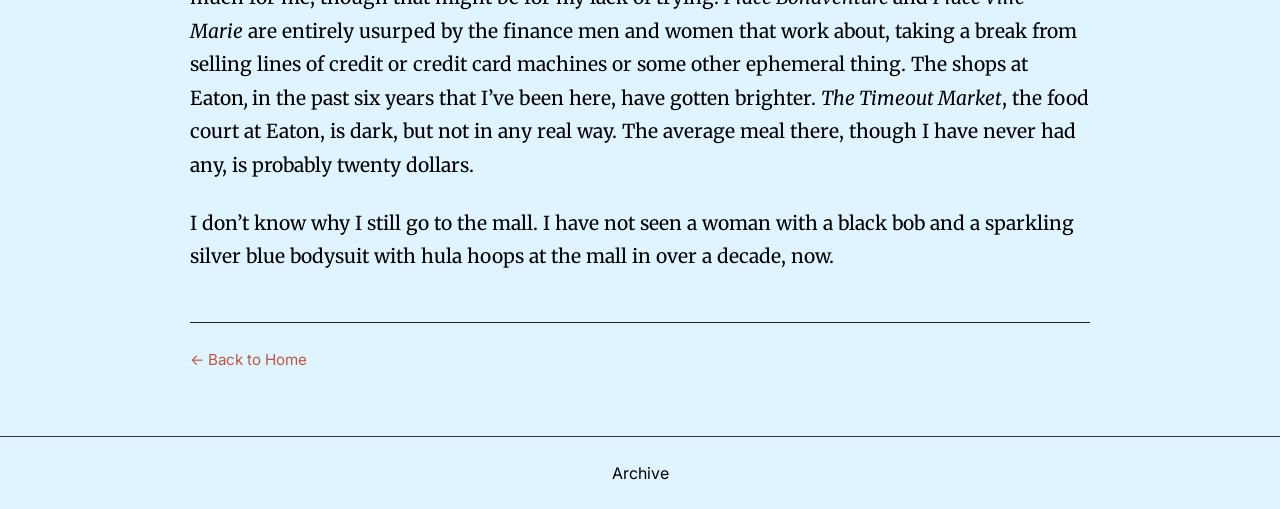
<file: posts/post3.html>
<!DOCTYPE html>
<html lang="en">

<head>
    <meta charset="UTF-8">
    <meta name="viewport" content="width=device-width, initial-scale=1.0">
    <title>Post Title - iSpyral</title>
    <link rel="preconnect" href="https://fonts.googleapis.com">
    <link rel="preconnect" href="https://fonts.gstatic.com" crossorigin>
    <link
        href="https://fonts.googleapis.com/css2?family=Inter:wght@400;500;600&family=Merriweather:ital,wght@0,400;0,700;1,400&display=swap"
        rel="stylesheet">
    <link rel="stylesheet" href="../normalizedStyle.css">
    <link rel="stylesheet" href="../style.css">
</head>

<body>

    <header class="header">
        <div class="header-inner">
            <div class="siteLogo"><a href="../index.html">iSpyral</a></div>
            <nav class="navigators">
                <ul>
                    <li><a href="../index.html">Home</a></li>
                    <li><a href="../about.html">About</a></li>
                </ul>
            </nav>
        </div>
    </header>

    <main class="container">
        <article class="single-post">
            <header class="single-post-header">
                <span class="post-date">July 4, 2026</span>
                <h1 class="single-post-title">The Mall</h1>
            </header>

            <div class="post-content">

                <h2><strong>Introduction</strong></h2>

                <p>In a country with an average year-round temperature of 28 degrees Celsius, social life in Qatar had
                    nowhere to congregate but the mall. Both adolescent and familial social life congregated at the
                    mall, across the economic classes that almost perfectly mapped onto ethnic lines. The following
                    malls were the primary locales:&nbsp;<em>Villaggio Mall</em>&nbsp;and&nbsp;<em>Hyatt Plaza</em>,
                    neighbours near&nbsp;<em>Aspire Park</em>.&nbsp;<em>Landmark Mall,</em>&nbsp;one of Qatar&rsquo;s
                    earliest modern malls.&nbsp;<em>Centrepoint</em>, the name of the main department store inside the
                    mall, and the mall would be renamed to&nbsp;<em>Al-Asmakh Mall</em>, located
                    in&nbsp;<em>Al-Sadd</em>, a neighbourhood in Qatar with a high concentration of cheaper apartment
                    buildings,&nbsp;<em>City Center</em>, found in the&nbsp;<em>West Bay</em>, another one of its oldest
                    and busiest malls. These were the malls that dominated the 2000s and early 2010s.</p>
                <p>After finding parking in the lengthy parking lots necessitated by every mall and the availability of
                    vast swathes of nothing, the most common gate of entry that a family uses to
                    enter&nbsp;<em>Villaggio&nbsp;</em>is Gate Two, whose doors slide open and let you in to the one
                    area in the mall that echoes, with a higher ceiling than the rest of the mall, painted the dark blue
                    almost black of the night sky, with stars and clouds hardly ever seen in Doha. All the ceilings in
                    Villaggio are painted like the sky, though it is daytime on those ceilings. Villaggio is one floor,
                    but simulates the appearance of two floors, as above all the shop windows are constructed balconies
                    that jut out ever so slightly, with windows that look into nothing, so that one cannot see the
                    non-families that live above the&nbsp;<em>Adidas</em>&nbsp;or the&nbsp;<em>Quiksilver</em>,
                    the&nbsp;<em>American Eagle</em>,&nbsp;<em>Bershka</em>,&nbsp;<em>H&amp;M,
                        Mango,&nbsp;</em>or&nbsp;<em>Zara</em>, across the mall floor from one of the largest grocery
                    stores,&nbsp;<em>Carrefour</em>, next to a pharmacy, or above&nbsp;<em>Paul</em>, a French
                    restaurant. The balconies also overlook the man-made blue river that runs through the mall, where
                    one can ride a gondola for a few minutes to be taken from halfway across the mall to one of its ends
                    near the food court, spitting you out at a&nbsp;<em>GAP</em>.</p>
                <p>In Qatar&rsquo;s Italian reconstruction there is a large food court that also houses a skating rink,
                    and leads to an indoor theme park, Gondolania, which has a bowling alley on the first floor, a laser
                    tag alley on the second floor, and a Go Kart track. There&rsquo;s an arcade downstairs, and several
                    rides. A one-and-a-half minute rollercoaster loops twice to make three minutes through the theme
                    park. The food court is of two characters: the first is sit-down restaurants,&nbsp;<em>TGI
                        Friday&rsquo;s, Outback Steakhouse, P.F. Chang&rsquo;s, Nando&rsquo;s,
                        Shake-Shack,</em>&nbsp;<em>Applebee&rsquo;s,</em>&nbsp;the second is the main attraction,
                    different fast food options and numerous tables,&nbsp;<em>McDonald&rsquo;s, KFC, Pizza Hut,
                        Hardee&rsquo;s</em>, ice cream at a&nbsp;<em>Baskin Robin&rsquo;s, Krispy
                        Kreme,&nbsp;</em>or&nbsp;<em>Coldstone</em>. A family of five eats at the food court for roughly
                    thirty Canadian Dollars, in the early 2010s. After, coffee but often tea and a pastry
                    at&nbsp;<em>Costa, Columbus, Starbucks,&nbsp;</em>the coffee shops among others that were spaced
                    throughout the mall, away from the food court.</p>
                <p>This was the typical composition of the Qatari mall, all offering slightly different variations of
                    the same experience.&nbsp;<em>Hyatt Plaza</em>, which housed&nbsp;<em>Giant Stores</em>&nbsp;that
                    would be renamed&nbsp;<em>Geant</em>, was the quieter neighbour, less populated, not the location
                    where young boys would go fight on Thursday after school (that was Villaggio). It housed another
                    indoor themepark, the&nbsp;<em>Jungle Zone</em>. It was quieter, a Saturday (Middle Eastern weekends
                    are Friday and Saturday) morning mall, for breakfast and groceries.&nbsp;<em>Landmark</em>&nbsp;was
                    similar to it, though it had a cinema, an underground floor with a&nbsp;<em>Kiddy Zone</em>, a
                    toystore, leading into the underground parking lot, and an arcade/theme park,&nbsp;<em>Circus
                        Land</em>, though the actual circus happened a few times at the Hyatt Plaza, and often malls had
                    shows happening in them, where people stood around a stage, and a young child watched a woman with a
                    black bob in a sparkling silver blue bodysuit in complete enchantment, as she moved about stage,
                    lithe with hula hoops, under Villaggio&rsquo;s azure skies. Villaggio stood as king of the malls,
                    and many mourned its four month closure when a nursery caught fire on the 28th of May, 2012, and a
                    fire alarm that was too quiet meekly blared, killing thirteen children, four staff, and two
                    firefighters, with the children being&nbsp;<em>expatriates</em>&nbsp;from Spain, New Zealand,
                    France, Japan, and South Korea, and then Filipino&nbsp;<em>immigrants</em>, not expats. The nineteen
                    deaths were the fault of a&nbsp;<em>Nike&nbsp;</em>nearby, and a lack of adherence to safety
                    measures. There was a closed emergency door. It was a nursery that the Ministry of Social Affairs
                    claimed had never been issued an operating license. The co-owners, Qatari husband from the Al-Thani
                    family (the ruling tribe) and his Qatari wife (daughter of the&nbsp;<em>Minister of Culture, Art,
                        and Heritage</em>&nbsp;at the time) were convicted alongside three others, one of them
                    Villaggio&rsquo;s chairman, whose attorney claimed had no shares in the mall. All were allowed to
                    appeal and roam freely. It was also established that, since a civil employee licensed the nursery as
                    an entertainment centre, its owners had less liabilities. All five convictions were overturned and
                    dropped on the 26th of October in 2015. Abdulaziz bin Mohammad Al-Rabban, the Chairman, was fined
                    five thousand five hundred dollars, and paid compensation to the families. The mall had long since
                    reopened on September 20th, 2012.</p>
                <p><em>Al-Asmakh Mall</em>&nbsp;had a more distinctive ethnic or racial character to it &mdash; Egyptian
                    and Indian, inverting the economic filter that Villaggio&rsquo;s &ldquo;luxury area&rdquo; enacted.
                    It was a more utilitarian mall, though it had an indoor amusement park. It was also in Al-Sadd, a
                    cheaper district. Unlike Villaggio, Hyatt Plaza, and Landmark, it was a mall with multiple floors,
                    as was the case with&nbsp;<em>City Centre</em>, one of Qatar&rsquo;s busiest malls, with much to
                    offer in terms of eating, entertainment, shopping, and another mall, the&nbsp;<em>Royal Plaza</em>,
                    tall, recluse and unassuming, with a cinema of its own, though never with its fingers in
                    Qatar&rsquo;s social life. As the country industrialised further, more malls would
                    materialise.&nbsp;<em>Al-Mirqab Mall</em>, in 2016, sprawling horizontally and
                    vertically,&nbsp;<em>Ezdan Mall</em>, sometime before 2015, sprawling horizontally and vertically.
                    These malls all somewhat break the naming conventions of Qatari malls, which all seemed to allude
                    (in Villaggio&rsquo;s case, declared) to the images they wished to construct and invoke, bustling
                    hubs of wealth that imply activity or history, bustling hubs of wealth that imply wealth.</p>
                <p>As a logical conclusion to the direction of the Qatari mall,&nbsp;<em>The Mall of
                        Qatar&nbsp;</em>opened on the tenth of December, 2016. It was a bit farther out of the way from
                    the rest of Doha, three floors, 464,515 square feet, the first floor housing a&nbsp;<em>Cheesecake
                        Factory</em>&nbsp;that most of Qatar flocked to on opening day. A&nbsp;<em>Cheesecake
                        Factory</em>&nbsp;opened in Villaggio soon after, following the success found at the Mall of
                    Qatar. I don&rsquo;t like massive crowds under certain conditions, and I didn&rsquo;t like the
                    direction that the mall had taken, but the day of its opening, my friends took me along. I followed
                    my sense of curious perversion. The Mall was Mecca. Droves orbited the perimeter in cars, seeking a
                    way in. Three floors necessitated multiple floors of parking, indoor and underground, and an above
                    ground parking lot. Like most malls, Indian and sometimes African men wade between the
                    parked&nbsp;<em>Land Cruisers</em>&nbsp;to retrieve the shopping carts left about in the lots with
                    the express purpose of justifying the jobs of said men. Eventually, we found our way in with the
                    crowds.</p>
                <p>I don&rsquo;t remember the gate we walked in through. There were simply too many. The ground floor
                    was a collection of different sit-down restaurants, though I can only remember
                    the&nbsp;<em>Cheesecake Factory</em>&nbsp;that had proudly planted its flag. They orbited a central
                    area, where performances sometimes played. The former Crown Prince, Hamad bin Khalifa Al-Thani, was
                    there for the mall&rsquo;s baptism. Two-hundred and twenty stores attend, and so do thousands (a
                    likely underestimation, or maybe just what felt like it) of people. There was a food court upstairs,
                    a theatre,&nbsp;<em>Adidas, Nike,&nbsp;</em>downstairs,&nbsp;<em>Tim Horton&rsquo;s, Tommy Hilfiger,
                        Lacoste,</em>&nbsp;upstairs or downstairs,&nbsp;<em>Armani Exchange, Bath and Body Works,
                        Aldo</em>, kiosks selling&nbsp;<em>bukhoor&nbsp;</em>or&nbsp;<em>oud</em>&nbsp;often worked by
                    pushy North African salesmen with lined beards,<em>&nbsp;Bershka, Boots,&nbsp;</em>multiple grocery
                    stores (<em>Carrefour&nbsp;</em>reappears), multiple jewelry stores,&nbsp;<em>Geekay
                        Games&nbsp;</em>and&nbsp;<em>Go Sport</em>,&nbsp;<em>Hollister</em>, beauty lounges, toy
                    stores,&nbsp;<em>Pull &amp; Bear</em>, pharmacies, and a couple of modest bank offices. Restaurants,
                    coffee shops, multiplied throughout, sometimes (as happened in some other malls, in all fairness)
                    replicated at different locations in the same mall. It was one of the busier malls in Qatar moving
                    forward. It also served to trim some of the fat of the economic classes. It was generally more
                    expensive. And it was farther out, meaning the gas or taxis were more expensive, though slightly
                    remedied by its eventual connection to Qatar&rsquo;s metro that was built for the World Cup.</p>
                <p>Following this logic was&nbsp;<em>Doha Festival City</em>, married to an&nbsp;<em>IKEA</em>&nbsp;that
                    had opened years prioer, with the intention of being wed to Festival City. Festival City opened on
                    the fifth of April, 2017. It was in Doha, though still somewhat farther out. It sprawled vertically
                    and horizontally, multiple floors of parking lots, a massive parking lot shared between it and
                    theIKEA, food court with all the typical franchises and more, hundreds of stores, fast-fashion and
                    luxury brands all welcome under its glittering ceilings with no painted skies, a cinema,
                    an&nbsp;<em>Angry Birds</em>-themed theme park,&nbsp;<em>Angry Birds World,</em>&nbsp;a Go Kart
                    track (still&nbsp;<em>Angry Birds&nbsp;</em>themed) and&nbsp;<em>Snow Dunes</em>, an indoor snow
                    park, grocery stores, tech stores, nothing necessarily new or unseen, but propagations, firm
                    declarations that this tiny country in the Middle East with a native population of three hundred
                    thousand or so (and two-and-a-half million immigrants) had made it.</p>
                <p>The Mall of Qatar and Doha Festival City would be where, after being absent from Qatar for 565 days,
                    on my return to Qatar I would see the newest addition to the Qatari mall: Indian and sometimes
                    African men, in neon yellow vests, stationed about the mall. They are there to push the shopping
                    carts of Qataris who no longer wished to do so. The grip that the mall had on Qatari social life has
                    also been relatively loosened. While there were always outdoor areas to go, they are now bigger,
                    larger, there are more parks, they have more amenities. Qatari social life was just as susceptible
                    to cafe culture, as well. Standalone cafes, fancy, many locally-owned, now drew the floating men in
                    white thobes and the flowing women in black abayas, and places like&nbsp;<em>Katara, the Pearl</em>,
                    and most recently, the newly constructed&nbsp;<em>Lusail City</em>, or the pure luxury
                    mall,&nbsp;<em>Place Vendome</em>, would more and more subsume Qatari social life. Food carts
                    &mdash; entirely clean and sanitary, entirely contrary to the original intentions of the food cart
                    &mdash; also became very popular, and many would drive by and order from their cars, never having to
                    leave them for an Indian or Filipino man would come take their order and then hand it to them
                    through the window of their cars. If they ever had to leave the cars, they were often left unlocked,
                    with the keys still in the ignition. I left Qatar in 2019, as the mall was getting displaced. When I
                    first moved to Montr&eacute;al, I met some people, and they wanted to go out and do something. I
                    recommended going to a mall. One of them asked me, &ldquo;Why would we go to the mall?&rdquo;</p>
                <p>I &ldquo;discovered&rdquo; the<em>&nbsp;Eaton Centre</em>&nbsp;and the&nbsp;<em>Place Montreal
                        Trust&nbsp;</em>alone. It&rsquo;s mostly families, young people, or Arabs. Often two out of the
                    three. I find myself in the dreariness of the&nbsp;<em>Eaton Centre&nbsp;</em>often. Once a month
                    intentionally, more unintentionally.&nbsp;<em>Complex Desjardins</em>&nbsp;has yet to do much for
                    me, though that might be for my lack of trying.&nbsp;<em>Place
                        Bonaventure&nbsp;</em>and&nbsp;<em>Place Ville Marie</em>&nbsp;are entirely usurped by the
                    finance men and women that work about, taking a break from selling lines of credit or credit card
                    machines or some other ephemeral thing. The shops at Eaton<em>,&nbsp;</em>in the past six years that
                    I&rsquo;ve been here, have gotten brighter.&nbsp;<em>The Timeout Market</em>, the food court at
                    Eaton, is dark, but not in any real way. The average meal there, though I have never had any, is
                    probably twenty dollars.</p>
                <p>I don&rsquo;t know why I still go to the mall. I have not seen a woman with a black bob and a
                    sparkling silver blue bodysuit with hula hoops at the mall in over a decade, now.</p>
            </div>

            <footer class="single-post-footer">
                <a href="../index.html" class="back-link">&larr; Back to Home</a>
            </footer>
        </article>
    </main>

    <footer class="footer">
        <div class="footer-inner">
            <a href="../archive.html">Archive</a>
        </div>
    </footer>

</body>

</html>
</file>
<file: style.css>
body {
  font-family: 'Inter', sans-serif; 
  background-color: #E0F4FF;
  color: black;
  display: flex;
  flex-direction: column;
  min-height: 100vh;
}

h1, h2, h3 {
  font-family: 'Merriweather', serif;
  font-weight: 700;
  color: black; 
}

.header, .footer {
  width: 100%;
}

.header { border-bottom: 1px solid #333; }
.footer { border-top: 1px solid #333; }

.header-inner, .footer-inner {
  display: flex;
  max-width: 1200px; 
  margin: 0 auto;
  width: 100%;
  padding: 1.5rem; 
}

.header-inner {
  justify-content: space-between;
  align-items: center;
}

.footer-inner {
  justify-content: center;
}

.siteLogo {
  font-weight: 600;
  font-size: 1.5rem;
  letter-spacing: -0.02em; 
}

.navigators ul{
  display: flex;
  gap: 1.5rem; 
  list-style: none; 
  padding: 0;
}

.navigators a {
  font-weight: 500;
}

.container {
  flex: 1;
  display: flex;
  flex-direction: column;
  padding: 2rem 1.5rem;
  margin: 0 auto;
  max-width: 1200px;
}

.post-header {
  margin-bottom: 0.75rem;
}

.post-date {
  font-size: 0.85rem;
  color: black;
  text-transform: uppercase;
  letter-spacing: 0.05em;
}

.post-title {
  margin-top: 0.25rem;
  font-size: 1.75rem;
  line-height: 1.3;
}

.post-title a:hover {
  color: #231010;
  text-decoration: none; 
}

.post-excerpt {
  color: black;
  font-size: 1rem;
  line-height: 1.6;
  margin-bottom: 1rem;
}

.read-more {
  font-size: 0.9rem;
  font-weight: 500;
  color: #1A2F3B; 
}

.single-post {
  margin: 0 auto;
  max-width: 900px; 
  width: 100%;
  padding: 2rem 0;
}

.single-post-title {
  font-size: 2.5rem;
  line-height: 1.2;
  margin-top: 0.5rem;
  color: black;
}

.post-content p {
  font-family: 'Merriweather', serif;
  font-size: 1.2rem;
  line-height: 1.75;
  color: black;
  margin-bottom: 1.5rem; 
}

.post-content h3 {
  font-size: 1.5rem;
  margin-top: 2rem;
  margin-bottom: 0.75rem;
  color: black;
}

.single-post-footer {
  margin-top: 3rem;
  padding-top: 1.5rem;
  border-top: 1px solid #222;
}

.back-link {
  font-size: 0.95rem;
  color: #C05640;
}

.post-content a {
  text-decoration: underline;
  text-underline-offset: 3px; 
  text-decoration-color: black; 
}

.post-content a:hover {
  color: #231010; 
  text-decoration-color: black; 
  text-decoration: underline; 
}

.container section {
  width: 100%;
}

.content {
  display: flex;
  flex-direction: column;
  flex: 1;                   
}

.post-card {
  display: flex;
  flex-direction: row;       
  gap: 2.5rem;              
  padding: 2.5rem 0;
  border-bottom: 1px solid #333;
  margin: 0 auto;
  max-width: 1200px;
  width: 100%;
  align-items: center;       
}

.post-card.no-border {
  border-bottom: 0;
}

.content-image {
  flex: 0 0 300px;           
  max-width: 300px;
  height: 200px;             
  border-radius: 4px;        
  overflow: hidden;          
  background-color: #d1e8f5; 
}

.content-image img {
  width: 100%;
  height: 100%;
  object-fit: cover;         
}

@media (max-width: 768px) {
  .post-card {
    flex-direction: column-reverse; 
    gap: 1.5rem;
  }
  
  .content-image {
    flex: none;
    max-width: 100%;
    width: 100%;                    
    height: 220px;
  }
}

.footer {
  flex-shrink: 0;
}

.legend ul {
  display:flex;
  flex-direction:row;
  justify-content: center;
  gap:10px;
  margin-top: 10px;
}

button {
  background-color: lightgray;
  color: #000000;
  border: 1px solid #000000;
  padding: 9px 18px;
  font-size: 15px;
  font-weight: 700;
  border-radius: 0px; 
  cursor: pointer;
  box-shadow: 3px 3px 0px #000000;
  transition: all 0.1s ease;
}

.tag-btn-pop {
  background-color: #ffffff;   
  color: #000000;
  border: 2px solid #000000;   
  padding: 8px 18px;
  font-size: 14px;
  font-weight: 600;
  border-radius: 20px;         
  cursor: pointer;
  box-shadow: 3px 3px 0px #000000; 
  transition: all 0.15s ease;
}

.tag-btn-pop:hover {
  transform: translateY(-1px);
  box-shadow: 4px 4px 0px #000000;
}

.tag-btn-pop:active {
  transform: translate(2px, 2px);
  box-shadow: 1px 1px 0px #000000;
}

.tag-btn-pop.is-active {
  background-color: #1A2F3B;   
  color: #ffffff;              
  border-color: #1A2F3B;
  transform: translate(3px, 3px); 
  box-shadow: 0px 0px 0px #000000;
}
</file>
<file: normalizedStyle.css>
*, *::before, *::after {
  box-sizing: border-box;
}

*:not(dialog) {
  margin: 0;
}

@media (prefers-reduced-motion: no-preference) {
  html {
    interpolate-size: allow-keywords;
  }
}

body {
  line-height: 1.5;
  -webkit-font-smoothing: antialiased;
  
}

img, picture, video, canvas, svg {
  display: block;
  max-width: 100%;
}

input, button, textarea, select {
  font: inherit;
}

p, h1, h2, h3, h4, h5, h6 {
  overflow-wrap: break-word;
}

p {
  text-wrap: pretty;
}
h1, h2, h3, h4, h5, h6 {
  text-wrap: balance;
}

a {
  text-decoration: none;
  color: inherit;
  transition: opacity 0.2s ease;
}

a:hover,
a:focus-visible {
  opacity: 0.75;
  text-decoration: underline;
  text-underline-offset: 4px; 
  outline: none; 
}


#root, #__next {
  isolation: isolate;
}

ul, ol {
  padding: 0;
  list-style: none; }
</file>
